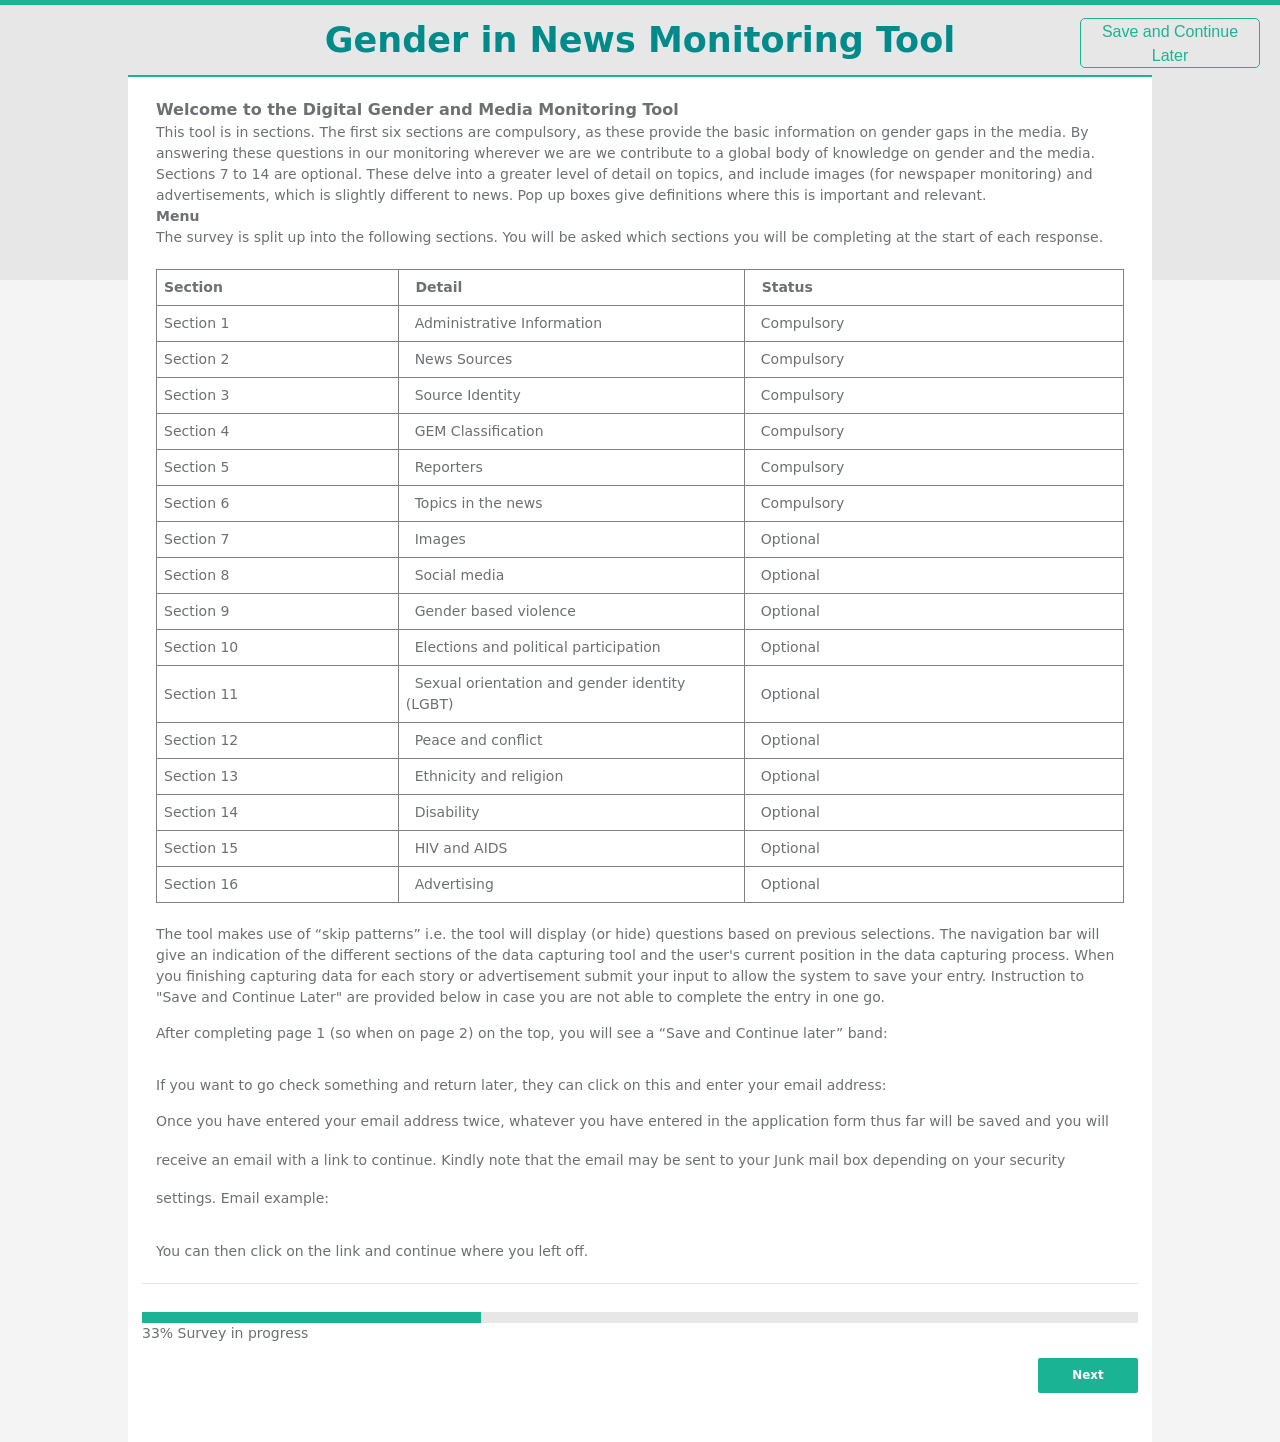
<file: frontend/index.html>
<!DOCTYPE html>
<html>
<head>
    <meta charset="utf-8" />
    <title>Survey - Gender in News Monitoring Tool</title>
    <meta name="viewport" content="width=device-width, initial-scale=1.0">
    <link type="text/css" rel="stylesheet" href="./assets/css/jquery-ui.css" />
    <link type="text/css" rel="stylesheet" href="./assets/css/survey.css" />
    <link type="text/css" rel="stylesheet" href="./assets/css/bootstrap.min.css">
    <link type="text/css" rel="stylesheet" href="./assets/css/custom.css" >
</head>

<body>
    <div class="online_status"></div>
    <div id="surveyElement"></div>
    <button class="save_resume" id="snrBtn">Save and Continue Later</button>

    <!-- Save and Resume Modal -->
    <div id="snrModal" class="modal">
        <!-- Modal content -->
        <div class="modal-content">
            <span class="close">&times;</span>
            <h2 class="modal_title">Save and Continue Later</h2>
            <i>Please supply an email address to save your progress. A unique link will be emailed to you that will allow you to return where you left off.</i>
            <div class="modal_input_group">
               <label class="modal_input_label" for="name">Email</label> 
               <input class="modal_input" type="text" name="" id="">
            </div>
            <div class="modal_input_group">
                <label class="modal_input_label" for="email">Verify Email</label> 
                <input class="modal_input" type="text" name="" id="">
            </div>
            <div class="modal_input_group">
                <button class="modal_btn">Save</button>
            </div>
        </div>
    </div>


    <!-- Survey Completed Modal -->
    <div id="scmModal" class="modal thanks">
        <!-- Modal content -->
        <div class="modal-content">
            <h3 class="modal_title success">Thank you for completing the survey!</h3>
            <div id="scmClose" class="modal_input_group close">
                <button class="close modal_btn">Close</button>
            </div>
        </div>
    </div>


    <!-- Confirm Modal -->
    <div id="cnfModal" class="modal">
            <!-- Modal content -->
            <div class="modal-content">
                <h2 class="modal_title">Are You Sure?</h2>
                <div class="modal_input_group cnf">
                    <button id="modal_btn_confirm" class="modal_btn cnf">Yes</button>
                    <button id="modal_btn_cancel" class="modal_btn cnf">Cancel</button>
                </div>
            </div>
    </div>

    <!-- Online Status  Modal -->
    <div id="onlineStatusModal" class="modal">
            <!-- Modal content -->
            <div class="modal-content">
                <i style="color:red;">You don't have Internet connectivity, Please try after sometimes.</i>
                <div class="modal_input_group">
                    <button id="online_status_btn" class="modal_btn">Close</button>
                </div>
            </div>
    </div>

   
    <script src="./assets/js/jquery.js"></script>
    <script src="./assets/js/jquery-ui.min.js"></script>
    <script src="./assets/js/survey.app.js"></script>
    <script src="./assets/js/surveyjs-widgets.js"></script>
    <script src="./assets/js/homepage.js"></script>
    <script src="./assets/js/questions.js"></script>
    <script src="./assets/js/config.js"></script>
    <script src="./assets/js/survey.js"></script>
    <script src="./assets/js/scripts.js"></script>


</body>
</html>
</file>
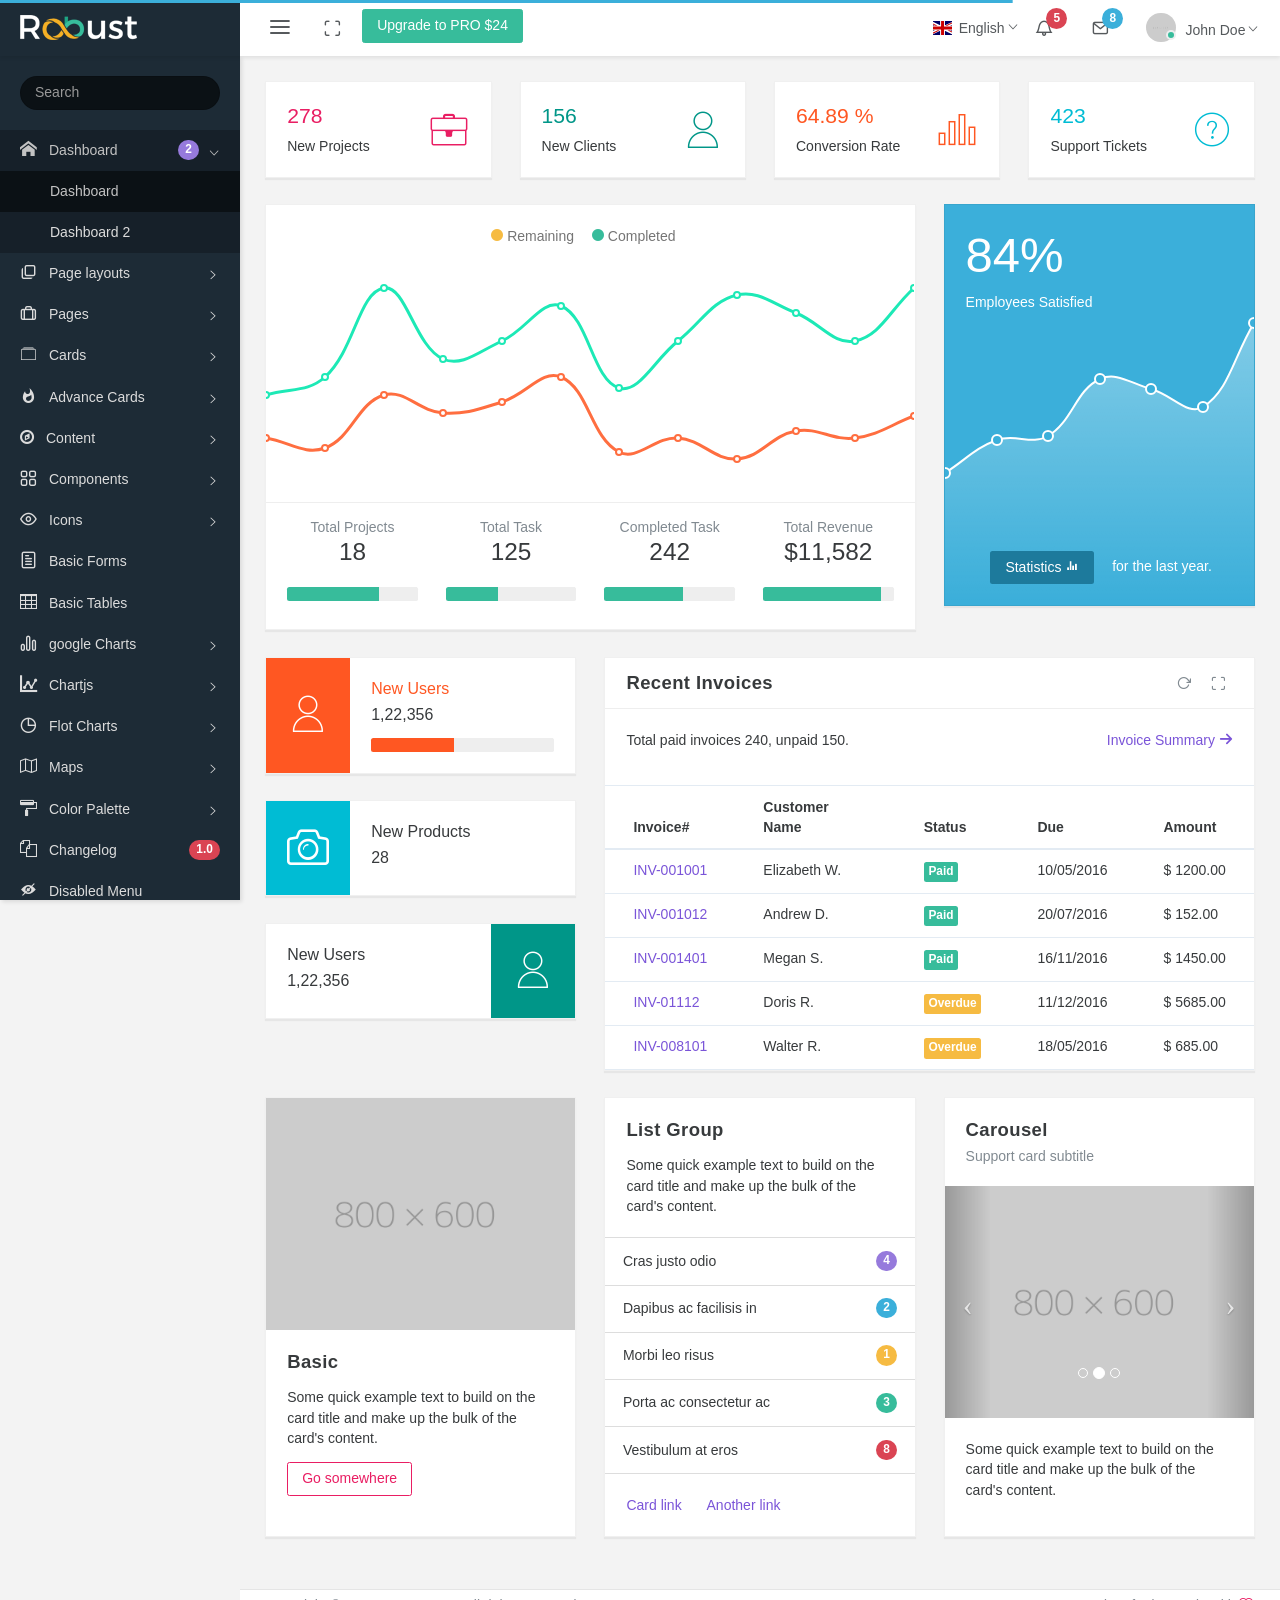
<file: frontend/dashboard/index.html>
<!DOCTYPE html>
<html lang="en" data-textdirection="ltr" class="loading">
  <head>
    <meta http-equiv="Content-Type" content="text/html; charset=UTF-8">
    <meta http-equiv="X-UA-Compatible" content="IE=edge">
    <meta name="viewport" content="width=device-width, initial-scale=1.0, user-scalable=0, minimal-ui">
    <meta name="description" content="Robust admin is super flexible, powerful, clean &amp; modern responsive bootstrap 4 admin template with unlimited possibilities.">
    <meta name="keywords" content="admin template, robust admin template, dashboard template, flat admin template, responsive admin template, web app">
    <meta name="author" content="PIXINVENT">
    <title>Project Dashboard - Robust Free Bootstrap Admin Template</title>
    <link rel="apple-touch-icon" sizes="60x60" href="./app-assets/images/ico/apple-icon-60.png">
    <link rel="apple-touch-icon" sizes="76x76" href="./app-assets/images/ico/apple-icon-76.png">
    <link rel="apple-touch-icon" sizes="120x120" href="./app-assets/images/ico/apple-icon-120.png">
    <link rel="apple-touch-icon" sizes="152x152" href="./app-assets/images/ico/apple-icon-152.png">
    <link rel="shortcut icon" type="image/x-icon" href="./app-assets/images/ico/favicon.ico">
    <link rel="shortcut icon" type="image/png" href="./app-assets/images/ico/favicon-32.png">
    <meta name="apple-mobile-web-app-capable" content="yes">
    <meta name="apple-touch-fullscreen" content="yes">
    <meta name="apple-mobile-web-app-status-bar-style" content="default">
    <!-- BEGIN VENDOR CSS-->
    <link rel="stylesheet" type="text/css" href="./app-assets/css/bootstrap.css">
    <!-- font icons-->
    <link rel="stylesheet" type="text/css" href="./app-assets/fonts/icomoon.css">
    <link rel="stylesheet" type="text/css" href="./app-assets/fonts/flag-icon-css/css/flag-icon.min.css">
    <link rel="stylesheet" type="text/css" href="./app-assets/vendors/css/extensions/pace.css">
    <!-- END VENDOR CSS-->
    <!-- BEGIN ROBUST CSS-->
    <link rel="stylesheet" type="text/css" href="./app-assets/css/bootstrap-extended.css">
    <link rel="stylesheet" type="text/css" href="./app-assets/css/app.css">
    <link rel="stylesheet" type="text/css" href="./app-assets/css/colors.css">
    <!-- END ROBUST CSS-->
    <!-- BEGIN Page Level CSS-->
    <link rel="stylesheet" type="text/css" href="./app-assets/css/core/menu/menu-types/vertical-menu.css">
    <link rel="stylesheet" type="text/css" href="./app-assets/css/core/menu/menu-types/vertical-overlay-menu.css">
    <link rel="stylesheet" type="text/css" href="./app-assets/css/core/colors/palette-gradient.css">
    <!-- END Page Level CSS-->
    <!-- BEGIN Custom CSS-->
    <link rel="stylesheet" type="text/css" href="./assets/css/style.css">
    <!-- END Custom CSS-->
  </head>
  <body data-open="click" data-menu="vertical-menu" data-col="2-columns" class="vertical-layout vertical-menu 2-columns  fixed-navbar">

    <!-- navbar-fixed-top-->
    <nav class="header-navbar navbar navbar-with-menu navbar-fixed-top navbar-semi-dark navbar-shadow">
      <div class="navbar-wrapper">
        <div class="navbar-header">
          <ul class="nav navbar-nav">
            <li class="nav-item mobile-menu hidden-md-up float-xs-left"><a class="nav-link nav-menu-main menu-toggle hidden-xs"><i class="icon-menu5 font-large-1"></i></a></li>
            <li class="nav-item"><a href="index.html" class="navbar-brand nav-link"><img alt="branding logo" src="./app-assets/images/logo/robust-logo-light.png" data-expand="./app-assets/images/logo/robust-logo-light.png" data-collapse="./app-assets/images/logo/robust-logo-small.png" class="brand-logo"></a></li>
            <li class="nav-item hidden-md-up float-xs-right"><a data-toggle="collapse" data-target="#navbar-mobile" class="nav-link open-navbar-container"><i class="icon-ellipsis pe-2x icon-icon-rotate-right-right"></i></a></li>
          </ul>
        </div>
        <div class="navbar-container content container-fluid">
          <div id="navbar-mobile" class="collapse navbar-toggleable-sm">
            <ul class="nav navbar-nav">
              <li class="nav-item hidden-sm-down"><a class="nav-link nav-menu-main menu-toggle hidden-xs"><i class="icon-menu5">         </i></a></li>
              <li class="nav-item hidden-sm-down"><a href="#" class="nav-link nav-link-expand"><i class="ficon icon-expand2"></i></a></li>
              <li class="nav-item hidden-sm-down"><a href="https://pixinvent.com/bootstrap-admin-template/robust/" target="_blank" class="btn btn-success upgrade-to-pro">Upgrade to PRO $24</a></li>
            </ul>
            <ul class="nav navbar-nav float-xs-right">
              <li class="dropdown dropdown-language nav-item"><a id="dropdown-flag" href="#" data-toggle="dropdown" aria-haspopup="true" aria-expanded="false" class="dropdown-toggle nav-link"><i class="flag-icon flag-icon-gb"></i><span class="selected-language">English</span></a>
                <div aria-labelledby="dropdown-flag" class="dropdown-menu"><a href="#" class="dropdown-item"><i class="flag-icon flag-icon-gb"></i> English</a><a href="#" class="dropdown-item"><i class="flag-icon flag-icon-fr"></i> French</a><a href="#" class="dropdown-item"><i class="flag-icon flag-icon-cn"></i> Chinese</a><a href="#" class="dropdown-item"><i class="flag-icon flag-icon-de"></i> German</a></div>
              </li>
              <li class="dropdown dropdown-notification nav-item"><a href="#" data-toggle="dropdown" class="nav-link nav-link-label"><i class="ficon icon-bell4"></i><span class="tag tag-pill tag-default tag-danger tag-default tag-up">5</span></a>
                <ul class="dropdown-menu dropdown-menu-media dropdown-menu-right">
                  <li class="dropdown-menu-header">
                    <h6 class="dropdown-header m-0"><span class="grey darken-2">Notifications</span><span class="notification-tag tag tag-default tag-danger float-xs-right m-0">5 New</span></h6>
                  </li>
                  <li class="list-group scrollable-container"><a href="javascript:void(0)" class="list-group-item">
                      <div class="media">
                        <div class="media-left valign-middle"><i class="icon-cart3 icon-bg-circle bg-cyan"></i></div>
                        <div class="media-body">
                          <h6 class="media-heading">You have new order!</h6>
                          <p class="notification-text font-small-3 text-muted">Lorem ipsum dolor sit amet, consectetuer elit.</p><small>
                            <time datetime="2015-06-11T18:29:20+08:00" class="media-meta text-muted">30 minutes ago</time></small>
                        </div>
                      </div></a><a href="javascript:void(0)" class="list-group-item">
                      <div class="media">
                        <div class="media-left valign-middle"><i class="icon-monitor3 icon-bg-circle bg-red bg-darken-1"></i></div>
                        <div class="media-body">
                          <h6 class="media-heading red darken-1">99% Server load</h6>
                          <p class="notification-text font-small-3 text-muted">Aliquam tincidunt mauris eu risus.</p><small>
                            <time datetime="2015-06-11T18:29:20+08:00" class="media-meta text-muted">Five hour ago</time></small>
                        </div>
                      </div></a><a href="javascript:void(0)" class="list-group-item">
                      <div class="media">
                        <div class="media-left valign-middle"><i class="icon-server2 icon-bg-circle bg-yellow bg-darken-3"></i></div>
                        <div class="media-body">
                          <h6 class="media-heading yellow darken-3">Warning notifixation</h6>
                          <p class="notification-text font-small-3 text-muted">Vestibulum auctor dapibus neque.</p><small>
                            <time datetime="2015-06-11T18:29:20+08:00" class="media-meta text-muted">Today</time></small>
                        </div>
                      </div></a><a href="javascript:void(0)" class="list-group-item">
                      <div class="media">
                        <div class="media-left valign-middle"><i class="icon-check2 icon-bg-circle bg-green bg-accent-3"></i></div>
                        <div class="media-body">
                          <h6 class="media-heading">Complete the task</h6><small>
                            <time datetime="2015-06-11T18:29:20+08:00" class="media-meta text-muted">Last week</time></small>
                        </div>
                      </div></a><a href="javascript:void(0)" class="list-group-item">
                      <div class="media">
                        <div class="media-left valign-middle"><i class="icon-bar-graph-2 icon-bg-circle bg-teal"></i></div>
                        <div class="media-body">
                          <h6 class="media-heading">Generate monthly report</h6><small>
                            <time datetime="2015-06-11T18:29:20+08:00" class="media-meta text-muted">Last month</time></small>
                        </div>
                      </div></a></li>
                  <li class="dropdown-menu-footer"><a href="javascript:void(0)" class="dropdown-item text-muted text-xs-center">Read all notifications</a></li>
                </ul>
              </li>
              <li class="dropdown dropdown-notification nav-item"><a href="#" data-toggle="dropdown" class="nav-link nav-link-label"><i class="ficon icon-mail6"></i><span class="tag tag-pill tag-default tag-info tag-default tag-up">8</span></a>
                <ul class="dropdown-menu dropdown-menu-media dropdown-menu-right">
                  <li class="dropdown-menu-header">
                    <h6 class="dropdown-header m-0"><span class="grey darken-2">Messages</span><span class="notification-tag tag tag-default tag-info float-xs-right m-0">4 New</span></h6>
                  </li>
                  <li class="list-group scrollable-container"><a href="javascript:void(0)" class="list-group-item">
                      <div class="media">
                        <div class="media-left"><span class="avatar avatar-sm avatar-online rounded-circle"><img src="./app-assets/images/portrait/small/avatar-s-1.png" alt="avatar"><i></i></span></div>
                        <div class="media-body">
                          <h6 class="media-heading">Margaret Govan</h6>
                          <p class="notification-text font-small-3 text-muted">I like your portfolio, let's start the project.</p><small>
                            <time datetime="2015-06-11T18:29:20+08:00" class="media-meta text-muted">Today</time></small>
                        </div>
                      </div></a><a href="javascript:void(0)" class="list-group-item">
                      <div class="media">
                        <div class="media-left"><span class="avatar avatar-sm avatar-busy rounded-circle"><img src="./app-assets/images/portrait/small/avatar-s-2.png" alt="avatar"><i></i></span></div>
                        <div class="media-body">
                          <h6 class="media-heading">Bret Lezama</h6>
                          <p class="notification-text font-small-3 text-muted">I have seen your work, there is</p><small>
                            <time datetime="2015-06-11T18:29:20+08:00" class="media-meta text-muted">Tuesday</time></small>
                        </div>
                      </div></a><a href="javascript:void(0)" class="list-group-item">
                      <div class="media">
                        <div class="media-left"><span class="avatar avatar-sm avatar-online rounded-circle"><img src="./app-assets/images/portrait/small/avatar-s-3.png" alt="avatar"><i></i></span></div>
                        <div class="media-body">
                          <h6 class="media-heading">Carie Berra</h6>
                          <p class="notification-text font-small-3 text-muted">Can we have call in this week ?</p><small>
                            <time datetime="2015-06-11T18:29:20+08:00" class="media-meta text-muted">Friday</time></small>
                        </div>
                      </div></a><a href="javascript:void(0)" class="list-group-item">
                      <div class="media">
                        <div class="media-left"><span class="avatar avatar-sm avatar-away rounded-circle"><img src="./app-assets/images/portrait/small/avatar-s-6.png" alt="avatar"><i></i></span></div>
                        <div class="media-body">
                          <h6 class="media-heading">Eric Alsobrook</h6>
                          <p class="notification-text font-small-3 text-muted">We have project party this saturday night.</p><small>
                            <time datetime="2015-06-11T18:29:20+08:00" class="media-meta text-muted">last month</time></small>
                        </div>
                      </div></a></li>
                  <li class="dropdown-menu-footer"><a href="javascript:void(0)" class="dropdown-item text-muted text-xs-center">Read all messages</a></li>
                </ul>
              </li>
              <li class="dropdown dropdown-user nav-item"><a href="#" data-toggle="dropdown" class="dropdown-toggle nav-link dropdown-user-link"><span class="avatar avatar-online"><img src="./app-assets/images/portrait/small/avatar-s-1.png" alt="avatar"><i></i></span><span class="user-name">John Doe</span></a>
                <div class="dropdown-menu dropdown-menu-right"><a href="#" class="dropdown-item"><i class="icon-head"></i> Edit Profile</a><a href="#" class="dropdown-item"><i class="icon-mail6"></i> My Inbox</a><a href="#" class="dropdown-item"><i class="icon-clipboard2"></i> Task</a><a href="#" class="dropdown-item"><i class="icon-calendar5"></i> Calender</a>
                  <div class="dropdown-divider"></div><a href="#" class="dropdown-item"><i class="icon-power3"></i> Logout</a>
                </div>
              </li>
            </ul>
          </div>
        </div>
      </div>
    </nav>

    <!-- ////////////////////////////////////////////////////////////////////////////-->


    <!-- main menu-->
    <div data-scroll-to-active="true" class="main-menu menu-fixed menu-dark menu-accordion menu-shadow">
      <!-- main menu header-->
      <div class="main-menu-header">
        <input type="text" placeholder="Search" class="menu-search form-control round"/>
      </div>
      <!-- / main menu header-->
      <!-- main menu content-->
      <div class="main-menu-content">
        <ul id="main-menu-navigation" data-menu="menu-navigation" class="navigation navigation-main">
          <li class=" nav-item"><a href="index.html"><i class="icon-home3"></i><span data-i18n="nav.dash.main" class="menu-title">Dashboard</span><span class="tag tag tag-primary tag-pill float-xs-right mr-2">2</span></a>
            <ul class="menu-content">
              <li class="active"><a href="index.html" data-i18n="nav.dash.main" class="menu-item">Dashboard</a>
              </li>
              <li><a href="dashboard-2.html" data-i18n="nav.dash.main" class="menu-item">Dashboard 2</a>
              </li>
            </ul>
          </li>
          <li class=" nav-item"><a href="#"><i class="icon-stack-2"></i><span data-i18n="nav.page_layouts.main" class="menu-title">Page layouts</span></a>
            <ul class="menu-content">
              <li><a href="layout-1-column.html" data-i18n="nav.page_layouts.1_column" class="menu-item">1 column</a>
              </li>
              <li><a href="layout-2-columns.html" data-i18n="nav.page_layouts.2_columns" class="menu-item">2 columns</a>
              </li>
              <li><a href="layout-boxed.html" data-i18n="nav.page_layouts.boxed_layout" class="menu-item">Boxed layout</a>
              </li>
              <li><a href="layout-static.html" data-i18n="nav.page_layouts.static_layout" class="menu-item">Static layout</a>
              </li>
              <li class="navigation-divider"></li>
              <li><a href="layout-light.html" data-i18n="nav.page_layouts.light_layout" class="menu-item">Light layout</a>
              </li>
              <li><a href="layout-dark.html" data-i18n="nav.page_layouts.dark_layout" class="menu-item">Dark layout</a>
              </li>
              <li><a href="layout-semi-dark.html" data-i18n="nav.page_layouts.semi_dark_layout" class="menu-item">Semi dark layout</a>
              </li>
            </ul>
          </li>
          <li class=" nav-item"><a href="#"><i class="icon-briefcase4"></i><span data-i18n="nav.project.main" class="menu-title">Pages</span></a>
            <ul class="menu-content">
              <li><a href="invoice-template.html" data-i18n="nav.invoice.invoice_template" class="menu-item">Invoice Template</a>
              </li>
              <li><a href="gallery-grid.html" data-i18n="nav.gallery_pages.gallery_grid" class="menu-item">Gallery Grid</a>
              </li>
              <li><a href="search-page.html" data-i18n="nav.search_pages.search_page" class="menu-item">Search Page</a>
              </li>
              <li><a href="search-website.html" data-i18n="nav.search_pages.search_website" class="menu-item">Search Website</a>
              </li>
              <li><a href="login-simple.html" data-i18n="nav.login_register_pages.login_simple" class="menu-item">Login Simple</a>
              </li>
              <li><a href="register-simple.html" data-i18n="nav.login_register_pages.register_simple" class="menu-item">Register Simple</a>
              </li>
              <li><a href="unlock-user.html" data-i18n="nav.login_register_pages.unlock_user" class="menu-item">Unlock User</a>
              </li>
              <li><a href="recover-password.html" data-i18n="nav.login_register_pages.recover_password" class="menu-item">Recover Password</a>
              </li>
              <li><a href="#" data-i18n="nav.error_pages.main" class="menu-item">Error</a>
                <ul class="menu-content">
                  <li><a href="error-400.html" data-i18n="nav.error_pages.error_400" class="menu-item">Error 400</a>
                  </li>
                  <li><a href="error-401.html" data-i18n="nav.error_pages.error_401" class="menu-item">Error 401</a>
                  </li>
                  <li><a href="error-403.html" data-i18n="nav.error_pages.error_403" class="menu-item">Error 403</a>
                  </li>
                  <li><a href="error-404.html" data-i18n="nav.error_pages.error_404" class="menu-item">Error 404</a>
                  </li>
                  <li><a href="error-500.html" data-i18n="nav.error_pages.error_500" class="menu-item">Error 500</a>
                  </li>
                </ul>
              </li>
              <li><a href="coming-soon-flat.html" data-i18n="nav.other_pages.coming_soon.coming_soon_flat" class="menu-item">Coming Soon</a>
              </li>
              <li><a href="under-maintenance.html" data-i18n="nav.other_pages.under_maintenance" class="menu-item">Maintenance</a>
              </li>
            </ul>
          </li>
          <li class=" nav-item"><a href="#"><i class="icon-ios-albums-outline"></i><span data-i18n="nav.cards.main" class="menu-title">Cards</span></a>
            <ul class="menu-content">
              <li><a href="card-bootstrap.html" data-i18n="nav.cards.card_bootstrap" class="menu-item">Bootstrap Cards</a>
              </li>
              <li><a href="card-actions.html" data-i18n="nav.cards.card_actions" class="menu-item">Card Action</a>
              </li>
            </ul>
          </li>
          <li class=" nav-item"><a href="#"><i class="icon-whatshot"></i><span data-i18n="nav.advance_cards.main" class="menu-title">Advance Cards</span></a>
            <ul class="menu-content">
              <li><a href="card-statistics.html" data-i18n="nav.cards.card_statistics" class="menu-item">Statistics</a>
              </li>
              <li><a href="card-charts.html" data-i18n="nav.cards.card_charts" class="menu-item">Charts</a>
              </li>
            </ul>
          </li>
          <li class=" nav-item"><a href="#"><i class="icon-compass3"></i><span data-i18n="nav.content.main" class="menu-title">Content</span></a>
            <ul class="menu-content">
              <li><a href="content-grid.html" data-i18n="nav.content.content_grid" class="menu-item">Grid</a>
              </li>
              <li><a href="content-typography.html" data-i18n="nav.content.content_typography" class="menu-item">Typography</a>
              </li>
              <li><a href="content-text-utilities.html" data-i18n="nav.content.content_text_utilities" class="menu-item">Text utilities</a>
              </li>
              <li><a href="content-helper-classes.html" data-i18n="nav.content.content_helper_classes" class="menu-item">Helper classes</a>
              </li>
            </ul>
          </li>
          <li class=" nav-item"><a href="#"><i class="icon-grid2"></i><span data-i18n="nav.components.main" class="menu-title">Components</span></a>
            <ul class="menu-content">
              <li><a href="component-alerts.html" data-i18n="nav.components.component_alerts" class="menu-item">Alerts</a>
              </li>
              <li><a href="component-buttons-basic.html" data-i18n="nav.components.components_buttons.component_buttons_basic" class="menu-item">Basic Buttons</a>
              </li>
              <li><a href="component-carousel.html" data-i18n="nav.components.component_carousel" class="menu-item">Carousel</a>
              </li>
              <li><a href="component-collapse.html" data-i18n="nav.components.component_collapse" class="menu-item">Collapse</a>
              </li>
              <li><a href="component-dropdowns.html" data-i18n="nav.components.component_dropdowns" class="menu-item">Dropdowns</a>
              </li>
              <li><a href="component-list-group.html" data-i18n="nav.components.component_list_group" class="menu-item">List Group</a>
              </li>
              <li><a href="component-modals.html" data-i18n="nav.components.component_modals" class="menu-item">Modals</a>
              </li>
              <li><a href="component-pagination.html" data-i18n="nav.components.component_pagination" class="menu-item">Pagination</a>
              </li>
              <li><a href="component-navs-component.html" data-i18n="nav.components.component_navs_component" class="menu-item">Navs Component</a>
              </li>
              <li><a href="component-tabs-component.html" data-i18n="nav.components.component_tabs_component" class="menu-item">Tabs Component</a>
              </li>
              <li><a href="component-pills-component.html" data-i18n="nav.components.component_pills_component" class="menu-item">Pills Component</a>
              </li>
              <li><a href="component-tooltips.html" data-i18n="nav.components.component_tooltips" class="menu-item">Tooltips</a>
              </li>
              <li><a href="component-popovers.html" data-i18n="nav.components.component_popovers" class="menu-item">Popovers</a>
              </li>
              <li><a href="component-tags.html" data-i18n="nav.components.component_tags" class="menu-item">Tags</a>
              </li>
              <li><a href="component-pill-tags.html" class="menu-item">Pill Tags</a>
              </li>
              <li><a href="component-progress.html" data-i18n="nav.components.component_progress" class="menu-item">Progress</a>
              </li>
              <li><a href="component-media-objects.html" data-i18n="nav.components.component_media_objects" class="menu-item">Media Objects</a>
              </li>
            </ul>
          </li>
          <li class=" nav-item"><a href="#"><i class="icon-eye6"></i><span data-i18n="nav.icons.main" class="menu-title">Icons</span></a>
            <ul class="menu-content">
              <li><a href="icons-feather.html" data-i18n="nav.icons.icons_feather" class="menu-item">Feather</a>
              </li>
              <li><a href="icons-ionicons.html" data-i18n="nav.icons.icons_ionicons" class="menu-item">Ionicons</a>
              </li>
              <li><a href="icons-fps-line.html" data-i18n="nav.icons.icons_fps_line" class="menu-item">FPS Line Icons</a>
              </li>
              <li><a href="icons-ico-moon.html" data-i18n="nav.icons.icons_ico_moon" class="menu-item">Ico Moon</a>
              </li>
              <li><a href="icons-font-awesome.html" data-i18n="nav.icons.icons_font_awesome" class="menu-item">Font Awesome</a>
              </li>
              <li><a href="icons-meteocons.html" data-i18n="nav.icons.icons_meteocons" class="menu-item">Meteocons</a>
              </li>
              <li><a href="icons-evil.html" data-i18n="nav.icons.icons_evil" class="menu-item">Evil Icons</a>
              </li>
              <li><a href="icons-linecons.html" data-i18n="nav.icons.icons_linecons" class="menu-item">Linecons</a>
              </li>
            </ul>
          </li>
          <li class=" nav-item"><a href="form-layout-basic.html"><i class="icon-paper"></i><span data-i18n="nav.form_layouts.form_layout_basic" class="menu-title">Basic Forms</span></a>
          </li>
          <li class=" nav-item"><a href="table-basic.html"><i class="icon-table2"></i><span data-i18n="nav.bootstrap_tables.table_basic" class="menu-title">Basic Tables</span></a>
          </li>
          <li class=" nav-item"><a href="#"><i class="icon-bar-graph-2"></i><span data-i18n="nav.google_charts.main" class="menu-title">google Charts</span></a>
            <ul class="menu-content">
              <li><a href="google-bar-charts.html" data-i18n="nav.google_charts.google_bar_charts" class="menu-item">Bar charts</a>
              </li>
              <li><a href="google-line-charts.html" data-i18n="nav.google_charts.google_line_charts" class="menu-item">Line charts</a>
              </li>
              <li><a href="google-pie-charts.html" data-i18n="nav.google_charts.google_pie_charts" class="menu-item">Pie charts</a>
              </li>
            </ul>
          </li>
          <li class=" nav-item"><a href="#"><i class="icon-stats-dots"></i><span data-i18n="nav.chartjs.main" class="menu-title">Chartjs</span></a>
            <ul class="menu-content">
              <li><a href="chartjs-line-charts.html" data-i18n="nav.chartjs.chartjs_line_charts" class="menu-item">Line charts</a>
              </li>
              <li><a href="chartjs-bar-charts.html" data-i18n="nav.chartjs.chartjs_bar_charts" class="menu-item">Bar charts</a>
              </li>
              <li><a href="chartjs-pie-doughnut-charts.html" data-i18n="nav.chartjs.chartjs_pie_doughnut_charts" class="menu-item">Pie &amp; Doughnut charts</a>
              </li>
            </ul>
          </li>
          <li class=" nav-item"><a href="#"><i class="icon-pie-graph2"></i><span data-i18n="nav.flot_charts.main" class="menu-title">Flot Charts</span></a>
            <ul class="menu-content">
              <li><a href="flot-line-charts.html" data-i18n="nav.flot_charts.flot_line_charts" class="menu-item">Line charts</a>
              </li>
              <li><a href="flot-bar-charts.html" data-i18n="nav.flot_charts.flot_bar_charts" class="menu-item">Bar charts</a>
              </li>
              <li><a href="flot-pie-charts.html" data-i18n="nav.flot_charts.flot_pie_charts" class="menu-item">Pie charts</a>
              </li>
            </ul>
          </li>
          <li class=" nav-item"><a href="#"><i class="icon-map22"></i><span data-i18n="nav.maps.main" class="menu-title">Maps</span></a>
            <ul class="menu-content">
              <li><a href="gmaps-basic-maps.html" data-i18n="nav.maps.google_maps.gmaps_basic_maps" class="menu-item">Maps</a>
              </li>
              <li><a href="vector-maps-jvq.html" data-i18n="nav.maps.vector_maps.vector_maps_jvq" class="menu-item">Vector Maps</a>
              </li>
            </ul>
          </li>
          <li class=" nav-item"><a href="#"><i class="icon-paint-format"></i><span data-i18n="nav.color_palette.main" class="menu-title">Color Palette</span></a>
            <ul class="menu-content">
              <li><a href="color-palette-primary.html" data-i18n="nav.color_palette.color_palette_primary" class="menu-item">Primary palette</a>
              </li>
              <li><a href="color-palette-danger.html" data-i18n="nav.color_palette.color_palette_danger" class="menu-item">Danger palette</a>
              </li>
              <li><a href="color-palette-success.html" data-i18n="nav.color_palette.color_palette_success" class="menu-item">Success palette</a>
              </li>
              <li><a href="color-palette-warning.html" data-i18n="nav.color_palette.color_palette_warning" class="menu-item">Warning palette</a>
              </li>
              <li><a href="color-palette-info.html" data-i18n="nav.color_palette.color_palette_info" class="menu-item">Info palette</a>
              </li>
              <li class="navigation-divider"></li>
              <li><a href="color-palette-red.html" data-i18n="nav.color_palette.color_palette_red" class="menu-item">Red palette</a>
              </li>
              <li><a href="color-palette-pink.html" data-i18n="nav.color_palette.color_palette_pink" class="menu-item">Pink palette</a>
              </li>
              <li><a href="color-palette-purple.html" data-i18n="nav.color_palette.color_palette_purple" class="menu-item">Purple palette</a>
              </li>
              <li><a href="color-palette-deep-purple.html" data-i18n="nav.color_palette.color_palette_deep_purple" class="menu-item">Deep Purple palette</a>
              </li>
              <li><a href="color-palette-indigo.html" data-i18n="nav.color_palette.color_palette_indigo" class="menu-item">Indigo palette</a>
              </li>
              <li><a href="color-palette-blue.html" data-i18n="nav.color_palette.color_palette_blue" class="menu-item">Blue palette</a>
              </li>
              <li><a href="color-palette-light-blue.html" data-i18n="nav.color_palette.color_palette_light_blue" class="menu-item">Light Blue palette</a>
              </li>
              <li><a href="color-palette-cyan.html" data-i18n="nav.color_palette.color_palette_cyan" class="menu-item">Cyan palette</a>
              </li>
              <li><a href="color-palette-teal.html" data-i18n="nav.color_palette.color_palette_teal" class="menu-item">Teal palette</a>
              </li>
              <li><a href="color-palette-green.html" data-i18n="nav.color_palette.color_palette_green" class="menu-item">Green palette</a>
              </li>
              <li><a href="color-palette-light-green.html" data-i18n="nav.color_palette.color_palette_light_green" class="menu-item">Light Green palette</a>
              </li>
              <li><a href="color-palette-lime.html" data-i18n="nav.color_palette.color_palette_lime" class="menu-item">Lime palette</a>
              </li>
              <li><a href="color-palette-yellow.html" data-i18n="nav.color_palette.color_palette_yellow" class="menu-item">Yellow palette</a>
              </li>
              <li><a href="color-palette-amber.html" data-i18n="nav.color_palette.color_palette_amber" class="menu-item">Amber palette</a>
              </li>
              <li><a href="color-palette-orange.html" data-i18n="nav.color_palette.color_palette_orange" class="menu-item">Orange palette</a>
              </li>
              <li><a href="color-palette-deep-orange.html" data-i18n="nav.color_palette.color_palette_deep_orange" class="menu-item">Deep Orange palette</a>
              </li>
              <li><a href="color-palette-brown.html" data-i18n="nav.color_palette.color_palette_brown" class="menu-item">Brown palette</a>
              </li>
              <li><a href="color-palette-blue-grey.html" data-i18n="nav.color_palette.color_palette_blue_grey" class="menu-item">Blue Grey palette</a>
              </li>
              <li><a href="color-palette-grey.html" data-i18n="nav.color_palette.color_palette_grey" class="menu-item">Grey palette</a>
              </li>
            </ul>
          </li>
          <li class=" nav-item"><a href="changelog.html"><i class="icon-copy"></i><span data-i18n="nav.changelog.main" class="menu-title">Changelog</span><span class="tag tag tag-pill tag-danger float-xs-right">1.0</span></a>
          </li>
          <li class="disabled nav-item"><a href="#"><i class="icon-eye-disabled"></i><span data-i18n="nav.disabled_menu.main" class="menu-title">Disabled Menu</span></a>
          </li>
          <li class=" nav-item"><a href="#"><i class="icon-android-funnel"></i><span data-i18n="nav.menu_levels.main" class="menu-title">Menu levels</span></a>
            <ul class="menu-content">
              <li><a href="#" data-i18n="nav.menu_levels.second_level" class="menu-item">Second level</a>
              </li>
              <li><a href="#" data-i18n="nav.menu_levels.second_level_child.main" class="menu-item">Second level child</a>
                <ul class="menu-content">
                  <li><a href="#" data-i18n="nav.menu_levels.second_level_child.third_level" class="menu-item">Third level</a>
                  </li>
                  <li><a href="#" data-i18n="nav.menu_levels.second_level_child.third_level_child.main" class="menu-item">Third level child</a>
                    <ul class="menu-content">
                      <li><a href="#" data-i18n="nav.menu_levels.second_level_child.third_level_child.fourth_level1" class="menu-item">Fourth level</a>
                      </li>
                      <li><a href="#" data-i18n="nav.menu_levels.second_level_child.third_level_child.fourth_level2" class="menu-item">Fourth level</a>
                      </li>
                    </ul>
                  </li>
                </ul>
              </li>
            </ul>
          </li>
          <li class=" navigation-header"><span data-i18n="nav.category.support">Support</span><i data-toggle="tooltip" data-placement="right" data-original-title="Support" class="icon-ellipsis icon-ellipsis"></i>
          </li>
          <li class=" nav-item"><a href="https://github.com/pixinvent/robust-free-bootstrap-admin-template/issues"><i class="icon-support"></i><span data-i18n="nav.support_raise_support.main" class="menu-title">Raise Support</span></a>
          </li>
          <li class=" nav-item"><a href="https://pixinvent.com/free-bootstrap-template/robust-lite/documentation"><i class="icon-document-text"></i><span data-i18n="nav.support_documentation.main" class="menu-title">Documentation</span></a>
          </li>
        </ul>
      </div>
      <!-- /main menu content-->
      <!-- main menu footer-->
      <!-- include includes/menu-footer-->
      <!-- main menu footer-->
    </div>
    <!-- / main menu-->

    <div class="app-content content container-fluid">
      <div class="content-wrapper">
        <div class="content-header row">
        </div>
        <div class="content-body"><!-- stats -->
<div class="row">
    <div class="col-xl-3 col-lg-6 col-xs-12">
        <div class="card">
            <div class="card-body">
                <div class="card-block">
                    <div class="media">
                        <div class="media-body text-xs-left">
                            <h3 class="pink">278</h3>
                            <span>New Projects</span>
                        </div>
                        <div class="media-right media-middle">
                            <i class="icon-bag2 pink font-large-2 float-xs-right"></i>
                        </div>
                    </div>
                </div>
            </div>
        </div>
    </div>
    <div class="col-xl-3 col-lg-6 col-xs-12">
        <div class="card">
            <div class="card-body">
                <div class="card-block">
                    <div class="media">
                        <div class="media-body text-xs-left">
                            <h3 class="teal">156</h3>
                            <span>New Clients</span>
                        </div>
                        <div class="media-right media-middle">
                            <i class="icon-user1 teal font-large-2 float-xs-right"></i>
                        </div>
                    </div>
                </div>
            </div>
        </div>
    </div>
    <div class="col-xl-3 col-lg-6 col-xs-12">
        <div class="card">
            <div class="card-body">
                <div class="card-block">
                    <div class="media">
                        <div class="media-body text-xs-left">
                            <h3 class="deep-orange">64.89 %</h3>
                            <span>Conversion Rate</span>
                        </div>
                        <div class="media-right media-middle">
                            <i class="icon-diagram deep-orange font-large-2 float-xs-right"></i>
                        </div>
                    </div>
                </div>
            </div>
        </div>
    </div>
    <div class="col-xl-3 col-lg-6 col-xs-12">
        <div class="card">
            <div class="card-body">
                <div class="card-block">
                    <div class="media">
                        <div class="media-body text-xs-left">
                            <h3 class="cyan">423</h3>
                            <span>Support Tickets</span>
                        </div>
                        <div class="media-right media-middle">
                            <i class="icon-ios-help-outline cyan font-large-2 float-xs-right"></i>
                        </div>
                    </div>
                </div>
            </div>
        </div>
    </div>
</div>
<!--/ stats -->
<!--/ project charts -->
<div class="row">
    <div class="col-xl-8 col-lg-12">
        <div class="card">
            <div class="card-body">
                <ul class="list-inline text-xs-center pt-2 m-0">
                    <li class="mr-1">
                        <h6><i class="icon-circle warning"></i> <span class="grey darken-1">Remaining</span></h6>
                    </li>
                    <li class="mr-1">
                        <h6><i class="icon-circle success"></i> <span class="grey darken-1">Completed</span></h6>
                    </li>
                </ul>
                <div class="chartjs height-250">
                    <canvas id="line-stacked-area" height="250"></canvas>
                </div>
            </div>
            <div class="card-footer">
                <div class="row">
                    <div class="col-xs-3 text-xs-center">
                        <span class="text-muted">Total Projects</span>
                        <h2 class="block font-weight-normal">18</h2>
                        <progress class="progress progress-xs mt-2 progress-success" value="70" max="100"></progress>
                    </div>
                    <div class="col-xs-3 text-xs-center">
                        <span class="text-muted">Total Task</span>
                        <h2 class="block font-weight-normal">125</h2>
                        <progress class="progress progress-xs mt-2 progress-success" value="40" max="100"></progress>
                    </div>
                    <div class="col-xs-3 text-xs-center">
                        <span class="text-muted">Completed Task</span>
                        <h2 class="block font-weight-normal">242</h2>
                        <progress class="progress progress-xs mt-2 progress-success" value="60" max="100"></progress>
                    </div>
                    <div class="col-xs-3 text-xs-center">
                        <span class="text-muted">Total Revenue</span>
                        <h2 class="block font-weight-normal">$11,582</h2>
                        <progress class="progress progress-xs mt-2 progress-success" value="90" max="100"></progress>
                    </div>
                </div>
            </div>
        </div>
    </div>
    <div class="col-xl-4 col-lg-12">
        <div class="card card-inverse bg-info">
            <div class="card-body">
                <div class="position-relative">
                    <div class="chart-title position-absolute mt-2 ml-2 white">
                        <h1 class="display-4">84%</h1>
                        <span>Employees Satisfied</span>
                    </div>
                    <canvas id="emp-satisfaction" class="height-400 block"></canvas>
                    <div class="chart-stats position-absolute position-bottom-0 position-right-0 mb-2 mr-3 white">
                        <a href="#" class="btn bg-info bg-darken-3 mr-1 white">Statistics <i class="icon-stats-bars"></i></a> for the last year.
                    </div>
                </div>
            </div>
        </div>
    </div>
</div>
<!--/ project charts -->
<!-- Recent invoice with Statistics -->
<div class="row match-height">
    <div class="col-xl-4 col-lg-12">
        <div class="card">
            <div class="card-body">
                <div class="media">
                    <div class="p-2 text-xs-center bg-deep-orange media-left media-middle">
                        <i class="icon-user1 font-large-2 white"></i>
                    </div>
                    <div class="p-2 media-body">
                        <h5 class="deep-orange">New Users</h5>
                        <h5 class="text-bold-400">1,22,356</h5>
                        <progress class="progress progress-sm progress-deep-orange mt-1 mb-0" value="45" max="100"></progress>
                    </div>
                </div>
            </div>
        </div>
        <div class="card">
            <div class="card-body">
                <div class="media">
                    <div class="p-2 text-xs-center bg-cyan media-left media-middle">
                        <i class="icon-camera7 font-large-2 white"></i>
                    </div>
                    <div class="p-2 media-body">
                        <h5>New Products</h5>
                        <h5 class="text-bold-400">28</h5>
                    </div>
                </div>
            </div>
        </div>
        <div class="card">
            <div class="card-body">
                <div class="media">
                    <div class="p-2 media-body text-xs-left">
                        <h5>New Users</h5>
                        <h5 class="text-bold-400">1,22,356</h5>
                    </div>
                    <div class="p-2 text-xs-center bg-teal media-right media-middle">
                        <i class="icon-user1 font-large-2 white"></i>
                    </div>
                </div>
            </div>
        </div>
    </div>
    <div class="col-xl-8 col-lg-12">
        <div class="card">
            <div class="card-header">
                <h4 class="card-title">Recent Invoices</h4>
                <a class="heading-elements-toggle"><i class="icon-ellipsis font-medium-3"></i></a>
                <div class="heading-elements">
                    <ul class="list-inline mb-0">
                        <li><a data-action="reload"><i class="icon-reload"></i></a></li>
                        <li><a data-action="expand"><i class="icon-expand2"></i></a></li>
                    </ul>
                </div>
            </div>
            <div class="card-body">
                <div class="card-block">
                    <p>Total paid invoices 240, unpaid 150. <span class="float-xs-right"><a href="#">Invoice Summary <i class="icon-arrow-right2"></i></a></span></p>
                </div>
                <div class="table-responsive">
                    <table class="table table-hover mb-0">
                        <thead>
                            <tr>
                                <th>Invoice#</th>
                                <th>Customer Name</th>
                                <th>Status</th>
                                <th>Due</th>
                                <th>Amount</th>
                            </tr>
                        </thead>
                        <tbody>
                            <tr>
                                <td class="text-truncate"><a href="#">INV-001001</a></td>
                                <td class="text-truncate">Elizabeth W.</td>
                                <td class="text-truncate"><span class="tag tag-default tag-success">Paid</span></td>
                                <td class="text-truncate">10/05/2016</td>
                                <td class="text-truncate">$ 1200.00</td>
                            </tr>
                            <tr>
                                <td class="text-truncate"><a href="#">INV-001012</a></td>
                                <td class="text-truncate">Andrew D.</td>
                                <td class="text-truncate"><span class="tag tag-default tag-success">Paid</span></td>
                                <td class="text-truncate">20/07/2016</td>
                                <td class="text-truncate">$ 152.00</td>
                            </tr>
                            <tr>
                                <td class="text-truncate"><a href="#">INV-001401</a></td>
                                <td class="text-truncate">Megan S.</td>
                                <td class="text-truncate"><span class="tag tag-default tag-success">Paid</span></td>
                                <td class="text-truncate">16/11/2016</td>
                                <td class="text-truncate">$ 1450.00</td>
                            </tr>
                            <tr>
                                <td class="text-truncate"><a href="#">INV-01112</a></td>
                                <td class="text-truncate">Doris R.</td>
                                <td class="text-truncate"><span class="tag tag-default tag-warning">Overdue</span></td>
                                <td class="text-truncate">11/12/2016</td>
                                <td class="text-truncate">$ 5685.00</td>
                            </tr>
                            <tr>
                                <td class="text-truncate"><a href="#">INV-008101</a></td>
                                <td class="text-truncate">Walter R.</td>
                                <td class="text-truncate"><span class="tag tag-default tag-warning">Overdue</span></td>
                                <td class="text-truncate">18/05/2016</td>
                                <td class="text-truncate">$ 685.00</td>
                            </tr>
                        </tbody>
                    </table>
                </div>
            </div>
        </div>
    </div>
</div>
<!-- Recent invoice with Statistics -->
<div class="row match-height">
    <div class="col-xl-4 col-md-6 col-sm-12">
        <div class="card" style="height: 440px;">
            <div class="card-body">
                <img class="card-img-top img-fluid" src="./app-assets/images/carousel/05.jpg" alt="Card image cap">
                <div class="card-block">
                    <h4 class="card-title">Basic</h4>
                    <p class="card-text">Some quick example text to build on the card title and make up the bulk of the card's content.</p>
                    <a href="#" class="btn btn-outline-pink">Go somewhere</a>
                </div>
            </div>
        </div>
    </div>
    <div class="col-xl-4 col-md-6 col-sm-12">
        <div class="card" style="height: 440px;">
            <div class="card-body">
                <div class="card-block">
                    <h4 class="card-title">List Group</h4>
                    <p class="card-text">Some quick example text to build on the card title and make up the bulk of the card's content.</p>
                </div>
                <ul class="list-group list-group-flush">
                    <li class="list-group-item">
                        <span class="tag tag-default tag-pill bg-primary float-xs-right">4</span> Cras justo odio
                    </li>
                    <li class="list-group-item">
                        <span class="tag tag-default tag-pill bg-info float-xs-right">2</span> Dapibus ac facilisis in
                    </li>
                    <li class="list-group-item">
                        <span class="tag tag-default tag-pill bg-warning float-xs-right">1</span> Morbi leo risus
                    </li>
                    <li class="list-group-item">
                        <span class="tag tag-default tag-pill bg-success float-xs-right">3</span> Porta ac consectetur ac
                    </li>
                    <li class="list-group-item">
                        <span class="tag tag-default tag-pill bg-danger float-xs-right">8</span> Vestibulum at eros
                    </li>
                </ul>
                <div class="card-block">
                    <a href="#" class="card-link">Card link</a>
                    <a href="#" class="card-link">Another link</a>
                </div>
            </div>
        </div>
    </div>
    <div class="col-xl-4 col-md-12 col-sm-12">
        <div class="card" style="height: 440px;">
            <div class="card-body">
                <div class="card-block">
                    <h4 class="card-title">Carousel</h4>
                    <h6 class="card-subtitle text-muted">Support card subtitle</h6>
                </div>
                <div id="carousel-example-generic" class="carousel slide" data-ride="carousel">
                    <ol class="carousel-indicators">
                        <li data-target="#carousel-example-generic" data-slide-to="0" class=""></li>
                        <li data-target="#carousel-example-generic" data-slide-to="1" class="active"></li>
                        <li data-target="#carousel-example-generic" data-slide-to="2" class=""></li>
                    </ol>
                    <div class="carousel-inner" role="listbox">
                        <div class="carousel-item">
                            <img src="./app-assets/images/carousel/02.jpg" alt="First slide">
                        </div>
                        <div class="carousel-item active">
                            <img src="./app-assets/images/carousel/03.jpg" alt="Second slide">
                        </div>
                        <div class="carousel-item">
                            <img src="./app-assets/images/carousel/01.jpg" alt="Third slide">
                        </div>
                    </div>
                    <a class="left carousel-control" href="#carousel-example-generic" role="button" data-slide="prev">
                        <span class="icon-prev" aria-hidden="true"></span>
                        <span class="sr-only">Previous</span>
                    </a>
                    <a class="right carousel-control" href="#carousel-example-generic" role="button" data-slide="next">
                        <span class="icon-next" aria-hidden="true"></span>
                        <span class="sr-only">Next</span>
                    </a>
                </div>
                <div class="card-block">
                    <p class="card-text">Some quick example text to build on the card title and make up the bulk of the card's content.</p>
                </div>
            </div>
        </div>
    </div>
</div>

        </div>
      </div>
    </div>
    <!-- ////////////////////////////////////////////////////////////////////////////-->


    <footer class="footer footer-static footer-light navbar-border">
      <p class="clearfix text-muted text-sm-center mb-0 px-2"><span class="float-md-left d-xs-block d-md-inline-block">Copyright  &copy; 2017 <a href="https://themeforest.net/user/pixinvent/portfolio?ref=pixinvent" target="_blank" class="text-bold-800 grey darken-2">PIXINVENT </a>, All rights reserved. </span><span class="float-md-right d-xs-block d-md-inline-block">Hand-crafted & Made with <i class="icon-heart5 pink"></i></span></p>
    </footer>

    <!-- BEGIN VENDOR JS-->
    <script src="./app-assets/js/core/libraries/jquery.min.js" type="text/javascript"></script>
    <script src="./app-assets/vendors/js/ui/tether.min.js" type="text/javascript"></script>
    <script src="./app-assets/js/core/libraries/bootstrap.min.js" type="text/javascript"></script>
    <script src="./app-assets/vendors/js/ui/perfect-scrollbar.jquery.min.js" type="text/javascript"></script>
    <script src="./app-assets/vendors/js/ui/unison.min.js" type="text/javascript"></script>
    <script src="./app-assets/vendors/js/ui/blockUI.min.js" type="text/javascript"></script>
    <script src="./app-assets/vendors/js/ui/jquery.matchHeight-min.js" type="text/javascript"></script>
    <script src="./app-assets/vendors/js/ui/screenfull.min.js" type="text/javascript"></script>
    <script src="./app-assets/vendors/js/extensions/pace.min.js" type="text/javascript"></script>
    <!-- BEGIN VENDOR JS-->
    <!-- BEGIN PAGE VENDOR JS-->
    <script src="./app-assets/vendors/js/charts/chart.min.js" type="text/javascript"></script>
    <!-- END PAGE VENDOR JS-->
    <!-- BEGIN ROBUST JS-->
    <script src="./app-assets/js/core/app-menu.js" type="text/javascript"></script>
    <script src="./app-assets/js/core/app.js" type="text/javascript"></script>
    <!-- END ROBUST JS-->
    <!-- BEGIN PAGE LEVEL JS-->
    <script src="./app-assets/js/scripts/pages/dashboard-lite.js" type="text/javascript"></script>
    <!-- END PAGE LEVEL JS-->
  </body>
</html>
</file>
<file: frontend/assets/css/survey.css>
/*!
 * surveyjs - Survey JavaScript library v1.0.14
 * Copyright (c) 2015-2018 Devsoft Baltic OÜ  - http://surveyjs.io/
 * License: MIT (http://www.opensource.org/licenses/mit-license.php)
 */
.sv_window {
  position: fixed;
  bottom: 3px;
  right: 10px;
  background-color: cadetblue;
  padding: 1px;
  font-family: "Helvetica Neue", Helvetica, Arial, sans-serif;
  font-size: 14px;
  font-style: normal;
  font-weight: 400;
  line-height: 1.42857143;
  text-align: left;
  text-align: start;
  text-decoration: none;
  text-shadow: none;
  text-transform: none;
  letter-spacing: normal;
  word-break: normal;
  word-spacing: normal;
  word-wrap: normal;
  white-space: normal;
  background-color: #fff;
  -webkit-background-clip: padding-box;
  background-clip: padding-box;
  border: 1px solid #ccc;
  border: 1px solid rgba(0, 0, 0, 0.2);
  border-radius: 6px;
  -webkit-box-shadow: 0 5px 10px rgba(0, 0, 0, 0.2);
  box-shadow: 0 5px 10px rgba(0, 0, 0, 0.2);
  line-break: auto; }

.sv_window_title {
  padding: 8px 14px;
  margin: 0;
  font-size: 14px;
  background-color: #f7f7f7;
  border-bottom: 1px solid #ebebeb;
  border-radius: 5px 5px 0 0; }

.sv_window_content {
  padding: 8px;
  margin: 0; }

.sv_window_title a,
.sv_window_title a:link,
.sv_window_title a:visited {
  text-decoration: none;
  font-size: 14px;
  font-style: normal;
  color: black; }

.sv_main.sv_frame .sv_container {
  max-width: 80%;
  margin: auto;
  padding: 0 1em; }
  .sv_main.sv_frame .sv_container .sv_header {
    padding-top: 5em;
    padding-bottom: 1em; }

.sv_main {
  background-color: #f4f4f4; }
  .sv_main hr {
    border-bottom: 1px solid #e7e7e7; }
  .sv_main input[type="button"],
  .sv_main button {
    color: white;
    background-color: #1ab394; }
    .sv_main input[type="button"]:hover,
    .sv_main button:hover {
      background-color: #179d82; }
  .sv_main .sv_q_other input,
  .sv_main .sv_q_text_root,
  .sv_main .sv_q_dropdown_control,
  .sv_main input[type="text"],
  .sv_main select,
  .sv_main textarea {
    border: 1px solid #e7e7e7;
    color: #6d7072;
    background-color: white; }
    .sv_main .sv_q_other input:focus,
    .sv_main .sv_q_text_root:focus,
    .sv_main .sv_q_dropdown_control:focus,
    .sv_main input[type="text"]:focus,
    .sv_main select:focus,
    .sv_main textarea:focus {
      border: 1px solid #1ab394; }
  .sv_main .sv_select_wrapper {
    background-color: white; }
    .sv_main .sv_select_wrapper:before {
      background-color: #1ab394; }
  .sv_main .sv_header {
    color: #6d7072; }
  .sv_main .sv_custom_header {
    background-color: #e7e7e7; }
  .sv_main .sv_container {
    color: #6d7072; }
  .sv_main .sv_body {
    background-color: white;
    border-top: 2px solid #1ab394; }
  .sv_main .sv_progress {
    background-color: #e7e7e7; }
  .sv_main .sv_progress_bar {
    background-color: #1ab394; }
  .sv_main .sv_p_root > .sv_row {
    border-bottom: 1px solid #e7e7e7; }
    .sv_main .sv_p_root > .sv_row:nth-child(odd) {
      background-color: white; }
    .sv_main .sv_p_root > .sv_row:nth-child(even) {
      background-color: #f4f4f4; }
  .sv_main .sv_q_erbox:not([style*="display: none"]):not([style*="display:none"]) {
    border: 1px solid #ed5565;
    background-color: #fcdfe2;
    color: #ed5565; }
    .sv_main .sv_q_erbox:not([style*="display: none"]):not([style*="display:none"]) + input,
    .sv_main .sv_q_erbox:not([style*="display: none"]):not([style*="display:none"]) + textarea,
    .sv_main .sv_q_erbox:not([style*="display: none"]):not([style*="display:none"]) + .sv_select_wrapper select {
      border: 1px solid #ed5565; }
      .sv_main .sv_q_erbox:not([style*="display: none"]):not([style*="display:none"]) + input:focus,
      .sv_main .sv_q_erbox:not([style*="display: none"]):not([style*="display:none"]) + textarea:focus,
      .sv_main .sv_q_erbox:not([style*="display: none"]):not([style*="display:none"]) + .sv_select_wrapper select:focus {
        outline: #ed5565 auto 5px; }
  .sv_main table.sv_q_matrix tr,
  .sv_main table.sv_q_matrix_dropdown tr,
  .sv_main table.sv_q_matrix_dynamic tr {
    border-bottom: 1px solid #e7e7e7; }
  .sv_main .sv_q_m_cell_selected {
    color: white;
    background-color: #179d82; }
  .sv_main .sv_q_rating_item.active .sv_q_rating_item_text {
    background-color: #179d82;
    border-color: #179d82;
    color: white; }
  .sv_main .sv_q_rating_item .sv_q_rating_item_text {
    border: 1px solid #e7e7e7; }
    .sv_main .sv_q_rating_item .sv_q_rating_item_text:hover {
      border: 1px solid #179d82; }

.sv_main {
  position: relative;
  width: 100%;
  font-family: "Segoe UI", Frutiger, "Frutiger Linotype", "Dejavu Sans", "Helvetica Neue", Arial, sans-serif;
  font-size: 14px; }
  .sv_main hr {
    border: none; }
  .sv_main input[type="button"],
  .sv_main button {
    font-size: 0.85em;
    font-weight: bold;
    line-height: 2em;
    border: none;
    min-width: 100px;
    cursor: pointer;
    padding: 0 2em;
    border-radius: 2px; }
  .sv_main .sv_custom_header {
    position: absolute;
    width: 100%;
    height: 74%;
    max-height: 275px; }
  .sv_main .sv_container {
    position: relative; }
    .sv_main .sv_container .sv_header {
      padding: 1em; }
      .sv_main .sv_container .sv_header h3 {
        font-size: 2em;
        font-weight: 300;
        text-align: left;
        margin: 0; }
    .sv_main .sv_container .sv_body {
      padding: 1em 1em 5em 1em; }
      .sv_main .sv_container .sv_body.sv_completed_page {
        text-align: center;
        padding: 5em 1em; }
        .sv_main .sv_container .sv_body.sv_completed_page > h3 {
          margin: 0;
          font-size: 30px;
          font-weight: 300; }
      .sv_main .sv_container .sv_body .sv_progress {
        height: 0.3em; }
        .sv_main .sv_container .sv_body .sv_progress .sv_progress_bar {
          height: 100%;
          position: relative;
          margin-top: 2em; }
          .sv_main .sv_container .sv_body .sv_progress .sv_progress_bar > span {
            position: absolute;
            top: -1.5em;
            display: inline-block; }
      .sv_main .sv_container .sv_body .sv_p_root .sv_page_title {
        font-size: 1em;
        margin-top: 0.1em;
        font-weight: normal; }
      .sv_main .sv_container .sv_body .sv_p_root .sv_p_title {
        font-weight: bold;
        font-size: 1.15em;
        margin: 1.5em 0 0 0; }
      .sv_main .sv_container .sv_body .sv_p_root > .sv_row {
        padding: 0; }
      .sv_main .sv_container .sv_body .sv_p_root .sv_q_title {
        font-weight: bold;
        font-size: 1em;
        margin: 0.5em 0; }
      .sv_main .sv_container .sv_body .sv_p_root .sv_q_description {
        margin-top: -0.6em; }
      .sv_main .sv_container .sv_body .sv_p_root .sv_q {
        padding: 0.5em 1em 1.5em 1em;
        box-sizing: border-box;
        overflow: auto; }
        .sv_main .sv_container .sv_body .sv_p_root .sv_q .sv_panel_dynamic .sv_q_title {
          font-weight: normal; }
        .sv_main .sv_container .sv_body .sv_p_root .sv_q .sv_q_erbox:not([style*="display: none"]):not([style*="display:none"]) {
          margin: 1em 0;
          padding: 1em; }
        .sv_main .sv_container .sv_body .sv_p_root .sv_q .sv_q_other input,
        .sv_main .sv_container .sv_body .sv_p_root .sv_q .sv_q_text_root,
        .sv_main .sv_container .sv_body .sv_p_root .sv_q .sv_q_dropdown_control,
        .sv_main .sv_container .sv_body .sv_p_root .sv_q input[type="text"],
        .sv_main .sv_container .sv_body .sv_p_root .sv_q select,
        .sv_main .sv_container .sv_body .sv_p_root .sv_q textarea {
          position: relative;
          width: 100%;
          box-sizing: border-box;
          font-size: 1em;
          line-height: 2em;
          padding-left: 1em; }
          .sv_main .sv_container .sv_body .sv_p_root .sv_q .sv_q_other input:focus,
          .sv_main .sv_container .sv_body .sv_p_root .sv_q .sv_q_text_root:focus,
          .sv_main .sv_container .sv_body .sv_p_root .sv_q .sv_q_dropdown_control:focus,
          .sv_main .sv_container .sv_body .sv_p_root .sv_q input[type="text"]:focus,
          .sv_main .sv_container .sv_body .sv_p_root .sv_q select:focus,
          .sv_main .sv_container .sv_body .sv_p_root .sv_q textarea:focus {
            outline: none; }
        .sv_main .sv_container .sv_body .sv_p_root .sv_q div.sv_q_text_root,
        .sv_main .sv_container .sv_body .sv_p_root .sv_q div.sv_q_dropdown_control {
          min-height: 2.43em;
          min-width: 7em; }
        .sv_main .sv_container .sv_body .sv_p_root .sv_q .sv_select_wrapper {
          width: 100%;
          position: relative;
          display: inline-block; }
          .sv_main .sv_container .sv_body .sv_p_root .sv_q .sv_select_wrapper select {
            display: block;
            background: transparent;
            appearance: none;
            -webkit-appearance: none;
            -moz-appearance: none;
            padding-right: 2.5em; }
            .sv_main .sv_container .sv_body .sv_p_root .sv_q .sv_select_wrapper select::-ms-expand {
              display: none; }
          .sv_main .sv_container .sv_body .sv_p_root .sv_q .sv_select_wrapper:before {
            padding: 1em;
            position: absolute;
            right: 1px;
            right: 0;
            top: 1px;
            background-image: url([data-uri]);
            content: "";
            background-repeat: no-repeat;
            background-position: center; }
        .sv_main .sv_container .sv_body .sv_p_root .sv_q input[type="color"] {
          min-height: 2em;
          padding: 0; }
        .sv_main .sv_container .sv_body .sv_p_root .sv_q input[type="radio"],
        .sv_main .sv_container .sv_body .sv_p_root .sv_q input[type="checkbox"] {
          margin: 0;
          margin-right: 0.55em;
          width: 1.2em;
          height: 1.2em;
          vertical-align: middle;
          font-size: 1em;
          margin-top: -0.1em; }
          .sv_main .sv_container .sv_body .sv_p_root .sv_q input[type="radio"]:focus,
          .sv_main .sv_container .sv_body .sv_p_root .sv_q input[type="checkbox"]:focus {
            outline: none; }
        .sv_main .sv_container .sv_body .sv_p_root .sv_q .sv_q_radiogroup.sv_q_radiogroup_inline:not(:last-child),
        .sv_main .sv_container .sv_body .sv_p_root .sv_q .sv_q_checkbox.sv_q_checkbox_inline:not(:last-child) {
          margin-right: 1.5em; }
        .sv_main .sv_container .sv_body .sv_p_root .sv_q .sv_q_radiogroup > label,
        .sv_main .sv_container .sv_body .sv_p_root .sv_q .sv_q_checkbox > label {
          white-space: nowrap; }
        .sv_main .sv_container .sv_body .sv_p_root .sv_q .sv_q_checkbox_inline,
        .sv_main .sv_container .sv_body .sv_p_root .sv_q .sv_q_radiogroup_inline {
          line-height: 2em; }
        .sv_main .sv_container .sv_body .sv_p_root .sv_q .sv_q_footer {
          padding: 1em 0; }
      .sv_main .sv_container .sv_body .sv_p_root table {
        width: 100%;
        border-collapse: collapse; }
        .sv_main .sv_container .sv_body .sv_p_root table.sv_q_matrix .sv_matrix_dynamic_button, .sv_main .sv_container .sv_body .sv_p_root table.sv_q_matrix_dropdown .sv_matrix_dynamic_button, .sv_main .sv_container .sv_body .sv_p_root table.sv_q_matrix_dynamic .sv_matrix_dynamic_button {
          padding: 0.3em 2em; }
        .sv_main .sv_container .sv_body .sv_p_root table.sv_q_matrix .sv_q_checkbox_label,
        .sv_main .sv_container .sv_body .sv_p_root table.sv_q_matrix .sv_q_radiogroup_label, .sv_main .sv_container .sv_body .sv_p_root table.sv_q_matrix_dropdown .sv_q_checkbox_label,
        .sv_main .sv_container .sv_body .sv_p_root table.sv_q_matrix_dropdown .sv_q_radiogroup_label, .sv_main .sv_container .sv_body .sv_p_root table.sv_q_matrix_dynamic .sv_q_checkbox_label,
        .sv_main .sv_container .sv_body .sv_p_root table.sv_q_matrix_dynamic .sv_q_radiogroup_label {
          margin-right: 1.5em; }
        .sv_main .sv_container .sv_body .sv_p_root table.sv_q_matrix td {
          min-width: 10em; }
          .sv_main .sv_container .sv_body .sv_p_root table.sv_q_matrix td .sv_q_m_label {
            position: static; }
        .sv_main .sv_container .sv_body .sv_p_root table.sv_q_matrix_dropdown .sv_qcbc .sv_q_checkbox_control_label {
          margin-right: 1.5em; }
        .sv_main .sv_container .sv_body .sv_p_root table td,
        .sv_main .sv_container .sv_body .sv_p_root table th {
          text-align: left;
          padding: 0 1em; }
        .sv_main .sv_container .sv_body .sv_p_root table td {
          padding: 0.5em;
          padding-right: 2em; }
        .sv_main .sv_container .sv_body .sv_p_root table th {
          line-height: 1.3em;
          padding: 0.5em;
          vertical-align: bottom;
          font-weight: normal; }
      .sv_main .sv_container .sv_body .sv_p_root fieldset.sv_qcbc {
        line-height: 2em;
        padding-top: 0.1em; }
      .sv_main .sv_container .sv_body .sv_p_root .sv_q_other {
        margin-left: 1em; }
      .sv_main .sv_container .sv_body .sv_p_root .sv_q_rating {
        line-height: 2em; }
        .sv_main .sv_container .sv_body .sv_p_root .sv_q_rating .sv_q_rating_item {
          cursor: pointer;
          word-spacing: -0.3em;
          font-weight: normal;
          display: inline; }
          .sv_main .sv_container .sv_body .sv_p_root .sv_q_rating .sv_q_rating_item > * {
            word-spacing: initial; }
          .sv_main .sv_container .sv_body .sv_p_root .sv_q_rating .sv_q_rating_item .sv_q_rating_item_text {
            display: inline-block;
            min-width: 2em;
            padding: 0 0.3em;
            margin-left: -1px;
            text-align: center; }
          .sv_main .sv_container .sv_body .sv_p_root .sv_q_rating .sv_q_rating_item:not(:first-child) .sv_q_rating_item_text:not(:hover) {
            border-left-color: transparent; }
        .sv_main .sv_container .sv_body .sv_p_root .sv_q_rating .sv_q_rating_min_text {
          margin-right: 0.5em; }
        .sv_main .sv_container .sv_body .sv_p_root .sv_q_rating .sv_q_rating_max_text {
          margin-left: 0.5em; }
      .sv_main .sv_container .sv_body .sv_nav {
        padding: 1em 0;
        min-height: 2em; }
        .sv_main .sv_container .sv_body .sv_nav .sv_start_btn,
        .sv_main .sv_container .sv_body .sv_nav .sv_next_btn,
        .sv_main .sv_container .sv_body .sv_nav .sv_complete_btn {
          float: right; }
        .sv_main .sv_container .sv_body .sv_nav .sv_prev_btn {
          float: left; }
</file>
<file: frontend/assets/css/custom.css>
/* Body css customized*/
.sv_body{
  width: 80%;
  margin: auto;
}
/* Header Title */
.sv_main .sv_container .sv_header h3 {
  font-size: 2.5em;
  font-weight: bold;
  color: darkcyan;
}
/* 
  Question Set Title 
*/
.sv_main .sv_container .sv_header h3 {
  text-align: center;
}
/* 
  Section Header Title
*/
.sv_main .sv_container .sv_body .sv_p_root .sv_page_title {
  font-size: 1.5em;
}

/* Button Height Customized */
.sv_main input[type="button"], .sv_main button {
  line-height: 3em;
}



/* Prograss Bar css */
.sv_main .sv_container .sv_body .sv_progress {
  height: 0.8em;
}
/*
save and resume letter button 
 */

.save_resume{
  width: 180px;
  height: 50px;
  border-radius: 5px;
  position: absolute;
  right: 20px;
  top: 18px;
  cursor: pointer;
  color: #1ab394;
  background: #e7e7e7;
  border: 1px solid;
  outline: none;
  transition: all 1s;
  
}
.save_resume.offline{
  border: 1px solid rgba(255, 0, 0, 0.555);
  color: rgba(255, 0, 0, 0.555);
}

/* Modal Css */
/* The Modal (background) */
.modal {
  display: none; /* Hidden by default */
  position: fixed; /* Stay in place */
  z-index: 1; /* Sit on top */
  padding-top: 100px; /* Location of the box */
  left: 0;
  top: 0;
  width: 100%; /* Full width */
  height: 100%; /* Full height */
  overflow: auto; /* Enable scroll if needed */
  background-color: rgb(0,0,0); /* Fallback color */
  background-color: rgba(0,0,0,0.4); /* Black w/ opacity */
}
.modal.thanks{
  background-color: rgba(0,0,0,1); /* Black w/ opacity */
}
/* Modal Content */
.modal-content {
  background-color: #fefefe;
  margin: auto;
  padding: 20px;
  border: 1px solid #888;
  width: 40%;
  animation-name: modal_appear;
  animation-duration: 1s;
  box-shadow: 0px 0px 0px rgba(0,0,0,0.4);
}

/* 
  All keyframes
 */
@keyframes modal_appear{
  0% {
    opacity: 0;
  }
  100%{
    opacity: 1;
  }
}
/* The Close Button */
.close {
  color: #aaaaaa;
  float: right;
  font-size: 28px;
  font-weight: bold;
}

.close:hover,
.close:focus {
  color: #000;
  text-decoration: none;
  cursor: pointer;
}

.modal_title{
  margin: auto;
  color: #888;
  margin-bottom: 10px;
}
.modal_title.success{
  color: #1ab394;
}
.modal_input_group{
  padding: 10px;
  margin: 5px;
  display: flex;
  flex-direction: column;
}
.modal_input_label{
  text-align: left;
}
.modal_input{
  outline: none;
  border: none;
  border-bottom: 1px solid rgb(26, 179, 148);
}
.modal_btn{
  background-color: transparent;
  border-radius: 5px;
  margin: auto;
  width: 100%;
  border: 1px solid rgb(26, 179, 148);
  outline: none;
  cursor: pointer;
}
.online_status{
  width:100%;
  height: 5px;
  background-color:#1ab394;
  transition: all 1s;
}
.online_status.offline{
  background-color: rgba(255, 0, 0, 0.555);
}
.sv_main.sv_default_css .sv_progress_bar{
  transition: all 1s;
}
.sv_main.sv_default_css .sv_progress_bar.offline{
  background-color: rgba(255, 0, 0, 0.555);
}
.sv_p_root{
  transition: all 1s;
}
/* 
  Media queries
*/
@media only screen and (max-width: 700px)  {
  .sv_body{
    width: 95%;
    margin: auto;
  }
}

.modal_input_group.cnf{
  flex-direction: row;
}
.modal_btn.cnf{
  margin: 10px;
}
</file>
<file: frontend/dashboard/app-assets/fonts/icomoon.css>
/*
* Used base64 fonts to fix firefox cross-domain issue
*/
@font-face {
    font-family: 'icomoon';
    src:  url('icomoon/icomoon.eot?1ki0q8');
    src:  url('icomoon/icomoon.eot?1ki0q8#iefix') format('embedded-opentype'),
      url('icomoon/icomoon.ttf?1ki0q8') format('truetype'),
      url('icomoon/icomoon.woff?1ki0q8') format('woff'),
      url('icomoon/icomoon.svg?1ki0q8#icomoon') format('svg');
    font-weight: normal;
    font-style: normal;

}

[class^="icon-"], [class*=" icon-"] {
  /* use !important to prevent issues with browser extensions that change fonts */
  font-family: 'icomoon' !important;
  speak: none;
  font-style: normal;
  font-weight: normal;
  font-variant: normal;
  text-transform: none;
  line-height: 1;

  /* Better Font Rendering =========== */
  -webkit-font-smoothing: antialiased;
  -moz-osx-font-smoothing: grayscale;
}

.icon-add_to_queue:before {
  content: "\e05c";
}
.icon-flight:before {
  content: "\e539";
}
.icon-airplanemode_inactive:before {
  content: "\e194";
}
.icon-bubble_chart:before {
  content: "\e6dd";
}
.icon-camera9:before {
  content: "\e3af";
}
.icon-cast:before {
  content: "\e307";
}
.icon-chat_bubble_outline:before {
  content: "\e0cb";
}
.icon-clear_all:before {
  content: "\e0b8";
}
.icon-crop4:before {
  content: "\e3be";
}
.icon-dashboard2:before {
  content: "\e871";
}
.icon-filter_list:before {
  content: "\e152";
}
.icon-fingerprint:before {
  content: "\ef98";
}
.icon-format_paint:before {
  content: "\e243";
}
.icon-grain:before {
  content: "\e3ea";
}
.icon-graphic_eq:before {
  content: "\e1b8";
}
.icon-line_style:before {
  content: "\ef99";
}
.icon-more_horiz:before {
  content: "\e5d3";
}
.icon-more_vert:before {
  content: "\e5d4";
}
.icon-network_cell:before {
  content: "\e1b9";
}
.icon-opacity:before {
  content: "\ef9a";
}
.icon-panorama_horizontal:before {
  content: "\e40d";
}
.icon-panorama_vertical:before {
  content: "\e40e";
}
.icon-panorama_wide_angle:before {
  content: "\e40f";
}
.icon-perm_data_setting:before {
  content: "\e8a4";
}
.icon-pie_chart:before {
  content: "\e6c4";
}
.icon-security:before {
  content: "\e32a";
}
.icon-smoke_free:before {
  content: "\ef9b";
}
.icon-smoking_rooms:before {
  content: "\ef9c";
}
.icon-texture:before {
  content: "\e421";
}
.icon-timeline:before {
  content: "\ef9d";
}
.icon-trending_down:before {
  content: "\e8e3";
}
.icon-trending_up:before {
  content: "\e8e5";
}
.icon-tune:before {
  content: "\e429";
}
.icon-vertical_align_bottom:before {
  content: "\e258";
}
.icon-watch2:before {
  content: "\e334";
}
.icon-weekend:before {
  content: "\e16b";
}
.icon-whatshot:before {
  content: "\e80e";
}
.icon-wifi3:before {
  content: "\e63e";
}
.icon-eye6:before {
  content: "\e000";
}
.icon-paper-clip:before {
  content: "\e001";
}
.icon-mail6:before {
  content: "\e002";
}
.icon-toggle2:before {
  content: "\e003";
}
.icon-layout:before {
  content: "\e004";
}
.icon-link4:before {
  content: "\e005";
}
.icon-bell4:before {
  content: "\e006";
}
.icon-lock4:before {
  content: "\e007";
}
.icon-unlock2:before {
  content: "\e008";
}
.icon-ribbon:before {
  content: "\e009";
}
.icon-image4:before {
  content: "\e010";
}
.icon-signal2:before {
  content: "\e011";
}
.icon-target2:before {
  content: "\e012";
}
.icon-clipboard4:before {
  content: "\e013";
}
.icon-clock5:before {
  content: "\e014";
}
.icon-watch:before {
  content: "\e015";
}
.icon-air-play:before {
  content: "\e016";
}
.icon-camera8:before {
  content: "\e017";
}
.icon-video2:before {
  content: "\e018";
}
.icon-disc2:before {
  content: "\e019";
}
.icon-printer4:before {
  content: "\e020";
}
.icon-monitor3:before {
  content: "\e021";
}
.icon-server2:before {
  content: "\e022";
}
.icon-cog3:before {
  content: "\e023";
}
.icon-heart6:before {
  content: "\e024";
}
.icon-paragraph2:before {
  content: "\e025";
}
.icon-align-justify2:before {
  content: "\e026";
}
.icon-align-left2:before {
  content: "\e027";
}
.icon-align-center2:before {
  content: "\e028";
}
.icon-align-right2:before {
  content: "\e029";
}
.icon-book3:before {
  content: "\e030";
}
.icon-layers:before {
  content: "\e031";
}
.icon-stack3:before {
  content: "\e032";
}
.icon-stack-2:before {
  content: "\e033";
}
.icon-paper:before {
  content: "\e034";
}
.icon-paper-stack:before {
  content: "\e035";
}
.icon-search7:before {
  content: "\e036";
}
.icon-zoom-in2:before {
  content: "\e037";
}
.icon-zoom-out2:before {
  content: "\e038";
}
.icon-reply4:before {
  content: "\e039";
}
.icon-circle-plus:before {
  content: "\e040";
}
.icon-circle-minus:before {
  content: "\e041";
}
.icon-circle-check:before {
  content: "\e042";
}
.icon-circle-cross:before {
  content: "\e043";
}
.icon-square-plus:before {
  content: "\e044";
}
.icon-square-minus:before {
  content: "\e045";
}
.icon-square-check:before {
  content: "\e046";
}
.icon-square-cross:before {
  content: "\e047";
}
.icon-microphone2:before {
  content: "\e048";
}
.icon-record2:before {
  content: "\e049";
}
.icon-skip-back:before {
  content: "\e050";
}
.icon-rewind:before {
  content: "\e051";
}
.icon-play5:before {
  content: "\e052";
}
.icon-pause4:before {
  content: "\e053";
}
.icon-stop4:before {
  content: "\e054";
}
.icon-fast-forward2:before {
  content: "\e055";
}
.icon-skip-forward2:before {
  content: "\e056";
}
.icon-shuffle3:before {
  content: "\e057";
}
.icon-repeat2:before {
  content: "\e058";
}
.icon-folder4:before {
  content: "\e059";
}
.icon-umbrella3:before {
  content: "\e060";
}
.icon-moon3:before {
  content: "\e061";
}
.icon-thermometer3:before {
  content: "\e062";
}
.icon-drop:before {
  content: "\e063";
}
.icon-sun5:before {
  content: "\e064";
}
.icon-cloud10:before {
  content: "\e065";
}
.icon-cloud-upload3:before {
  content: "\e066";
}
.icon-cloud-download3:before {
  content: "\e067";
}
.icon-upload5:before {
  content: "\e068";
}
.icon-download5:before {
  content: "\e069";
}
.icon-location4:before {
  content: "\e070";
}
.icon-location-2:before {
  content: "\e071";
}
.icon-map6:before {
  content: "\e072";
}
.icon-battery:before {
  content: "\e073";
}
.icon-head:before {
  content: "\e074";
}
.icon-briefcase4:before {
  content: "\e075";
}
.icon-speech-bubble:before {
  content: "\e076";
}
.icon-anchor2:before {
  content: "\e077";
}
.icon-globe2:before {
  content: "\e078";
}
.icon-box:before {
  content: "\e079";
}
.icon-reload:before {
  content: "\e080";
}
.icon-share4:before {
  content: "\e081";
}
.icon-marquee:before {
  content: "\e082";
}
.icon-marquee-plus:before {
  content: "\e083";
}
.icon-marquee-minus:before {
  content: "\e084";
}
.icon-tag3:before {
  content: "\e085";
}
.icon-power3:before {
  content: "\e086";
}
.icon-command2:before {
  content: "\e087";
}
.icon-alt:before {
  content: "\e088";
}
.icon-esc:before {
  content: "\e089";
}
.icon-bar-graph:before {
  content: "\e090";
}
.icon-bar-graph-2:before {
  content: "\e091";
}
.icon-pie-graph2:before {
  content: "\e092";
}
.icon-star6:before {
  content: "\e093";
}
.icon-arrow-left4:before {
  content: "\e094";
}
.icon-arrow-right4:before {
  content: "\e095";
}
.icon-arrow-up4:before {
  content: "\e096";
}
.icon-arrow-down4:before {
  content: "\e097";
}
.icon-volume:before {
  content: "\e098";
}
.icon-mute:before {
  content: "\e099";
}
.icon-content-right:before {
  content: "\e100";
}
.icon-content-left:before {
  content: "\e101";
}
.icon-grid2:before {
  content: "\e102";
}
.icon-grid-2:before {
  content: "\e103";
}
.icon-columns2:before {
  content: "\e104";
}
.icon-loader:before {
  content: "\e105";
}
.icon-bag3:before {
  content: "\e106";
}
.icon-ban2:before {
  content: "\e107";
}
.icon-flag4:before {
  content: "\e108";
}
.icon-trash4:before {
  content: "\e109";
}
.icon-expand2:before {
  content: "\e110";
}
.icon-contract:before {
  content: "\e111";
}
.icon-maximize:before {
  content: "\e112";
}
.icon-minimize:before {
  content: "\e113";
}
.icon-plus4:before {
  content: "\e114";
}
.icon-minus4:before {
  content: "\e115";
}
.icon-check2:before {
  content: "\e116";
}
.icon-cross2:before {
  content: "\e117";
}
.icon-move:before {
  content: "\e118";
}
.icon-delete:before {
  content: "\e119";
}
.icon-menu5:before {
  content: "\e120";
}
.icon-archive3:before {
  content: "\e121";
}
.icon-inbox2:before {
  content: "\e122";
}
.icon-outbox:before {
  content: "\e123";
}
.icon-file2:before {
  content: "\e124";
}
.icon-file-add:before {
  content: "\e125";
}
.icon-file-subtract:before {
  content: "\e126";
}
.icon-help2:before {
  content: "\e127";
}
.icon-open:before {
  content: "\e128";
}
.icon-ellipsis:before {
  content: "\e129";
}
.icon-alert:before {
  content: "\e900";
}
.icon-alert-circled:before {
  content: "\e901";
}
.icon-android-add:before {
  content: "\e902";
}
.icon-android-add-circle:before {
  content: "\e903";
}
.icon-android-alarm-clock:before {
  content: "\e904";
}
.icon-android-alert:before {
  content: "\e905";
}
.icon-android-apps:before {
  content: "\e906";
}
.icon-android-archive:before {
  content: "\e907";
}
.icon-android-arrow-back:before {
  content: "\e908";
}
.icon-android-arrow-down:before {
  content: "\e909";
}
.icon-android-arrow-dropdown:before {
  content: "\e90a";
}
.icon-android-arrow-dropdown-circle:before {
  content: "\e90b";
}
.icon-android-arrow-dropleft:before {
  content: "\e90c";
}
.icon-android-arrow-dropleft-circle:before {
  content: "\e90d";
}
.icon-android-arrow-dropright:before {
  content: "\e90e";
}
.icon-android-arrow-dropright-circle:before {
  content: "\e90f";
}
.icon-android-arrow-dropup:before {
  content: "\e910";
}
.icon-android-arrow-dropup-circle:before {
  content: "\e911";
}
.icon-android-arrow-forward:before {
  content: "\e912";
}
.icon-android-arrow-up:before {
  content: "\e913";
}
.icon-android-attach:before {
  content: "\e914";
}
.icon-android-bar:before {
  content: "\e915";
}
.icon-android-bicycle:before {
  content: "\e916";
}
.icon-android-boat:before {
  content: "\e917";
}
.icon-android-bookmark:before {
  content: "\e918";
}
.icon-android-bulb:before {
  content: "\e919";
}
.icon-android-bus:before {
  content: "\e91a";
}
.icon-android-calendar:before {
  content: "\e91b";
}
.icon-android-call:before {
  content: "\e91c";
}
.icon-android-camera:before {
  content: "\e91d";
}
.icon-android-cancel:before {
  content: "\e91e";
}
.icon-android-car:before {
  content: "\e91f";
}
.icon-android-cart:before {
  content: "\e920";
}
.icon-android-chat:before {
  content: "\e921";
}
.icon-android-checkbox:before {
  content: "\e922";
}
.icon-android-checkbox-blank:before {
  content: "\e923";
}
.icon-android-checkbox-outline:before {
  content: "\e924";
}
.icon-android-checkbox-outline-blank:before {
  content: "\e925";
}
.icon-android-checkmark-circle:before {
  content: "\e926";
}
.icon-android-clipboard:before {
  content: "\e927";
}
.icon-android-close:before {
  content: "\e928";
}
.icon-android-cloud:before {
  content: "\e929";
}
.icon-android-cloud-circle:before {
  content: "\e92a";
}
.icon-android-cloud-done:before {
  content: "\e92b";
}
.icon-android-cloud-outline:before {
  content: "\e92c";
}
.icon-android-color-palette:before {
  content: "\e92d";
}
.icon-android-compass:before {
  content: "\e92e";
}
.icon-android-contact:before {
  content: "\e92f";
}
.icon-android-contacts:before {
  content: "\e930";
}
.icon-android-contract:before {
  content: "\e931";
}
.icon-android-create:before {
  content: "\e932";
}
.icon-android-delete:before {
  content: "\e933";
}
.icon-android-desktop:before {
  content: "\e934";
}
.icon-android-document:before {
  content: "\e935";
}
.icon-android-done:before {
  content: "\e936";
}
.icon-android-done-all:before {
  content: "\e937";
}
.icon-android-download:before {
  content: "\e938";
}
.icon-android-drafts:before {
  content: "\e939";
}
.icon-android-exit:before {
  content: "\e93a";
}
.icon-android-expand:before {
  content: "\e93b";
}
.icon-android-favorite:before {
  content: "\e93c";
}
.icon-android-favorite-outline:before {
  content: "\e93d";
}
.icon-android-film:before {
  content: "\e93e";
}
.icon-android-folder:before {
  content: "\e93f";
}
.icon-android-folder-open:before {
  content: "\e940";
}
.icon-android-funnel:before {
  content: "\e941";
}
.icon-android-globe:before {
  content: "\e942";
}
.icon-android-hand:before {
  content: "\e943";
}
.icon-android-hangout:before {
  content: "\e944";
}
.icon-android-happy:before {
  content: "\e945";
}
.icon-android-home:before {
  content: "\e946";
}
.icon-android-image:before {
  content: "\e947";
}
.icon-android-laptop:before {
  content: "\e948";
}
.icon-android-list:before {
  content: "\e949";
}
.icon-android-locate:before {
  content: "\e94a";
}
.icon-android-lock:before {
  content: "\e94b";
}
.icon-android-mail:before {
  content: "\e94c";
}
.icon-android-map:before {
  content: "\e94d";
}
.icon-android-menu:before {
  content: "\e94e";
}
.icon-android-microphone:before {
  content: "\e94f";
}
.icon-android-microphone-off:before {
  content: "\e950";
}
.icon-android-more-horizontal:before {
  content: "\e951";
}
.icon-android-more-vertical:before {
  content: "\e952";
}
.icon-android-navigate:before {
  content: "\e953";
}
.icon-android-notifications:before {
  content: "\e954";
}
.icon-android-notifications-none:before {
  content: "\e955";
}
.icon-android-notifications-off:before {
  content: "\e956";
}
.icon-android-open:before {
  content: "\e957";
}
.icon-android-options:before {
  content: "\e958";
}
.icon-android-people:before {
  content: "\e959";
}
.icon-android-person:before {
  content: "\e95a";
}
.icon-android-person-add:before {
  content: "\e95b";
}
.icon-android-phone-landscape:before {
  content: "\e95c";
}
.icon-android-phone-portrait:before {
  content: "\e95d";
}
.icon-android-pin:before {
  content: "\e95e";
}
.icon-android-plane:before {
  content: "\e95f";
}
.icon-android-playstore:before {
  content: "\e960";
}
.icon-android-print:before {
  content: "\e961";
}
.icon-android-radio-button-off:before {
  content: "\e962";
}
.icon-android-radio-button-on:before {
  content: "\e963";
}
.icon-android-refresh:before {
  content: "\e964";
}
.icon-android-remove:before {
  content: "\e965";
}
.icon-android-remove-circle:before {
  content: "\e966";
}
.icon-android-restaurant:before {
  content: "\e967";
}
.icon-android-sad:before {
  content: "\e968";
}
.icon-android-search:before {
  content: "\e969";
}
.icon-android-send:before {
  content: "\e96a";
}
.icon-android-settings:before {
  content: "\e96b";
}
.icon-android-share:before {
  content: "\e96c";
}
.icon-android-share-alt:before {
  content: "\e96d";
}
.icon-android-star:before {
  content: "\e96e";
}
.icon-android-star-half:before {
  content: "\e96f";
}
.icon-android-star-outline:before {
  content: "\e970";
}
.icon-android-stopwatch:before {
  content: "\e971";
}
.icon-android-subway:before {
  content: "\e972";
}
.icon-android-sunny:before {
  content: "\e973";
}
.icon-android-sync:before {
  content: "\e974";
}
.icon-android-textsms:before {
  content: "\e975";
}
.icon-android-time:before {
  content: "\e976";
}
.icon-android-train:before {
  content: "\e977";
}
.icon-android-unlock:before {
  content: "\e978";
}
.icon-android-upload:before {
  content: "\e979";
}
.icon-android-volume-down:before {
  content: "\e97a";
}
.icon-android-volume-mute:before {
  content: "\e97b";
}
.icon-android-volume-off:before {
  content: "\e97c";
}
.icon-android-volume-up:before {
  content: "\e97d";
}
.icon-android-walk:before {
  content: "\e97e";
}
.icon-android-warning:before {
  content: "\e97f";
}
.icon-android-watch:before {
  content: "\e980";
}
.icon-android-wifi:before {
  content: "\e981";
}
.icon-aperture:before {
  content: "\e982";
}
.icon-archive:before {
  content: "\e983";
}
.icon-arrow-down-a:before {
  content: "\e984";
}
.icon-arrow-down-b:before {
  content: "\e985";
}
.icon-arrow-down-c:before {
  content: "\e986";
}
.icon-arrow-expand:before {
  content: "\e987";
}
.icon-arrow-graph-down-left:before {
  content: "\e988";
}
.icon-arrow-graph-down-right:before {
  content: "\e989";
}
.icon-arrow-graph-up-left:before {
  content: "\e98a";
}
.icon-arrow-graph-up-right:before {
  content: "\e98b";
}
.icon-arrow-left-a:before {
  content: "\e98c";
}
.icon-arrow-left-b:before {
  content: "\e98d";
}
.icon-arrow-left-c:before {
  content: "\e98e";
}
.icon-arrow-move:before {
  content: "\e98f";
}
.icon-arrow-resize:before {
  content: "\e990";
}
.icon-arrow-return-left:before {
  content: "\e991";
}
.icon-arrow-return-right:before {
  content: "\e992";
}
.icon-arrow-right-a:before {
  content: "\e993";
}
.icon-arrow-right-b:before {
  content: "\e994";
}
.icon-arrow-right-c:before {
  content: "\e995";
}
.icon-arrow-shrink:before {
  content: "\e996";
}
.icon-arrow-swap:before {
  content: "\e997";
}
.icon-arrow-up-a:before {
  content: "\e998";
}
.icon-arrow-up-b:before {
  content: "\e999";
}
.icon-arrow-up-c:before {
  content: "\e99a";
}
.icon-asterisk:before {
  content: "\e99b";
}
.icon-at:before {
  content: "\e99c";
}
.icon-backspace:before {
  content: "\e99d";
}
.icon-backspace-outline:before {
  content: "\e99e";
}
.icon-bag:before {
  content: "\e99f";
}
.icon-battery-charging:before {
  content: "\e9a0";
}
.icon-battery-empty:before {
  content: "\e9a1";
}
.icon-battery-full:before {
  content: "\e9a2";
}
.icon-battery-half:before {
  content: "\e9a3";
}
.icon-battery-low:before {
  content: "\e9a4";
}
.icon-beaker:before {
  content: "\e9a5";
}
.icon-beer:before {
  content: "\e9a6";
}
.icon-bluetooth:before {
  content: "\e9a7";
}
.icon-bonfire:before {
  content: "\e9a8";
}
.icon-bookmark:before {
  content: "\e9a9";
}
.icon-bowtie:before {
  content: "\e9aa";
}
.icon-briefcase:before {
  content: "\e9ab";
}
.icon-bug:before {
  content: "\e9ac";
}
.icon-calculator:before {
  content: "\e9ad";
}
.icon-calendar:before {
  content: "\e9ae";
}
.icon-camera:before {
  content: "\e9af";
}
.icon-card:before {
  content: "\e9b0";
}
.icon-cash:before {
  content: "\e9b1";
}
.icon-chatbox:before {
  content: "\e9b2";
}
.icon-chatboxes:before {
  content: "\e9b3";
}
.icon-chatbox-working:before {
  content: "\e9b4";
}
.icon-chatbubble:before {
  content: "\e9b5";
}
.icon-chatbubbles:before {
  content: "\e9b6";
}
.icon-chatbubble-working:before {
  content: "\e9b7";
}
.icon-checkmark:before {
  content: "\e9b8";
}
.icon-checkmark-circled:before {
  content: "\e9b9";
}
.icon-checkmark-round:before {
  content: "\e9ba";
}
.icon-chevron-down:before {
  content: "\e9bb";
}
.icon-chevron-left:before {
  content: "\e9bc";
}
.icon-chevron-right:before {
  content: "\e9bd";
}
.icon-chevron-up:before {
  content: "\e9be";
}
.icon-clipboard:before {
  content: "\e9bf";
}
.icon-clock:before {
  content: "\e9c0";
}
.icon-close:before {
  content: "\e9c1";
}
.icon-close-circled:before {
  content: "\e9c2";
}
.icon-closed-captioning:before {
  content: "\e9c3";
}
.icon-close-round:before {
  content: "\e9c4";
}
.icon-cloud:before {
  content: "\e9c5";
}
.icon-code:before {
  content: "\e9c6";
}
.icon-code-download:before {
  content: "\e9c7";
}
.icon-code-working:before {
  content: "\e9c8";
}
.icon-coffee:before {
  content: "\e9c9";
}
.icon-compass:before {
  content: "\e9ca";
}
.icon-compose:before {
  content: "\e9cb";
}
.icon-connection-bars:before {
  content: "\e9cc";
}
.icon-contrast:before {
  content: "\e9cd";
}
.icon-crop:before {
  content: "\e9ce";
}
.icon-cube:before {
  content: "\e9cf";
}
.icon-disc:before {
  content: "\e9d0";
}
.icon-document:before {
  content: "\e9d1";
}
.icon-document-text:before {
  content: "\e9d2";
}
.icon-drag:before {
  content: "\e9d3";
}
.icon-earth:before {
  content: "\e9d4";
}
.icon-easel:before {
  content: "\e9d5";
}
.icon-edit:before {
  content: "\e9d6";
}
.icon-egg:before {
  content: "\e9d7";
}
.icon-eject:before {
  content: "\e9d8";
}
.icon-email:before {
  content: "\e9d9";
}
.icon-email-unread:before {
  content: "\e9da";
}
.icon-erlenmeyer-flask:before {
  content: "\e9db";
}
.icon-erlenmeyer-flask-bubbles:before {
  content: "\e9dc";
}
.icon-eye:before {
  content: "\e9dd";
}
.icon-eye-disabled:before {
  content: "\e9de";
}
.icon-female:before {
  content: "\e9df";
}
.icon-filing:before {
  content: "\e9e0";
}
.icon-film-marker:before {
  content: "\e9e1";
}
.icon-fireball:before {
  content: "\e9e2";
}
.icon-flag:before {
  content: "\e9e3";
}
.icon-flame:before {
  content: "\e9e4";
}
.icon-flash:before {
  content: "\e9e5";
}
.icon-flash-off:before {
  content: "\e9e6";
}
.icon-folder:before {
  content: "\e9e7";
}
.icon-fork:before {
  content: "\e9e8";
}
.icon-fork-repo:before {
  content: "\e9e9";
}
.icon-forward:before {
  content: "\e9ea";
}
.icon-funnel:before {
  content: "\e9eb";
}
.icon-gear-a:before {
  content: "\e9ec";
}
.icon-gear-b:before {
  content: "\e9ed";
}
.icon-grid:before {
  content: "\e9ee";
}
.icon-hammer:before {
  content: "\e9ef";
}
.icon-happy:before {
  content: "\e9f0";
}
.icon-happy-outline:before {
  content: "\e9f1";
}
.icon-headphone:before {
  content: "\e9f2";
}
.icon-heart:before {
  content: "\e9f3";
}
.icon-heart-broken:before {
  content: "\e9f4";
}
.icon-help:before {
  content: "\e9f5";
}
.icon-help-buoy:before {
  content: "\e9f6";
}
.icon-help-circled:before {
  content: "\e9f7";
}
.icon-home:before {
  content: "\e9f8";
}
.icon-icecream:before {
  content: "\e9f9";
}
.icon-image:before {
  content: "\e9fa";
}
.icon-images:before {
  content: "\e9fb";
}
.icon-information:before {
  content: "\e9fc";
}
.icon-information-circled:before {
  content: "\e9fd";
}
.icon-ionic:before {
  content: "\e9fe";
}
.icon-ios-alarm:before {
  content: "\e9ff";
}
.icon-ios-alarm-outline:before {
  content: "\ea00";
}
.icon-ios-albums:before {
  content: "\ea01";
}
.icon-ios-albums-outline:before {
  content: "\ea02";
}
.icon-ios-americanfootball:before {
  content: "\ea03";
}
.icon-ios-americanfootball-outline:before {
  content: "\ea04";
}
.icon-ios-analytics:before {
  content: "\ea05";
}
.icon-ios-analytics-outline:before {
  content: "\ea06";
}
.icon-ios-arrow-back:before {
  content: "\ea07";
}
.icon-ios-arrow-down:before {
  content: "\ea08";
}
.icon-ios-arrow-forward:before {
  content: "\ea09";
}
.icon-ios-arrow-left:before {
  content: "\ea0a";
}
.icon-ios-arrow-right:before {
  content: "\ea0b";
}
.icon-ios-arrow-thin-down:before {
  content: "\ea0c";
}
.icon-ios-arrow-thin-left:before {
  content: "\ea0d";
}
.icon-ios-arrow-thin-right:before {
  content: "\ea0e";
}
.icon-ios-arrow-thin-up:before {
  content: "\ea0f";
}
.icon-ios-arrow-up:before {
  content: "\ea10";
}
.icon-ios-at:before {
  content: "\ea11";
}
.icon-ios-at-outline:before {
  content: "\ea12";
}
.icon-ios-barcode:before {
  content: "\ea13";
}
.icon-ios-barcode-outline:before {
  content: "\ea14";
}
.icon-ios-baseball:before {
  content: "\ea15";
}
.icon-ios-baseball-outline:before {
  content: "\ea16";
}
.icon-ios-basketball:before {
  content: "\ea17";
}
.icon-ios-basketball-outline:before {
  content: "\ea18";
}
.icon-ios-bell:before {
  content: "\ea19";
}
.icon-ios-bell-outline:before {
  content: "\ea1a";
}
.icon-ios-body:before {
  content: "\ea1b";
}
.icon-ios-body-outline:before {
  content: "\ea1c";
}
.icon-ios-bolt:before {
  content: "\ea1d";
}
.icon-ios-bolt-outline:before {
  content: "\ea1e";
}
.icon-ios-book:before {
  content: "\ea1f";
}
.icon-ios-bookmarks:before {
  content: "\ea20";
}
.icon-ios-bookmarks-outline:before {
  content: "\ea21";
}
.icon-ios-book-outline:before {
  content: "\ea22";
}
.icon-ios-box:before {
  content: "\ea23";
}
.icon-ios-box-outline:before {
  content: "\ea24";
}
.icon-ios-briefcase:before {
  content: "\ea25";
}
.icon-ios-briefcase-outline:before {
  content: "\ea26";
}
.icon-ios-browsers:before {
  content: "\ea27";
}
.icon-ios-browsers-outline:before {
  content: "\ea28";
}
.icon-ios-calculator:before {
  content: "\ea29";
}
.icon-ios-calculator-outline:before {
  content: "\ea2a";
}
.icon-ios-calendar:before {
  content: "\ea2b";
}
.icon-ios-calendar-outline:before {
  content: "\ea2c";
}
.icon-ios-camera:before {
  content: "\ea2d";
}
.icon-ios-camera-outline:before {
  content: "\ea2e";
}
.icon-ios-cart:before {
  content: "\ea2f";
}
.icon-ios-cart-outline:before {
  content: "\ea30";
}
.icon-ios-chatboxes:before {
  content: "\ea31";
}
.icon-ios-chatboxes-outline:before {
  content: "\ea32";
}
.icon-ios-chatbubble:before {
  content: "\ea33";
}
.icon-ios-chatbubble-outline:before {
  content: "\ea34";
}
.icon-ios-checkmark:before {
  content: "\ea35";
}
.icon-ios-checkmark-empty:before {
  content: "\ea36";
}
.icon-ios-checkmark-outline:before {
  content: "\ea37";
}
.icon-ios-circle-filled:before {
  content: "\ea38";
}
.icon-ios-circle-outline:before {
  content: "\ea39";
}
.icon-ios-clock:before {
  content: "\ea3a";
}
.icon-ios-clock-outline:before {
  content: "\ea3b";
}
.icon-ios-close:before {
  content: "\ea3c";
}
.icon-ios-close-empty:before {
  content: "\ea3d";
}
.icon-ios-close-outline:before {
  content: "\ea3e";
}
.icon-ios-cloud:before {
  content: "\ea3f";
}
.icon-ios-cloud-download:before {
  content: "\ea40";
}
.icon-ios-cloud-download-outline:before {
  content: "\ea41";
}
.icon-ios-cloud-outline:before {
  content: "\ea42";
}
.icon-ios-cloud-upload:before {
  content: "\ea43";
}
.icon-ios-cloud-upload-outline:before {
  content: "\ea44";
}
.icon-ios-cloudy:before {
  content: "\ea45";
}
.icon-ios-cloudy-night:before {
  content: "\ea46";
}
.icon-ios-cloudy-night-outline:before {
  content: "\ea47";
}
.icon-ios-cloudy-outline:before {
  content: "\ea48";
}
.icon-ios-cog:before {
  content: "\ea49";
}
.icon-ios-cog-outline:before {
  content: "\ea4a";
}
.icon-ios-color-filter:before {
  content: "\ea4b";
}
.icon-ios-color-filter-outline:before {
  content: "\ea4c";
}
.icon-ios-color-wand:before {
  content: "\ea4d";
}
.icon-ios-color-wand-outline:before {
  content: "\ea4e";
}
.icon-ios-compose:before {
  content: "\ea4f";
}
.icon-ios-compose-outline:before {
  content: "\ea50";
}
.icon-ios-contact:before {
  content: "\ea51";
}
.icon-ios-contact-outline:before {
  content: "\ea52";
}
.icon-ios-copy:before {
  content: "\ea53";
}
.icon-ios-copy-outline:before {
  content: "\ea54";
}
.icon-ios-crop:before {
  content: "\ea55";
}
.icon-ios-crop-strong:before {
  content: "\ea56";
}
.icon-ios-download:before {
  content: "\ea57";
}
.icon-ios-download-outline:before {
  content: "\ea58";
}
.icon-ios-drag:before {
  content: "\ea59";
}
.icon-ios-email:before {
  content: "\ea5a";
}
.icon-ios-email-outline:before {
  content: "\ea5b";
}
.icon-ios-eye:before {
  content: "\ea5c";
}
.icon-ios-eye-outline:before {
  content: "\ea5d";
}
.icon-ios-fastforward:before {
  content: "\ea5e";
}
.icon-ios-fastforward-outline:before {
  content: "\ea5f";
}
.icon-ios-filing:before {
  content: "\ea60";
}
.icon-ios-filing-outline:before {
  content: "\ea61";
}
.icon-ios-film:before {
  content: "\ea62";
}
.icon-ios-film-outline:before {
  content: "\ea63";
}
.icon-ios-flag:before {
  content: "\ea64";
}
.icon-ios-flag-outline:before {
  content: "\ea65";
}
.icon-ios-flame:before {
  content: "\ea66";
}
.icon-ios-flame-outline:before {
  content: "\ea67";
}
.icon-ios-flask:before {
  content: "\ea68";
}
.icon-ios-flask-outline:before {
  content: "\ea69";
}
.icon-ios-flower:before {
  content: "\ea6a";
}
.icon-ios-flower-outline:before {
  content: "\ea6b";
}
.icon-ios-folder:before {
  content: "\ea6c";
}
.icon-ios-folder-outline:before {
  content: "\ea6d";
}
.icon-ios-football:before {
  content: "\ea6e";
}
.icon-ios-football-outline:before {
  content: "\ea6f";
}
.icon-ios-game-controller-a:before {
  content: "\ea70";
}
.icon-ios-game-controller-a-outline:before {
  content: "\ea71";
}
.icon-ios-game-controller-b:before {
  content: "\ea72";
}
.icon-ios-game-controller-b-outline:before {
  content: "\ea73";
}
.icon-ios-gear:before {
  content: "\ea74";
}
.icon-ios-gear-outline:before {
  content: "\ea75";
}
.icon-ios-glasses:before {
  content: "\ea76";
}
.icon-ios-glasses-outline:before {
  content: "\ea77";
}
.icon-ios-grid-view:before {
  content: "\ea78";
}
.icon-ios-grid-view-outline:before {
  content: "\ea79";
}
.icon-ios-heart:before {
  content: "\ea7a";
}
.icon-ios-heart-outline:before {
  content: "\ea7b";
}
.icon-ios-help:before {
  content: "\ea7c";
}
.icon-ios-help-empty:before {
  content: "\ea7d";
}
.icon-ios-help-outline:before {
  content: "\ea7e";
}
.icon-ios-home:before {
  content: "\ea7f";
}
.icon-ios-home-outline:before {
  content: "\ea80";
}
.icon-ios-infinite:before {
  content: "\ea81";
}
.icon-ios-infinite-outline:before {
  content: "\ea82";
}
.icon-ios-information:before {
  content: "\ea83";
}
.icon-ios-information-empty:before {
  content: "\ea84";
}
.icon-ios-information-outline:before {
  content: "\ea85";
}
.icon-ios-ionic-outline:before {
  content: "\ea86";
}
.icon-ios-keypad:before {
  content: "\ea87";
}
.icon-ios-keypad-outline:before {
  content: "\ea88";
}
.icon-ios-lightbulb:before {
  content: "\ea89";
}
.icon-ios-lightbulb-outline:before {
  content: "\ea8a";
}
.icon-ios-list:before {
  content: "\ea8b";
}
.icon-ios-list-outline:before {
  content: "\ea8c";
}
.icon-ios-location:before {
  content: "\ea8d";
}
.icon-ios-location-outline:before {
  content: "\ea8e";
}
.icon-ios-locked:before {
  content: "\ea8f";
}
.icon-ios-locked-outline:before {
  content: "\ea90";
}
.icon-ios-loop:before {
  content: "\ea91";
}
.icon-ios-loop-strong:before {
  content: "\ea92";
}
.icon-ios-medical:before {
  content: "\ea93";
}
.icon-ios-medical-outline:before {
  content: "\ea94";
}
.icon-ios-medkit:before {
  content: "\ea95";
}
.icon-ios-medkit-outline:before {
  content: "\ea96";
}
.icon-ios-mic:before {
  content: "\ea97";
}
.icon-ios-mic-off:before {
  content: "\ea98";
}
.icon-ios-mic-outline:before {
  content: "\ea99";
}
.icon-ios-minus:before {
  content: "\ea9a";
}
.icon-ios-minus-empty:before {
  content: "\ea9b";
}
.icon-ios-minus-outline:before {
  content: "\ea9c";
}
.icon-ios-monitor:before {
  content: "\ea9d";
}
.icon-ios-monitor-outline:before {
  content: "\ea9e";
}
.icon-ios-moon:before {
  content: "\ea9f";
}
.icon-ios-moon-outline:before {
  content: "\eaa0";
}
.icon-ios-more:before {
  content: "\eaa1";
}
.icon-ios-more-outline:before {
  content: "\eaa2";
}
.icon-ios-musical-note:before {
  content: "\eaa3";
}
.icon-ios-musical-notes:before {
  content: "\eaa4";
}
.icon-ios-navigate:before {
  content: "\eaa5";
}
.icon-ios-navigate-outline:before {
  content: "\eaa6";
}
.icon-ios-nutrition:before {
  content: "\eaa7";
}
.icon-ios-nutrition-outline:before {
  content: "\eaa8";
}
.icon-ios-paper:before {
  content: "\eaa9";
}
.icon-ios-paper-outline:before {
  content: "\eaaa";
}
.icon-ios-paperplane:before {
  content: "\eaab";
}
.icon-ios-paperplane-outline:before {
  content: "\eaac";
}
.icon-ios-partlysunny:before {
  content: "\eaad";
}
.icon-ios-partlysunny-outline:before {
  content: "\eaae";
}
.icon-ios-pause:before {
  content: "\eaaf";
}
.icon-ios-pause-outline:before {
  content: "\eab0";
}
.icon-ios-paw:before {
  content: "\eab1";
}
.icon-ios-paw-outline:before {
  content: "\eab2";
}
.icon-ios-people:before {
  content: "\eab3";
}
.icon-ios-people-outline:before {
  content: "\eab4";
}
.icon-ios-person:before {
  content: "\eab5";
}
.icon-ios-personadd:before {
  content: "\eab6";
}
.icon-ios-personadd-outline:before {
  content: "\eab7";
}
.icon-ios-person-outline:before {
  content: "\eab8";
}
.icon-ios-photos:before {
  content: "\eab9";
}
.icon-ios-photos-outline:before {
  content: "\eaba";
}
.icon-ios-pie:before {
  content: "\eabb";
}
.icon-ios-pie-outline:before {
  content: "\eabc";
}
.icon-ios-pint:before {
  content: "\eabd";
}
.icon-ios-pint-outline:before {
  content: "\eabe";
}
.icon-ios-play:before {
  content: "\eabf";
}
.icon-ios-play-outline:before {
  content: "\eac0";
}
.icon-ios-plus:before {
  content: "\eac1";
}
.icon-ios-plus-empty:before {
  content: "\eac2";
}
.icon-ios-plus-outline:before {
  content: "\eac3";
}
.icon-ios-pricetag:before {
  content: "\eac4";
}
.icon-ios-pricetag-outline:before {
  content: "\eac5";
}
.icon-ios-pricetags:before {
  content: "\eac6";
}
.icon-ios-pricetags-outline:before {
  content: "\eac7";
}
.icon-ios-printer:before {
  content: "\eac8";
}
.icon-ios-printer-outline:before {
  content: "\eac9";
}
.icon-ios-pulse:before {
  content: "\eaca";
}
.icon-ios-pulse-strong:before {
  content: "\eacb";
}
.icon-ios-rainy:before {
  content: "\eacc";
}
.icon-ios-rainy-outline:before {
  content: "\eacd";
}
.icon-ios-recording:before {
  content: "\eace";
}
.icon-ios-recording-outline:before {
  content: "\eacf";
}
.icon-ios-redo:before {
  content: "\ead0";
}
.icon-ios-redo-outline:before {
  content: "\ead1";
}
.icon-ios-refresh:before {
  content: "\ead2";
}
.icon-ios-refresh-empty:before {
  content: "\ead3";
}
.icon-ios-refresh-outline:before {
  content: "\ead4";
}
.icon-ios-reload:before {
  content: "\ead5";
}
.icon-ios-reverse-camera:before {
  content: "\ead6";
}
.icon-ios-reverse-camera-outline:before {
  content: "\ead7";
}
.icon-ios-rewind:before {
  content: "\ead8";
}
.icon-ios-rewind-outline:before {
  content: "\ead9";
}
.icon-ios-rose:before {
  content: "\eada";
}
.icon-ios-rose-outline:before {
  content: "\eadb";
}
.icon-ios-search:before {
  content: "\eadc";
}
.icon-ios-search-strong:before {
  content: "\eadd";
}
.icon-ios-settings:before {
  content: "\eade";
}
.icon-ios-settings-strong:before {
  content: "\eadf";
}
.icon-ios-shuffle:before {
  content: "\eae0";
}
.icon-ios-shuffle-strong:before {
  content: "\eae1";
}
.icon-ios-skipbackward:before {
  content: "\eae2";
}
.icon-ios-skipbackward-outline:before {
  content: "\eae3";
}
.icon-ios-skipforward:before {
  content: "\eae4";
}
.icon-ios-skipforward-outline:before {
  content: "\eae5";
}
.icon-ios-snowy:before {
  content: "\eae6";
}
.icon-ios-speedometer:before {
  content: "\eae7";
}
.icon-ios-speedometer-outline:before {
  content: "\eae8";
}
.icon-ios-star:before {
  content: "\eae9";
}
.icon-ios-star-half:before {
  content: "\eaea";
}
.icon-ios-star-outline:before {
  content: "\eaeb";
}
.icon-ios-stopwatch:before {
  content: "\eaec";
}
.icon-ios-stopwatch-outline:before {
  content: "\eaed";
}
.icon-ios-sunny:before {
  content: "\eaee";
}
.icon-ios-sunny-outline:before {
  content: "\eaef";
}
.icon-ios-telephone:before {
  content: "\eaf0";
}
.icon-ios-telephone-outline:before {
  content: "\eaf1";
}
.icon-ios-tennisball:before {
  content: "\eaf2";
}
.icon-ios-tennisball-outline:before {
  content: "\eaf3";
}
.icon-ios-thunderstorm:before {
  content: "\eaf4";
}
.icon-ios-thunderstorm-outline:before {
  content: "\eaf5";
}
.icon-ios-time:before {
  content: "\eaf6";
}
.icon-ios-time-outline:before {
  content: "\eaf7";
}
.icon-ios-timer:before {
  content: "\eaf8";
}
.icon-ios-timer-outline:before {
  content: "\eaf9";
}
.icon-ios-toggle:before {
  content: "\eafa";
}
.icon-ios-toggle-outline:before {
  content: "\eafb";
}
.icon-ios-trash:before {
  content: "\eafc";
}
.icon-ios-trash-outline:before {
  content: "\eafd";
}
.icon-ios-undo:before {
  content: "\eafe";
}
.icon-ios-undo-outline:before {
  content: "\eaff";
}
.icon-ios-unlocked:before {
  content: "\eb00";
}
.icon-ios-unlocked-outline:before {
  content: "\eb01";
}
.icon-ios-upload:before {
  content: "\eb02";
}
.icon-ios-upload-outline:before {
  content: "\eb03";
}
.icon-ios-videocam:before {
  content: "\eb04";
}
.icon-ios-videocam-outline:before {
  content: "\eb05";
}
.icon-ios-volume-high:before {
  content: "\eb06";
}
.icon-ios-volume-low:before {
  content: "\eb07";
}
.icon-ios-wineglass:before {
  content: "\eb08";
}
.icon-ios-wineglass-outline:before {
  content: "\eb09";
}
.icon-ios-world:before {
  content: "\eb0a";
}
.icon-ios-world-outline:before {
  content: "\eb0b";
}
.icon-ipad:before {
  content: "\eb0c";
}
.icon-iphone:before {
  content: "\eb0d";
}
.icon-ipod:before {
  content: "\eb0e";
}
.icon-jet:before {
  content: "\eb0f";
}
.icon-key:before {
  content: "\eb10";
}
.icon-knife:before {
  content: "\eb11";
}
.icon-laptop:before {
  content: "\eb12";
}
.icon-leaf:before {
  content: "\eb13";
}
.icon-levels:before {
  content: "\eb14";
}
.icon-lightbulb:before {
  content: "\eb15";
}
.icon-link:before {
  content: "\eb16";
}
.icon-load-a:before {
  content: "\eb17";
}
.icon-load-b:before {
  content: "\eb18";
}
.icon-load-c:before {
  content: "\eb19";
}
.icon-load-d:before {
  content: "\eb1a";
}
.icon-location:before {
  content: "\eb1b";
}
.icon-lock-combination:before {
  content: "\eb1c";
}
.icon-locked:before {
  content: "\eb1d";
}
.icon-log-in:before {
  content: "\eb1e";
}
.icon-log-out:before {
  content: "\eb1f";
}
.icon-loop:before {
  content: "\eb20";
}
.icon-magnet:before {
  content: "\eb21";
}
.icon-male:before {
  content: "\eb22";
}
.icon-man:before {
  content: "\eb23";
}
.icon-map:before {
  content: "\eb24";
}
.icon-medkit:before {
  content: "\eb25";
}
.icon-merge:before {
  content: "\eb26";
}
.icon-mic-a:before {
  content: "\eb27";
}
.icon-mic-b:before {
  content: "\eb28";
}
.icon-mic-c:before {
  content: "\eb29";
}
.icon-minus:before {
  content: "\eb2a";
}
.icon-minus-circled:before {
  content: "\eb2b";
}
.icon-minus-round:before {
  content: "\eb2c";
}
.icon-model-s:before {
  content: "\eb2d";
}
.icon-monitor:before {
  content: "\eb2e";
}
.icon-more:before {
  content: "\eb2f";
}
.icon-mouse:before {
  content: "\eb30";
}
.icon-music-note:before {
  content: "\eb31";
}
.icon-navicon:before {
  content: "\eb32";
}
.icon-navicon-round:before {
  content: "\eb33";
}
.icon-navigate:before {
  content: "\eb34";
}
.icon-network:before {
  content: "\eb35";
}
.icon-no-smoking:before {
  content: "\eb36";
}
.icon-nuclear:before {
  content: "\eb37";
}
.icon-outlet:before {
  content: "\eb38";
}
.icon-paintbrush:before {
  content: "\eb39";
}
.icon-paintbucket:before {
  content: "\eb3a";
}
.icon-paper-airplane:before {
  content: "\eb3b";
}
.icon-paperclip:before {
  content: "\eb3c";
}
.icon-pause:before {
  content: "\eb3d";
}
.icon-person:before {
  content: "\eb3e";
}
.icon-person-add:before {
  content: "\eb3f";
}
.icon-person-stalker:before {
  content: "\eb40";
}
.icon-pie-graph:before {
  content: "\eb41";
}
.icon-pin:before {
  content: "\eb42";
}
.icon-pinpoint:before {
  content: "\eb43";
}
.icon-pizza:before {
  content: "\eb44";
}
.icon-plane:before {
  content: "\eb45";
}
.icon-planet:before {
  content: "\eb46";
}
.icon-play:before {
  content: "\eb47";
}
.icon-playstation:before {
  content: "\eb48";
}
.icon-plus:before {
  content: "\eb49";
}
.icon-plus-circled:before {
  content: "\eb4a";
}
.icon-plus-round:before {
  content: "\eb4b";
}
.icon-podium:before {
  content: "\eb4c";
}
.icon-pound:before {
  content: "\eb4d";
}
.icon-power:before {
  content: "\eb4e";
}
.icon-pricetag:before {
  content: "\eb4f";
}
.icon-pricetags:before {
  content: "\eb50";
}
.icon-printer:before {
  content: "\eb51";
}
.icon-pull-request:before {
  content: "\eb52";
}
.icon-qr-scanner:before {
  content: "\eb53";
}
.icon-quote:before {
  content: "\eb54";
}
.icon-radio-waves:before {
  content: "\eb55";
}
.icon-record:before {
  content: "\eb56";
}
.icon-refresh:before {
  content: "\eb57";
}
.icon-reply:before {
  content: "\eb58";
}
.icon-reply-all:before {
  content: "\eb59";
}
.icon-ribbon-a:before {
  content: "\eb5a";
}
.icon-ribbon-b:before {
  content: "\eb5b";
}
.icon-sad:before {
  content: "\eb5c";
}
.icon-sad-outline:before {
  content: "\eb5d";
}
.icon-scissors:before {
  content: "\eb5e";
}
.icon-search:before {
  content: "\eb5f";
}
.icon-settings:before {
  content: "\eb60";
}
.icon-share:before {
  content: "\eb61";
}
.icon-shuffle:before {
  content: "\eb62";
}
.icon-skip-backward:before {
  content: "\eb63";
}
.icon-skip-forward:before {
  content: "\eb64";
}
.icon-social-android:before {
  content: "\eb65";
}
.icon-social-android-outline:before {
  content: "\eb66";
}
.icon-social-angular:before {
  content: "\eb67";
}
.icon-social-angular-outline:before {
  content: "\eb68";
}
.icon-social-apple:before {
  content: "\eb69";
}
.icon-social-apple-outline:before {
  content: "\eb6a";
}
.icon-social-bitcoin:before {
  content: "\eb6b";
}
.icon-social-bitcoin-outline:before {
  content: "\eb6c";
}
.icon-social-buffer:before {
  content: "\eb6d";
}
.icon-social-buffer-outline:before {
  content: "\eb6e";
}
.icon-social-chrome:before {
  content: "\eb6f";
}
.icon-social-chrome-outline:before {
  content: "\eb70";
}
.icon-social-codepen:before {
  content: "\eb71";
}
.icon-social-codepen-outline:before {
  content: "\eb72";
}
.icon-social-css3:before {
  content: "\eb73";
}
.icon-social-css3-outline:before {
  content: "\eb74";
}
.icon-social-designernews:before {
  content: "\eb75";
}
.icon-social-designernews-outline:before {
  content: "\eb76";
}
.icon-social-dribbble:before {
  content: "\eb77";
}
.icon-social-dribbble-outline:before {
  content: "\eb78";
}
.icon-social-dropbox:before {
  content: "\eb79";
}
.icon-social-dropbox-outline:before {
  content: "\eb7a";
}
.icon-social-euro:before {
  content: "\eb7b";
}
.icon-social-euro-outline:before {
  content: "\eb7c";
}
.icon-social-facebook:before {
  content: "\eb7d";
}
.icon-social-facebook-outline:before {
  content: "\eb7e";
}
.icon-social-foursquare:before {
  content: "\eb7f";
}
.icon-social-foursquare-outline:before {
  content: "\eb80";
}
.icon-social-freebsd-devil:before {
  content: "\eb81";
}
.icon-social-github:before {
  content: "\eb82";
}
.icon-social-github-outline:before {
  content: "\eb83";
}
.icon-social-google:before {
  content: "\eb84";
}
.icon-social-google-outline:before {
  content: "\eb85";
}
.icon-social-googleplus:before {
  content: "\eb86";
}
.icon-social-googleplus-outline:before {
  content: "\eb87";
}
.icon-social-hackernews:before {
  content: "\eb88";
}
.icon-social-hackernews-outline:before {
  content: "\eb89";
}
.icon-social-html5:before {
  content: "\eb8a";
}
.icon-social-html5-outline:before {
  content: "\eb8b";
}
.icon-social-instagram:before {
  content: "\eb8c";
}
.icon-social-instagram-outline:before {
  content: "\eb8d";
}
.icon-social-javascript:before {
  content: "\eb8e";
}
.icon-social-javascript-outline:before {
  content: "\eb8f";
}
.icon-social-linkedin:before {
  content: "\eb90";
}
.icon-social-linkedin-outline:before {
  content: "\eb91";
}
.icon-social-markdown:before {
  content: "\eb92";
}
.icon-social-nodejs:before {
  content: "\eb93";
}
.icon-social-octocat:before {
  content: "\eb94";
}
.icon-social-pinterest:before {
  content: "\eb95";
}
.icon-social-pinterest-outline:before {
  content: "\eb96";
}
.icon-social-python:before {
  content: "\eb97";
}
.icon-social-reddit:before {
  content: "\eb98";
}
.icon-social-reddit-outline:before {
  content: "\eb99";
}
.icon-social-rss:before {
  content: "\eb9a";
}
.icon-social-rss-outline:before {
  content: "\eb9b";
}
.icon-social-sass:before {
  content: "\eb9c";
}
.icon-social-skype:before {
  content: "\eb9d";
}
.icon-social-skype-outline:before {
  content: "\eb9e";
}
.icon-social-snapchat:before {
  content: "\eb9f";
}
.icon-social-snapchat-outline:before {
  content: "\eba0";
}
.icon-social-tumblr:before {
  content: "\eba1";
}
.icon-social-tumblr-outline:before {
  content: "\eba2";
}
.icon-social-tux:before {
  content: "\eba3";
}
.icon-social-twitch:before {
  content: "\eba4";
}
.icon-social-twitch-outline:before {
  content: "\eba5";
}
.icon-social-twitter:before {
  content: "\eba6";
}
.icon-social-twitter-outline:before {
  content: "\eba7";
}
.icon-social-usd:before {
  content: "\eba8";
}
.icon-social-usd-outline:before {
  content: "\eba9";
}
.icon-social-vimeo:before {
  content: "\ebaa";
}
.icon-social-vimeo-outline:before {
  content: "\ebab";
}
.icon-social-whatsapp:before {
  content: "\ebac";
}
.icon-social-whatsapp-outline:before {
  content: "\ebad";
}
.icon-social-windows:before {
  content: "\ebae";
}
.icon-social-windows-outline:before {
  content: "\ebaf";
}
.icon-social-wordpress:before {
  content: "\ebb0";
}
.icon-social-wordpress-outline:before {
  content: "\ebb1";
}
.icon-social-yahoo:before {
  content: "\ebb2";
}
.icon-social-yahoo-outline:before {
  content: "\ebb3";
}
.icon-social-yen:before {
  content: "\ebb4";
}
.icon-social-yen-outline:before {
  content: "\ebb5";
}
.icon-social-youtube:before {
  content: "\ebb6";
}
.icon-social-youtube-outline:before {
  content: "\ebb7";
}
.icon-soup-can:before {
  content: "\ebb8";
}
.icon-soup-can-outline:before {
  content: "\ebb9";
}
.icon-speakerphone:before {
  content: "\ebba";
}
.icon-speedometer:before {
  content: "\ebbb";
}
.icon-spoon:before {
  content: "\ebbc";
}
.icon-star:before {
  content: "\ebbd";
}
.icon-stats-bars:before {
  content: "\ebbe";
}
.icon-steam:before {
  content: "\ebbf";
}
.icon-stop:before {
  content: "\ebc0";
}
.icon-thermometer:before {
  content: "\ebc1";
}
.icon-thumbsdown:before {
  content: "\ebc2";
}
.icon-thumbsup:before {
  content: "\ebc3";
}
.icon-toggle:before {
  content: "\ebc4";
}
.icon-toggle-filled:before {
  content: "\ebc5";
}
.icon-transgender:before {
  content: "\ebc6";
}
.icon-trash-a:before {
  content: "\ebc7";
}
.icon-trash-b:before {
  content: "\ebc8";
}
.icon-trophy:before {
  content: "\ebc9";
}
.icon-tshirt:before {
  content: "\ebca";
}
.icon-tshirt-outline:before {
  content: "\ebcb";
}
.icon-umbrella:before {
  content: "\ebcc";
}
.icon-university:before {
  content: "\ebcd";
}
.icon-unlocked:before {
  content: "\ebce";
}
.icon-upload:before {
  content: "\ebcf";
}
.icon-usb:before {
  content: "\ebd0";
}
.icon-videocamera:before {
  content: "\ebd1";
}
.icon-volume-high:before {
  content: "\ebd2";
}
.icon-volume-low:before {
  content: "\ebd3";
}
.icon-volume-medium:before {
  content: "\ebd4";
}
.icon-volume-mute:before {
  content: "\ebd5";
}
.icon-wand:before {
  content: "\ebd6";
}
.icon-waterdrop:before {
  content: "\ebd7";
}
.icon-wifi:before {
  content: "\ebd8";
}
.icon-wineglass:before {
  content: "\ebd9";
}
.icon-woman:before {
  content: "\ebda";
}
.icon-wrench:before {
  content: "\ebdb";
}
.icon-xbox:before {
  content: "\ebdc";
}
.icon-antenna:before {
  content: "\ebdd";
}
.icon-arrow1:before {
  content: "\ebde";
}
.icon-arrow2:before {
  content: "\ebdf";
}
.icon-arrow3:before {
  content: "\ebe0";
}
.icon-arrow4:before {
  content: "\ebe1";
}
.icon-arrow5:before {
  content: "\ebe2";
}
.icon-arrow6:before {
  content: "\ebe3";
}
.icon-arrow7:before {
  content: "\ebe4";
}
.icon-arrow8:before {
  content: "\ebe5";
}
.icon-arrow9:before {
  content: "\ebe6";
}
.icon-arrow10:before {
  content: "\ebe7";
}
.icon-arrow11:before {
  content: "\ebe8";
}
.icon-arrow12:before {
  content: "\ebe9";
}
.icon-arrow13:before {
  content: "\ebea";
}
.icon-arrow14:before {
  content: "\ebeb";
}
.icon-arrow15:before {
  content: "\ebec";
}
.icon-arrow16:before {
  content: "\ebed";
}
.icon-arrow17:before {
  content: "\ebee";
}
.icon-arrow18:before {
  content: "\ebef";
}
.icon-arrow19:before {
  content: "\ebf0";
}
.icon-arrow20:before {
  content: "\ebf1";
}
.icon-arrow21:before {
  content: "\ebf2";
}
.icon-arrow22:before {
  content: "\ebf3";
}
.icon-arrow23:before {
  content: "\ebf4";
}
.icon-arrow24:before {
  content: "\ebf5";
}
.icon-arrow25:before {
  content: "\ebf6";
}
.icon-arrow26:before {
  content: "\ebf7";
}
.icon-arrow27:before {
  content: "\ebf8";
}
.icon-arrow28:before {
  content: "\ebf9";
}
.icon-arrow29:before {
  content: "\ebfa";
}
.icon-arrow30:before {
  content: "\ebfb";
}
.icon-arrow31:before {
  content: "\ebfc";
}
.icon-arrow32:before {
  content: "\ebfd";
}
.icon-arrow33:before {
  content: "\ebfe";
}
.icon-arrow34:before {
  content: "\ebff";
}
.icon-arrow35:before {
  content: "\ec00";
}
.icon-arrow36:before {
  content: "\ec01";
}
.icon-arrow37:before {
  content: "\ec02";
}
.icon-arrow38:before {
  content: "\ec03";
}
.icon-arrow39:before {
  content: "\ec04";
}
.icon-arrow40:before {
  content: "\ec05";
}
.icon-arrow41:before {
  content: "\ec06";
}
.icon-arrow42:before {
  content: "\ec07";
}
.icon-arrow43:before {
  content: "\ec08";
}
.icon-arrow44:before {
  content: "\ec09";
}
.icon-arrow45:before {
  content: "\ec0a";
}
.icon-arrow46:before {
  content: "\ec0b";
}
.icon-arrow47:before {
  content: "\ec0c";
}
.icon-arrow48:before {
  content: "\ec0d";
}
.icon-arrow49:before {
  content: "\ec0e";
}
.icon-arrow50:before {
  content: "\ec0f";
}
.icon-arrow51:before {
  content: "\ec10";
}
.icon-arrow52:before {
  content: "\ec11";
}
.icon-arrow53:before {
  content: "\ec12";
}
.icon-arrow54:before {
  content: "\ec13";
}
.icon-arrow55:before {
  content: "\ec14";
}
.icon-arrow56:before {
  content: "\ec15";
}
.icon-arrow57:before {
  content: "\ec16";
}
.icon-arrow58:before {
  content: "\ec17";
}
.icon-arrow59:before {
  content: "\ec18";
}
.icon-arrow60:before {
  content: "\ec19";
}
.icon-arrow61:before {
  content: "\ec1a";
}
.icon-arrow62:before {
  content: "\ec1b";
}
.icon-arrow63:before {
  content: "\ec1c";
}
.icon-arrow64:before {
  content: "\ec1d";
}
.icon-arrow65:before {
  content: "\ec1e";
}
.icon-arrow66:before {
  content: "\ec1f";
}
.icon-arrow67:before {
  content: "\ec20";
}
.icon-arrow68:before {
  content: "\ec21";
}
.icon-arrow69:before {
  content: "\ec22";
}
.icon-arrow70:before {
  content: "\ec23";
}
.icon-arrow71:before {
  content: "\ec24";
}
.icon-arrow72:before {
  content: "\ec25";
}
.icon-arrow73:before {
  content: "\ec26";
}
.icon-arrow74:before {
  content: "\ec27";
}
.icon-arrow75:before {
  content: "\ec28";
}
.icon-arrow76:before {
  content: "\ec29";
}
.icon-arrow77:before {
  content: "\ec2a";
}
.icon-arrow78:before {
  content: "\ec2b";
}
.icon-arrow79:before {
  content: "\ec2c";
}
.icon-badge:before {
  content: "\ec2d";
}
.icon-bag2:before {
  content: "\ec2e";
}
.icon-bag22:before {
  content: "\ec2f";
}
.icon-bakelitedisk:before {
  content: "\ec30";
}
.icon-bankcard:before {
  content: "\ec31";
}
.icon-battery1:before {
  content: "\ec32";
}
.icon-battery2:before {
  content: "\ec33";
}
.icon-battery3:before {
  content: "\ec34";
}
.icon-battery4:before {
  content: "\ec35";
}
.icon-battery5:before {
  content: "\ec36";
}
.icon-battery6:before {
  content: "\ec37";
}
.icon-battery7:before {
  content: "\ec38";
}
.icon-behance:before {
  content: "\ec39";
}
.icon-bell:before {
  content: "\ec3a";
}
.icon-birdpen:before {
  content: "\ec3b";
}
.icon-blogger:before {
  content: "\ec3c";
}
.icon-brush:before {
  content: "\ec3d";
}
.icon-calculator2:before {
  content: "\ec3e";
}
.icon-calendar2:before {
  content: "\ec3f";
}
.icon-camera2:before {
  content: "\ec40";
}
.icon-camera22:before {
  content: "\ec41";
}
.icon-camera3:before {
  content: "\ec42";
}
.icon-camera4:before {
  content: "\ec43";
}
.icon-cart:before {
  content: "\ec44";
}
.icon-cart2:before {
  content: "\ec45";
}
.icon-cart3:before {
  content: "\ec46";
}
.icon-cart31:before {
  content: "\ec47";
}
.icon-cart32:before {
  content: "\ec48";
}
.icon-chat1:before {
  content: "\ec49";
}
.icon-chat2:before {
  content: "\ec4a";
}
.icon-classictelephone:before {
  content: "\ec4b";
}
.icon-clock2:before {
  content: "\ec4c";
}
.icon-cordlessscrewdriver:before {
  content: "\ec4d";
}
.icon-cpu:before {
  content: "\ec4e";
}
.icon-deviantart:before {
  content: "\ec4f";
}
.icon-diagram:before {
  content: "\ec50";
}
.icon-diagram2:before {
  content: "\ec51";
}
.icon-digg:before {
  content: "\ec52";
}
.icon-download1:before {
  content: "\ec53";
}
.icon-download2:before {
  content: "\ec54";
}
.icon-drbag:before {
  content: "\ec55";
}
.icon-dribbble:before {
  content: "\ec56";
}
.icon-email2:before {
  content: "\ec57";
}
.icon-email22:before {
  content: "\ec58";
}
.icon-emoticon1:before {
  content: "\ec59";
}
.icon-emoticon2:before {
  content: "\ec5a";
}
.icon-emoticon3:before {
  content: "\ec5b";
}
.icon-emoticon4:before {
  content: "\ec5c";
}
.icon-emoticon5:before {
  content: "\ec5d";
}
.icon-emoticon6:before {
  content: "\ec5e";
}
.icon-emoticon7:before {
  content: "\ec5f";
}
.icon-emoticon8:before {
  content: "\ec60";
}
.icon-emoticon9:before {
  content: "\ec61";
}
.icon-emoticon10:before {
  content: "\ec62";
}
.icon-emoticon11:before {
  content: "\ec63";
}
.icon-emoticon12:before {
  content: "\ec64";
}
.icon-emoticon13:before {
  content: "\ec65";
}
.icon-emoticon14:before {
  content: "\ec66";
}
.icon-emoticon15:before {
  content: "\ec67";
}
.icon-emoticon16:before {
  content: "\ec68";
}
.icon-emoticon17:before {
  content: "\ec69";
}
.icon-emoticon18:before {
  content: "\ec6a";
}
.icon-emoticon19:before {
  content: "\ec6b";
}
.icon-emoticon20:before {
  content: "\ec6c";
}
.icon-emoticon21:before {
  content: "\ec6d";
}
.icon-emoticon22:before {
  content: "\ec6e";
}
.icon-emoticon23:before {
  content: "\ec6f";
}
.icon-emoticon24:before {
  content: "\ec70";
}
.icon-emoticon25:before {
  content: "\ec71";
}
.icon-emoticon26:before {
  content: "\ec72";
}
.icon-evernote:before {
  content: "\ec73";
}
.icon-eye2:before {
  content: "\ec74";
}
.icon-facebook:before {
  content: "\ec75";
}
.icon-feedback:before {
  content: "\ec76";
}
.icon-feedback2:before {
  content: "\ec77";
}
.icon-feedback3:before {
  content: "\ec78";
}
.icon-flickr:before {
  content: "\ec79";
}
.icon-floppydisk:before {
  content: "\ec7a";
}
.icon-gamepad:before {
  content: "\ec7b";
}
.icon-gift:before {
  content: "\ec7c";
}
.icon-gold1:before {
  content: "\ec7d";
}
.icon-gold2:before {
  content: "\ec7e";
}
.icon-gold3:before {
  content: "\ec7f";
}
.icon-gold4:before {
  content: "\ec80";
}
.icon-gold5:before {
  content: "\ec81";
}
.icon-gplus:before {
  content: "\ec82";
}
.icon-hammer2:before {
  content: "\ec83";
}
.icon-headphone2:before {
  content: "\ec84";
}
.icon-heart2:before {
  content: "\ec85";
}
.icon-home2:before {
  content: "\ec86";
}
.icon-house:before {
  content: "\ec87";
}
.icon-imac:before {
  content: "\ec88";
}
.icon-ipod2:before {
  content: "\ec89";
}
.icon-judicialgavel:before {
  content: "\ec8a";
}
.icon-keyboard:before {
  content: "\ec8b";
}
.icon-lamp:before {
  content: "\ec8c";
}
.icon-laptop2:before {
  content: "\ec8d";
}
.icon-lecturer:before {
  content: "\ec8e";
}
.icon-linkedin:before {
  content: "\ec8f";
}
.icon-map1:before {
  content: "\ec90";
}
.icon-map2:before {
  content: "\ec91";
}
.icon-map3:before {
  content: "\ec92";
}
.icon-mic1:before {
  content: "\ec93";
}
.icon-mic2:before {
  content: "\ec94";
}
.icon-money1:before {
  content: "\ec95";
}
.icon-money2:before {
  content: "\ec96";
}
.icon-money3:before {
  content: "\ec97";
}
.icon-money4:before {
  content: "\ec98";
}
.icon-moneybag:before {
  content: "\ec99";
}
.icon-moneypig:before {
  content: "\ec9a";
}
.icon-monitor2:before {
  content: "\ec9b";
}
.icon-mouse2:before {
  content: "\ec9c";
}
.icon-nocloud:before {
  content: "\ec9d";
}
.icon-padlock1:before {
  content: "\ec9e";
}
.icon-padlock2:before {
  content: "\ec9f";
}
.icon-paintcylinder:before {
  content: "\eca0";
}
.icon-pen:before {
  content: "\eca1";
}
.icon-pencil:before {
  content: "\eca2";
}
.icon-pinterest:before {
  content: "\eca3";
}
.icon-pipette:before {
  content: "\eca4";
}
.icon-polaroid:before {
  content: "\eca5";
}
.icon-presentation:before {
  content: "\eca6";
}
.icon-printer2:before {
  content: "\eca7";
}
.icon-projector:before {
  content: "\eca8";
}
.icon-push:before {
  content: "\eca9";
}
.icon-radio:before {
  content: "\ecaa";
}
.icon-register:before {
  content: "\ecab";
}
.icon-registration:before {
  content: "\ecac";
}
.icon-safe:before {
  content: "\ecad";
}
.icon-scissors2:before {
  content: "\ecae";
}
.icon-screwdriver:before {
  content: "\ecaf";
}
.icon-search1:before {
  content: "\ecb0";
}
.icon-search2:before {
  content: "\ecb1";
}
.icon-search3:before {
  content: "\ecb2";
}
.icon-setting1:before {
  content: "\ecb3";
}
.icon-setting2:before {
  content: "\ecb4";
}
.icon-setting3:before {
  content: "\ecb5";
}
.icon-shop:before {
  content: "\ecb6";
}
.icon-skype:before {
  content: "\ecb7";
}
.icon-soundcloud:before {
  content: "\ecb8";
}
.icon-speaker1:before {
  content: "\ecb9";
}
.icon-speaker2:before {
  content: "\ecba";
}
.icon-speaker3:before {
  content: "\ecbb";
}
.icon-speaker4:before {
  content: "\ecbc";
}
.icon-star1:before {
  content: "\ecbd";
}
.icon-star2:before {
  content: "\ecbe";
}
.icon-star3:before {
  content: "\ecbf";
}
.icon-telephone:before {
  content: "\ecc0";
}
.icon-theme:before {
  content: "\ecc1";
}
.icon-trash:before {
  content: "\ecc2";
}
.icon-tv:before {
  content: "\ecc3";
}
.icon-twitter1:before {
  content: "\ecc4";
}
.icon-twitter2:before {
  content: "\ecc5";
}
.icon-upload1:before {
  content: "\ecc6";
}
.icon-upload2:before {
  content: "\ecc7";
}
.icon-usb1:before {
  content: "\ecc8";
}
.icon-usb2:before {
  content: "\ecc9";
}
.icon-user1:before {
  content: "\ecca";
}
.icon-user2:before {
  content: "\eccb";
}
.icon-user3:before {
  content: "\eccc";
}
.icon-users:before {
  content: "\eccd";
}
.icon-vimeo:before {
  content: "\ecce";
}
.icon-vlc:before {
  content: "\eccf";
}
.icon-vote:before {
  content: "\ecd0";
}
.icon-weather1:before {
  content: "\ecd1";
}
.icon-weather2:before {
  content: "\ecd2";
}
.icon-weather3:before {
  content: "\ecd3";
}
.icon-weather4:before {
  content: "\ecd4";
}
.icon-weather5:before {
  content: "\ecd5";
}
.icon-weather6:before {
  content: "\ecd6";
}
.icon-weather7:before {
  content: "\ecd7";
}
.icon-weather8:before {
  content: "\ecd8";
}
.icon-weather9:before {
  content: "\ecd9";
}
.icon-weather10:before {
  content: "\ecda";
}
.icon-weather11:before {
  content: "\ecdb";
}
.icon-weather12:before {
  content: "\ecdc";
}
.icon-weather13:before {
  content: "\ecdd";
}
.icon-weather14:before {
  content: "\ecde";
}
.icon-weather15:before {
  content: "\ecdf";
}
.icon-weather16:before {
  content: "\ece0";
}
.icon-weather17:before {
  content: "\ece1";
}
.icon-weather18:before {
  content: "\ece2";
}
.icon-weather19:before {
  content: "\ece3";
}
.icon-weather20:before {
  content: "\ece4";
}
.icon-weather21:before {
  content: "\ece5";
}
.icon-weather22:before {
  content: "\ece6";
}
.icon-weather23:before {
  content: "\ece7";
}
.icon-weather24:before {
  content: "\ece8";
}
.icon-weather25:before {
  content: "\ece9";
}
.icon-weather26:before {
  content: "\ecea";
}
.icon-webcam:before {
  content: "\eceb";
}
.icon-wrench1:before {
  content: "\ecec";
}
.icon-wrench2:before {
  content: "\eced";
}
.icon-youtube:before {
  content: "\ecee";
}
.icon-ei-archive:before {
  content: "\ecef";
}
.icon-ei-arrow-down:before {
  content: "\ecf0";
}
.icon-ei-arrow-left:before {
  content: "\ecf1";
}
.icon-ei-arrow-right:before {
  content: "\ecf2";
}
.icon-ei-arrow-up:before {
  content: "\ecf3";
}
.icon-ei-bell:before {
  content: "\ecf4";
}
.icon-ei-calendar:before {
  content: "\ecf5";
}
.icon-ei-camera:before {
  content: "\ecf6";
}
.icon-ei-cart:before {
  content: "\ecf7";
}
.icon-ei-chart:before {
  content: "\ecf8";
}
.icon-ei-check:before {
  content: "\ecf9";
}
.icon-ei-chevron-down:before {
  content: "\ecfa";
}
.icon-ei-chevron-left:before {
  content: "\ecfb";
}
.icon-ei-chevron-right:before {
  content: "\ecfc";
}
.icon-ei-chevron-up:before {
  content: "\ecfd";
}
.icon-ei-clock:before {
  content: "\ecfe";
}
.icon-ei-close:before {
  content: "\ecff";
}
.icon-ei-close-o:before {
  content: "\ed00";
}
.icon-ei-comment:before {
  content: "\ed01";
}
.icon-ei-credit-card:before {
  content: "\ed02";
}
.icon-ei-envelope .path1:before {
  content: "\ed03";
  color: rgb(0, 0, 0);
  opacity: 0.9;
}
.icon-ei-envelope .path2:before {
  content: "\ed04";
  margin-left: -1em;
  color: rgb(0, 0, 0);
  opacity: 0.9;
}
.icon-ei-envelope .path3:before {
  content: "\ed05";
  margin-left: -1em;
  color: rgb(0, 0, 0);
}
.icon-ei-envelope .path4:before {
  content: "\ed06";
  margin-left: -1em;
  color: rgb(0, 0, 0);
}
.icon-ei-exclamation:before {
  content: "\ed07";
}
.icon-ei-external-link:before {
  content: "\ed08";
}
.icon-ei-eye:before {
  content: "\ed09";
}
.icon-ei-gear:before {
  content: "\ed0a";
}
.icon-ei-heart:before {
  content: "\ed0b";
}
.icon-ei-image:before {
  content: "\ed0c";
}
.icon-ei-like:before {
  content: "\ed0d";
}
.icon-ei-link:before {
  content: "\ed0e";
}
.icon-ei-location:before {
  content: "\ed0f";
}
.icon-ei-lock:before {
  content: "\ed10";
}
.icon-ei-minus:before {
  content: "\ed11";
}
.icon-ei-navicon:before {
  content: "\ed12";
}
.icon-ei-paperclip:before {
  content: "\ed13";
}
.icon-ei-pencil:before {
  content: "\ed14";
}
.icon-ei-play:before {
  content: "\ed15";
}
.icon-ei-plus:before {
  content: "\ed16";
}
.icon-ei-pointer:before {
  content: "\ed17";
}
.icon-ei-question:before {
  content: "\ed18";
}
.icon-ei-redo:before {
  content: "\ed19";
}
.icon-ei-refresh:before {
  content: "\ed1a";
}
.icon-ei-retweet:before {
  content: "\ed1b";
}
.icon-ei-sc-facebook:before {
  content: "\ed1c";
}
.icon-ei-sc-github:before {
  content: "\ed1d";
}
.icon-ei-sc-google-plus:before {
  content: "\ed1e";
}
.icon-ei-sc-instagram:before {
  content: "\ed1f";
}
.icon-ei-sc-linkedin:before {
  content: "\ed20";
}
.icon-ei-sc-odnoklassniki:before {
  content: "\ed21";
}
.icon-ei-sc-pinterest:before {
  content: "\ed22";
}
.icon-ei-sc-skype:before {
  content: "\ed23";
}
.icon-ei-sc-soundcloud:before {
  content: "\ed24";
}
.icon-ei-sc-telegram:before {
  content: "\ed25";
}
.icon-ei-sc-tumblr:before {
  content: "\ed26";
}
.icon-ei-sc-twitter:before {
  content: "\ed27";
}
.icon-ei-sc-vimeo:before {
  content: "\ed28";
}
.icon-ei-sc-vk:before {
  content: "\ed29";
}
.icon-ei-sc-youtube:before {
  content: "\ed2a";
}
.icon-ei-search:before {
  content: "\ed2b";
}
.icon-ei-share-apple:before {
  content: "\ed2c";
}
.icon-ei-share-google:before {
  content: "\ed2d";
}
.icon-ei-spinner .path1:before {
  content: "\ed2e";
  color: rgb(0, 0, 0);
}
.icon-ei-spinner .path2:before {
  content: "\ed2f";
  margin-left: -1em;
  color: rgb(0, 0, 0);
  opacity: 0.3;
}
.icon-ei-spinner .path3:before {
  content: "\ed30";
  margin-left: -1em;
  color: rgb(0, 0, 0);
  opacity: 0.3;
}
.icon-ei-spinner .path4:before {
  content: "\ed31";
  margin-left: -1em;
  color: rgb(0, 0, 0);
  opacity: 0.3;
}
.icon-ei-spinner .path5:before {
  content: "\ed32";
  margin-left: -1em;
  color: rgb(0, 0, 0);
  opacity: 0.93;
}
.icon-ei-spinner .path6:before {
  content: "\ed33";
  margin-left: -1em;
  color: rgb(0, 0, 0);
  opacity: 0.3;
}
.icon-ei-spinner .path7:before {
  content: "\ed34";
  margin-left: -1em;
  color: rgb(0, 0, 0);
  opacity: 0.65;
}
.icon-ei-spinner .path8:before {
  content: "\ed35";
  margin-left: -1em;
  color: rgb(0, 0, 0);
  opacity: 0.3;
}
.icon-ei-spinner .path9:before {
  content: "\ed36";
  margin-left: -1em;
  color: rgb(0, 0, 0);
  opacity: 0.86;
}
.icon-ei-spinner .path10:before {
  content: "\ed37";
  margin-left: -1em;
  color: rgb(0, 0, 0);
  opacity: 0.3;
}
.icon-ei-spinner .path11:before {
  content: "\ed38";
  margin-left: -1em;
  color: rgb(0, 0, 0);
  opacity: 0.44;
}
.icon-ei-spinner .path12:before {
  content: "\ed39";
  margin-left: -1em;
  color: rgb(0, 0, 0);
  opacity: 0.3;
}
.icon-ei-spinner-2 .path1:before {
  content: "\ed3a";
  color: rgb(0, 0, 0);
}
.icon-ei-spinner-2 .path2:before {
  content: "\ed3b";
  margin-left: -1em;
  color: rgb(0, 0, 0);
  opacity: 0.3;
}
.icon-ei-spinner-2 .path3:before {
  content: "\ed3c";
  margin-left: -1em;
  color: rgb(0, 0, 0);
  opacity: 0.3;
}
.icon-ei-spinner-2 .path4:before {
  content: "\ed3d";
  margin-left: -1em;
  color: rgb(0, 0, 0);
  opacity: 0.3;
}
.icon-ei-spinner-2 .path5:before {
  content: "\ed3e";
  margin-left: -1em;
  color: rgb(0, 0, 0);
  opacity: 0.93;
}
.icon-ei-spinner-2 .path6:before {
  content: "\ed3f";
  margin-left: -1em;
  color: rgb(0, 0, 0);
  opacity: 0.3;
}
.icon-ei-spinner-2 .path7:before {
  content: "\ed40";
  margin-left: -1em;
  color: rgb(0, 0, 0);
  opacity: 0.65;
}
.icon-ei-spinner-2 .path8:before {
  content: "\ed41";
  margin-left: -1em;
  color: rgb(0, 0, 0);
  opacity: 0.3;
}
.icon-ei-spinner-2 .path9:before {
  content: "\ed42";
  margin-left: -1em;
  color: rgb(0, 0, 0);
  opacity: 0.86;
}
.icon-ei-spinner-2 .path10:before {
  content: "\ed43";
  margin-left: -1em;
  color: rgb(0, 0, 0);
  opacity: 0.3;
}
.icon-ei-spinner-2 .path11:before {
  content: "\ed44";
  margin-left: -1em;
  color: rgb(0, 0, 0);
  opacity: 0.44;
}
.icon-ei-spinner-2 .path12:before {
  content: "\ed45";
  margin-left: -1em;
  color: rgb(0, 0, 0);
  opacity: 0.3;
}
.icon-ei-spinner-3:before {
  content: "\ed46";
}
.icon-ei-star:before {
  content: "\ed47";
}
.icon-ei-tag:before {
  content: "\ed48";
}
.icon-ei-trash:before {
  content: "\ed49";
}
.icon-ei-trophy:before {
  content: "\ed4a";
}
.icon-ei-undo:before {
  content: "\ed4b";
}
.icon-ei-unlock:before {
  content: "\ed4c";
}
.icon-ei-user:before {
  content: "\ed4d";
}
.icon-home3:before {
  content: "\ed4e";
}
.icon-home22:before {
  content: "\ed4f";
}
.icon-home32:before {
  content: "\ed50";
}
.icon-office:before {
  content: "\ed51";
}
.icon-newspaper:before {
  content: "\ed52";
}
.icon-pencil2:before {
  content: "\ed53";
}
.icon-pencil22:before {
  content: "\ed54";
}
.icon-quill:before {
  content: "\ed55";
}
.icon-pen2:before {
  content: "\ed56";
}
.icon-blog:before {
  content: "\ed57";
}
.icon-eyedropper:before {
  content: "\ed58";
}
.icon-droplet:before {
  content: "\ed59";
}
.icon-paint-format:before {
  content: "\ed5a";
}
.icon-image2:before {
  content: "\ed5b";
}
.icon-images2:before {
  content: "\ed5c";
}
.icon-camera5:before {
  content: "\ed5d";
}
.icon-headphones:before {
  content: "\ed5e";
}
.icon-music:before {
  content: "\ed5f";
}
.icon-play2:before {
  content: "\ed60";
}
.icon-film:before {
  content: "\ed61";
}
.icon-video-camera:before {
  content: "\ed62";
}
.icon-dice:before {
  content: "\ed63";
}
.icon-pacman:before {
  content: "\ed64";
}
.icon-spades:before {
  content: "\ed65";
}
.icon-clubs:before {
  content: "\ed66";
}
.icon-diamonds:before {
  content: "\ed67";
}
.icon-bullhorn:before {
  content: "\ed68";
}
.icon-connection:before {
  content: "\ed69";
}
.icon-podcast:before {
  content: "\ed6a";
}
.icon-feed:before {
  content: "\ed6b";
}
.icon-mic:before {
  content: "\ed6c";
}
.icon-book:before {
  content: "\ed6d";
}
.icon-books:before {
  content: "\ed6e";
}
.icon-library:before {
  content: "\ed6f";
}
.icon-file-text:before {
  content: "\ed70";
}
.icon-profile:before {
  content: "\ed71";
}
.icon-file-empty:before {
  content: "\ed72";
}
.icon-files-empty:before {
  content: "\ed73";
}
.icon-file-text2:before {
  content: "\ed74";
}
.icon-file-picture:before {
  content: "\ed75";
}
.icon-file-music:before {
  content: "\ed76";
}
.icon-file-play:before {
  content: "\ed77";
}
.icon-file-video:before {
  content: "\ed78";
}
.icon-file-zip:before {
  content: "\ed79";
}
.icon-copy:before {
  content: "\ed7a";
}
.icon-paste:before {
  content: "\ed7b";
}
.icon-stack:before {
  content: "\ed7c";
}
.icon-folder2:before {
  content: "\ed7d";
}
.icon-folder-open:before {
  content: "\ed7e";
}
.icon-folder-plus:before {
  content: "\ed7f";
}
.icon-folder-minus:before {
  content: "\ed80";
}
.icon-folder-download:before {
  content: "\ed81";
}
.icon-folder-upload:before {
  content: "\ed82";
}
.icon-price-tag:before {
  content: "\ed83";
}
.icon-price-tags:before {
  content: "\ed84";
}
.icon-barcode:before {
  content: "\ed85";
}
.icon-qrcode:before {
  content: "\ed86";
}
.icon-ticket:before {
  content: "\ed87";
}
.icon-cart4:before {
  content: "\ed88";
}
.icon-coin-dollar:before {
  content: "\ed89";
}
.icon-coin-euro:before {
  content: "\ed8a";
}
.icon-coin-pound:before {
  content: "\ed8b";
}
.icon-coin-yen:before {
  content: "\ed8c";
}
.icon-credit-card:before {
  content: "\ed8d";
}
.icon-calculator3:before {
  content: "\ed8e";
}
.icon-lifebuoy:before {
  content: "\ed8f";
}
.icon-phone:before {
  content: "\ed90";
}
.icon-phone-hang-up:before {
  content: "\ed91";
}
.icon-address-book:before {
  content: "\ed92";
}
.icon-envelop:before {
  content: "\ed93";
}
.icon-pushpin:before {
  content: "\ed94";
}
.icon-location2:before {
  content: "\ed95";
}
.icon-location22:before {
  content: "\ed96";
}
.icon-compass2:before {
  content: "\ed97";
}
.icon-compass22:before {
  content: "\ed98";
}
.icon-map4:before {
  content: "\ed99";
}
.icon-map22:before {
  content: "\ed9a";
}
.icon-history:before {
  content: "\ed9b";
}
.icon-clock3:before {
  content: "\ed9c";
}
.icon-clock22:before {
  content: "\ed9d";
}
.icon-alarm:before {
  content: "\ed9e";
}
.icon-bell2:before {
  content: "\ed9f";
}
.icon-stopwatch:before {
  content: "\eda0";
}
.icon-calendar3:before {
  content: "\eda1";
}
.icon-printer3:before {
  content: "\eda2";
}
.icon-keyboard2:before {
  content: "\eda3";
}
.icon-display:before {
  content: "\eda4";
}
.icon-laptop3:before {
  content: "\eda5";
}
.icon-mobile:before {
  content: "\eda6";
}
.icon-mobile2:before {
  content: "\eda7";
}
.icon-tablet:before {
  content: "\eda8";
}
.icon-tv2:before {
  content: "\eda9";
}
.icon-drawer:before {
  content: "\edaa";
}
.icon-drawer2:before {
  content: "\edab";
}
.icon-box-add:before {
  content: "\edac";
}
.icon-box-remove:before {
  content: "\edad";
}
.icon-download:before {
  content: "\edae";
}
.icon-upload3:before {
  content: "\edaf";
}
.icon-floppy-disk:before {
  content: "\edb0";
}
.icon-drive:before {
  content: "\edb1";
}
.icon-database:before {
  content: "\edb2";
}
.icon-undo:before {
  content: "\edb3";
}
.icon-redo:before {
  content: "\edb4";
}
.icon-undo2:before {
  content: "\edb5";
}
.icon-redo2:before {
  content: "\edb6";
}
.icon-forward2:before {
  content: "\edb7";
}
.icon-reply2:before {
  content: "\edb8";
}
.icon-bubble:before {
  content: "\edb9";
}
.icon-bubbles:before {
  content: "\edba";
}
.icon-bubbles2:before {
  content: "\edbb";
}
.icon-bubble2:before {
  content: "\edbc";
}
.icon-bubbles3:before {
  content: "\edbd";
}
.icon-bubbles4:before {
  content: "\edbe";
}
.icon-user:before {
  content: "\edbf";
}
.icon-users2:before {
  content: "\edc0";
}
.icon-user-plus:before {
  content: "\edc1";
}
.icon-user-minus:before {
  content: "\edc2";
}
.icon-user-check:before {
  content: "\edc3";
}
.icon-user-tie:before {
  content: "\edc4";
}
.icon-quotes-left:before {
  content: "\edc5";
}
.icon-quotes-right:before {
  content: "\edc6";
}
.icon-hour-glass:before {
  content: "\edc7";
}
.icon-spinner:before {
  content: "\edc8";
}
.icon-spinner2:before {
  content: "\edc9";
}
.icon-spinner3:before {
  content: "\edca";
}
.icon-spinner4:before {
  content: "\edcb";
}
.icon-spinner5:before {
  content: "\edcc";
}
.icon-spinner6:before {
  content: "\edcd";
}
.icon-spinner7:before {
  content: "\edce";
}
.icon-spinner8:before {
  content: "\edcf";
}
.icon-spinner9:before {
  content: "\edd0";
}
.icon-spinner10:before {
  content: "\edd1";
}
.icon-spinner11:before {
  content: "\edd2";
}
.icon-binoculars:before {
  content: "\edd3";
}
.icon-search4:before {
  content: "\edd4";
}
.icon-zoom-in:before {
  content: "\edd5";
}
.icon-zoom-out:before {
  content: "\edd6";
}
.icon-enlarge:before {
  content: "\edd7";
}
.icon-shrink:before {
  content: "\edd8";
}
.icon-enlarge2:before {
  content: "\edd9";
}
.icon-shrink2:before {
  content: "\edda";
}
.icon-key2:before {
  content: "\eddb";
}
.icon-key22:before {
  content: "\eddc";
}
.icon-lock:before {
  content: "\eddd";
}
.icon-unlocked2:before {
  content: "\edde";
}
.icon-wrench3:before {
  content: "\eddf";
}
.icon-equalizer:before {
  content: "\ede0";
}
.icon-equalizer2:before {
  content: "\ede1";
}
.icon-cog:before {
  content: "\ede2";
}
.icon-cogs:before {
  content: "\ede3";
}
.icon-hammer3:before {
  content: "\ede4";
}
.icon-magic-wand:before {
  content: "\ede5";
}
.icon-aid-kit:before {
  content: "\ede6";
}
.icon-bug2:before {
  content: "\ede7";
}
.icon-pie-chart:before {
  content: "\ede8";
}
.icon-stats-dots:before {
  content: "\ede9";
}
.icon-stats-bars2:before {
  content: "\edea";
}
.icon-stats-bars22:before {
  content: "\edeb";
}
.icon-trophy2:before {
  content: "\edec";
}
.icon-gift2:before {
  content: "\eded";
}
.icon-glass:before {
  content: "\edee";
}
.icon-glass2:before {
  content: "\edef";
}
.icon-mug:before {
  content: "\edf0";
}
.icon-spoon-knife:before {
  content: "\edf1";
}
.icon-leaf2:before {
  content: "\edf2";
}
.icon-rocket:before {
  content: "\edf3";
}
.icon-meter:before {
  content: "\edf4";
}
.icon-meter2:before {
  content: "\edf5";
}
.icon-hammer22:before {
  content: "\edf6";
}
.icon-fire:before {
  content: "\edf7";
}
.icon-lab:before {
  content: "\edf8";
}
.icon-magnet2:before {
  content: "\edf9";
}
.icon-bin:before {
  content: "\edfa";
}
.icon-bin2:before {
  content: "\edfb";
}
.icon-briefcase2:before {
  content: "\edfc";
}
.icon-airplane:before {
  content: "\edfd";
}
.icon-truck:before {
  content: "\edfe";
}
.icon-road:before {
  content: "\edff";
}
.icon-accessibility:before {
  content: "\ee00";
}
.icon-target:before {
  content: "\ee01";
}
.icon-shield:before {
  content: "\ee02";
}
.icon-power2:before {
  content: "\ee03";
}
.icon-switch:before {
  content: "\ee04";
}
.icon-power-cord:before {
  content: "\ee05";
}
.icon-clipboard2:before {
  content: "\ee06";
}
.icon-list-numbered:before {
  content: "\ee07";
}
.icon-list:before {
  content: "\ee08";
}
.icon-list2:before {
  content: "\ee09";
}
.icon-tree:before {
  content: "\ee0a";
}
.icon-menu:before {
  content: "\ee0b";
}
.icon-menu2:before {
  content: "\ee0c";
}
.icon-menu3:before {
  content: "\ee0d";
}
.icon-menu4:before {
  content: "\ee0e";
}
.icon-cloud2:before {
  content: "\ee0f";
}
.icon-cloud-download:before {
  content: "\ee10";
}
.icon-cloud-upload:before {
  content: "\ee11";
}
.icon-cloud-check:before {
  content: "\ee12";
}
.icon-download22:before {
  content: "\ee13";
}
.icon-upload22:before {
  content: "\ee14";
}
.icon-download3:before {
  content: "\ee15";
}
.icon-upload32:before {
  content: "\ee16";
}
.icon-sphere:before {
  content: "\ee17";
}
.icon-earth2:before {
  content: "\ee18";
}
.icon-link2:before {
  content: "\ee19";
}
.icon-flag2:before {
  content: "\ee1a";
}
.icon-attachment:before {
  content: "\ee1b";
}
.icon-eye3:before {
  content: "\ee1c";
}
.icon-eye-plus:before {
  content: "\ee1d";
}
.icon-eye-minus:before {
  content: "\ee1e";
}
.icon-eye-blocked:before {
  content: "\ee1f";
}
.icon-bookmark2:before {
  content: "\ee20";
}
.icon-bookmarks:before {
  content: "\ee21";
}
.icon-sun:before {
  content: "\ee22";
}
.icon-contrast2:before {
  content: "\ee23";
}
.icon-brightness-contrast:before {
  content: "\ee24";
}
.icon-star-empty:before {
  content: "\ee25";
}
.icon-star-half:before {
  content: "\ee26";
}
.icon-star-full:before {
  content: "\ee27";
}
.icon-heart3:before {
  content: "\ee28";
}
.icon-heart-broken2:before {
  content: "\ee29";
}
.icon-man2:before {
  content: "\ee2a";
}
.icon-woman2:before {
  content: "\ee2b";
}
.icon-man-woman:before {
  content: "\ee2c";
}
.icon-happy2:before {
  content: "\ee2d";
}
.icon-happy22:before {
  content: "\ee2e";
}
.icon-smile:before {
  content: "\ee2f";
}
.icon-smile2:before {
  content: "\ee30";
}
.icon-tongue:before {
  content: "\ee31";
}
.icon-tongue2:before {
  content: "\ee32";
}
.icon-sad2:before {
  content: "\ee33";
}
.icon-sad22:before {
  content: "\ee34";
}
.icon-wink:before {
  content: "\ee35";
}
.icon-wink2:before {
  content: "\ee36";
}
.icon-grin:before {
  content: "\ee37";
}
.icon-grin2:before {
  content: "\ee38";
}
.icon-cool:before {
  content: "\ee39";
}
.icon-cool2:before {
  content: "\ee3a";
}
.icon-angry:before {
  content: "\ee3b";
}
.icon-angry2:before {
  content: "\ee3c";
}
.icon-evil:before {
  content: "\ee3d";
}
.icon-evil2:before {
  content: "\ee3e";
}
.icon-shocked:before {
  content: "\ee3f";
}
.icon-shocked2:before {
  content: "\ee40";
}
.icon-baffled:before {
  content: "\ee41";
}
.icon-baffled2:before {
  content: "\ee42";
}
.icon-confused:before {
  content: "\ee43";
}
.icon-confused2:before {
  content: "\ee44";
}
.icon-neutral:before {
  content: "\ee45";
}
.icon-neutral2:before {
  content: "\ee46";
}
.icon-hipster:before {
  content: "\ee47";
}
.icon-hipster2:before {
  content: "\ee48";
}
.icon-wondering:before {
  content: "\ee49";
}
.icon-wondering2:before {
  content: "\ee4a";
}
.icon-sleepy:before {
  content: "\ee4b";
}
.icon-sleepy2:before {
  content: "\ee4c";
}
.icon-frustrated:before {
  content: "\ee4d";
}
.icon-frustrated2:before {
  content: "\ee4e";
}
.icon-crying:before {
  content: "\ee4f";
}
.icon-crying2:before {
  content: "\ee50";
}
.icon-point-up:before {
  content: "\ee51";
}
.icon-point-right:before {
  content: "\ee52";
}
.icon-point-down:before {
  content: "\ee53";
}
.icon-point-left:before {
  content: "\ee54";
}
.icon-warning:before {
  content: "\ee55";
}
.icon-notification:before {
  content: "\ee56";
}
.icon-question:before {
  content: "\ee57";
}
.icon-plus2:before {
  content: "\ee58";
}
.icon-minus2:before {
  content: "\ee59";
}
.icon-info:before {
  content: "\ee5a";
}
.icon-cancel-circle:before {
  content: "\ee5b";
}
.icon-blocked:before {
  content: "\ee5c";
}
.icon-cross:before {
  content: "\ee5d";
}
.icon-checkmark2:before {
  content: "\ee5e";
}
.icon-checkmark22:before {
  content: "\ee5f";
}
.icon-spell-check:before {
  content: "\ee60";
}
.icon-enter:before {
  content: "\ee61";
}
.icon-exit:before {
  content: "\ee62";
}
.icon-play22:before {
  content: "\ee63";
}
.icon-pause2:before {
  content: "\ee64";
}
.icon-stop2:before {
  content: "\ee65";
}
.icon-previous:before {
  content: "\ee66";
}
.icon-next:before {
  content: "\ee67";
}
.icon-backward:before {
  content: "\ee68";
}
.icon-forward22:before {
  content: "\ee69";
}
.icon-play3:before {
  content: "\ee6a";
}
.icon-pause22:before {
  content: "\ee6b";
}
.icon-stop22:before {
  content: "\ee6c";
}
.icon-backward2:before {
  content: "\ee6d";
}
.icon-forward3:before {
  content: "\ee6e";
}
.icon-first:before {
  content: "\ee6f";
}
.icon-last:before {
  content: "\ee70";
}
.icon-previous2:before {
  content: "\ee71";
}
.icon-next2:before {
  content: "\ee72";
}
.icon-eject2:before {
  content: "\ee73";
}
.icon-volume-high2:before {
  content: "\ee74";
}
.icon-volume-medium2:before {
  content: "\ee75";
}
.icon-volume-low2:before {
  content: "\ee76";
}
.icon-volume-mute2:before {
  content: "\ee77";
}
.icon-volume-mute22:before {
  content: "\ee78";
}
.icon-volume-increase:before {
  content: "\ee79";
}
.icon-volume-decrease:before {
  content: "\ee7a";
}
.icon-loop2:before {
  content: "\ee7b";
}
.icon-loop22:before {
  content: "\ee7c";
}
.icon-infinite:before {
  content: "\ee7d";
}
.icon-shuffle2:before {
  content: "\ee7e";
}
.icon-arrow-up-left:before {
  content: "\ee7f";
}
.icon-arrow-up:before {
  content: "\ee80";
}
.icon-arrow-up-right:before {
  content: "\ee81";
}
.icon-arrow-right:before {
  content: "\ee82";
}
.icon-arrow-down-right:before {
  content: "\ee83";
}
.icon-arrow-down:before {
  content: "\ee84";
}
.icon-arrow-down-left:before {
  content: "\ee85";
}
.icon-arrow-left:before {
  content: "\ee86";
}
.icon-arrow-up-left2:before {
  content: "\ee87";
}
.icon-arrow-up2:before {
  content: "\ee88";
}
.icon-arrow-up-right2:before {
  content: "\ee89";
}
.icon-arrow-right2:before {
  content: "\ee8a";
}
.icon-arrow-down-right2:before {
  content: "\ee8b";
}
.icon-arrow-down2:before {
  content: "\ee8c";
}
.icon-arrow-down-left2:before {
  content: "\ee8d";
}
.icon-arrow-left2:before {
  content: "\ee8e";
}
.icon-circle-up:before {
  content: "\ee8f";
}
.icon-circle-right:before {
  content: "\ee90";
}
.icon-circle-down:before {
  content: "\ee91";
}
.icon-circle-left:before {
  content: "\ee92";
}
.icon-tab:before {
  content: "\ee93";
}
.icon-move-up:before {
  content: "\ee94";
}
.icon-move-down:before {
  content: "\ee95";
}
.icon-sort-alpha-asc:before {
  content: "\ee96";
}
.icon-sort-alpha-desc:before {
  content: "\ee97";
}
.icon-sort-numeric-asc:before {
  content: "\ee98";
}
.icon-sort-numberic-desc:before {
  content: "\ee99";
}
.icon-sort-amount-asc:before {
  content: "\ee9a";
}
.icon-sort-amount-desc:before {
  content: "\ee9b";
}
.icon-command:before {
  content: "\ee9c";
}
.icon-shift:before {
  content: "\ee9d";
}
.icon-ctrl:before {
  content: "\ee9e";
}
.icon-opt:before {
  content: "\ee9f";
}
.icon-checkbox-checked:before {
  content: "\eea0";
}
.icon-checkbox-unchecked:before {
  content: "\eea1";
}
.icon-radio-checked:before {
  content: "\eea2";
}
.icon-radio-checked2:before {
  content: "\eea3";
}
.icon-radio-unchecked:before {
  content: "\eea4";
}
.icon-crop2:before {
  content: "\eea5";
}
.icon-make-group:before {
  content: "\eea6";
}
.icon-ungroup:before {
  content: "\eea7";
}
.icon-scissors3:before {
  content: "\eea8";
}
.icon-filter:before {
  content: "\eea9";
}
.icon-font:before {
  content: "\eeaa";
}
.icon-ligature:before {
  content: "\eeab";
}
.icon-ligature2:before {
  content: "\eeac";
}
.icon-text-height:before {
  content: "\eead";
}
.icon-text-width:before {
  content: "\eeae";
}
.icon-font-size:before {
  content: "\eeaf";
}
.icon-bold:before {
  content: "\eeb0";
}
.icon-underline:before {
  content: "\eeb1";
}
.icon-italic:before {
  content: "\eeb2";
}
.icon-strikethrough:before {
  content: "\eeb3";
}
.icon-omega:before {
  content: "\eeb4";
}
.icon-sigma:before {
  content: "\eeb5";
}
.icon-page-break:before {
  content: "\eeb6";
}
.icon-superscript:before {
  content: "\eeb7";
}
.icon-subscript:before {
  content: "\eeb8";
}
.icon-superscript2:before {
  content: "\eeb9";
}
.icon-subscript2:before {
  content: "\eeba";
}
.icon-text-color:before {
  content: "\eebb";
}
.icon-pagebreak:before {
  content: "\eebc";
}
.icon-clear-formatting:before {
  content: "\eebd";
}
.icon-table:before {
  content: "\eebe";
}
.icon-table2:before {
  content: "\eebf";
}
.icon-insert-template:before {
  content: "\eec0";
}
.icon-pilcrow:before {
  content: "\eec1";
}
.icon-ltr:before {
  content: "\eec2";
}
.icon-rtl:before {
  content: "\eec3";
}
.icon-section:before {
  content: "\eec4";
}
.icon-paragraph-left:before {
  content: "\eec5";
}
.icon-paragraph-center:before {
  content: "\eec6";
}
.icon-paragraph-right:before {
  content: "\eec7";
}
.icon-paragraph-justify:before {
  content: "\eec8";
}
.icon-indent-increase:before {
  content: "\eec9";
}
.icon-indent-decrease:before {
  content: "\eeca";
}
.icon-share2:before {
  content: "\eecb";
}
.icon-new-tab:before {
  content: "\eecc";
}
.icon-embed:before {
  content: "\eecd";
}
.icon-embed2:before {
  content: "\eece";
}
.icon-terminal:before {
  content: "\eecf";
}
.icon-share22:before {
  content: "\eed0";
}
.icon-mail:before {
  content: "\eed1";
}
.icon-mail2:before {
  content: "\eed2";
}
.icon-mail3:before {
  content: "\eed3";
}
.icon-mail4:before {
  content: "\eed4";
}
.icon-amazon:before {
  content: "\eed5";
}
.icon-google:before {
  content: "\eed6";
}
.icon-google2:before {
  content: "\eed7";
}
.icon-google3:before {
  content: "\eed8";
}
.icon-google-plus:before {
  content: "\eed9";
}
.icon-google-plus2:before {
  content: "\eeda";
}
.icon-google-plus3:before {
  content: "\eedb";
}
.icon-hangouts:before {
  content: "\eedc";
}
.icon-google-drive:before {
  content: "\eedd";
}
.icon-facebook2:before {
  content: "\eede";
}
.icon-facebook22:before {
  content: "\eedf";
}
.icon-instagram:before {
  content: "\eee0";
}
.icon-whatsapp:before {
  content: "\eee1";
}
.icon-spotify:before {
  content: "\eee2";
}
.icon-telegram:before {
  content: "\eee3";
}
.icon-twitter:before {
  content: "\eee4";
}
.icon-vine:before {
  content: "\eee5";
}
.icon-vk:before {
  content: "\eee6";
}
.icon-renren:before {
  content: "\eee7";
}
.icon-sina-weibo:before {
  content: "\eee8";
}
.icon-rss:before {
  content: "\eee9";
}
.icon-rss2:before {
  content: "\eeea";
}
.icon-youtube2:before {
  content: "\eeeb";
}
.icon-youtube22:before {
  content: "\eeec";
}
.icon-twitch:before {
  content: "\eeed";
}
.icon-vimeo2:before {
  content: "\eeee";
}
.icon-vimeo22:before {
  content: "\eeef";
}
.icon-lanyrd:before {
  content: "\eef0";
}
.icon-flickr2:before {
  content: "\eef1";
}
.icon-flickr22:before {
  content: "\eef2";
}
.icon-flickr3:before {
  content: "\eef3";
}
.icon-flickr4:before {
  content: "\eef4";
}
.icon-dribbble2:before {
  content: "\eef5";
}
.icon-behance2:before {
  content: "\eef6";
}
.icon-behance22:before {
  content: "\eef7";
}
.icon-deviantart2:before {
  content: "\eef8";
}
.icon-500px:before {
  content: "\eef9";
}
.icon-steam2:before {
  content: "\eefa";
}
.icon-steam22:before {
  content: "\eefb";
}
.icon-dropbox:before {
  content: "\eefc";
}
.icon-onedrive:before {
  content: "\eefd";
}
.icon-github:before {
  content: "\eefe";
}
.icon-npm:before {
  content: "\eeff";
}
.icon-basecamp:before {
  content: "\ef00";
}
.icon-trello:before {
  content: "\ef01";
}
.icon-wordpress:before {
  content: "\ef02";
}
.icon-joomla:before {
  content: "\ef03";
}
.icon-ello:before {
  content: "\ef04";
}
.icon-blogger2:before {
  content: "\ef05";
}
.icon-blogger22:before {
  content: "\ef06";
}
.icon-tumblr:before {
  content: "\ef07";
}
.icon-tumblr2:before {
  content: "\ef08";
}
.icon-yahoo:before {
  content: "\ef09";
}
.icon-yahoo2:before {
  content: "\ef0a";
}
.icon-tux:before {
  content: "\ef0b";
}
.icon-appleinc:before {
  content: "\ef0c";
}
.icon-finder:before {
  content: "\ef0d";
}
.icon-android:before {
  content: "\ef0e";
}
.icon-windows:before {
  content: "\ef0f";
}
.icon-windows8:before {
  content: "\ef10";
}
.icon-soundcloud2:before {
  content: "\ef11";
}
.icon-soundcloud22:before {
  content: "\ef12";
}
.icon-skype2:before {
  content: "\ef13";
}
.icon-reddit:before {
  content: "\ef14";
}
.icon-hackernews:before {
  content: "\ef15";
}
.icon-wikipedia:before {
  content: "\ef16";
}
.icon-linkedin2:before {
  content: "\ef17";
}
.icon-linkedin22:before {
  content: "\ef18";
}
.icon-lastfm:before {
  content: "\ef19";
}
.icon-lastfm2:before {
  content: "\ef1a";
}
.icon-delicious:before {
  content: "\ef1b";
}
.icon-stumbleupon:before {
  content: "\ef1c";
}
.icon-stumbleupon2:before {
  content: "\ef1d";
}
.icon-stackoverflow:before {
  content: "\ef1e";
}
.icon-pinterest2:before {
  content: "\ef1f";
}
.icon-pinterest22:before {
  content: "\ef20";
}
.icon-xing:before {
  content: "\ef21";
}
.icon-xing2:before {
  content: "\ef22";
}
.icon-flattr:before {
  content: "\ef23";
}
.icon-foursquare:before {
  content: "\ef24";
}
.icon-yelp:before {
  content: "\ef25";
}
.icon-paypal:before {
  content: "\ef26";
}
.icon-chrome:before {
  content: "\ef27";
}
.icon-firefox:before {
  content: "\ef28";
}
.icon-IE:before {
  content: "\ef29";
}
.icon-edge:before {
  content: "\ef2a";
}
.icon-safari:before {
  content: "\ef2b";
}
.icon-opera:before {
  content: "\ef2c";
}
.icon-file-pdf:before {
  content: "\ef2d";
}
.icon-file-openoffice:before {
  content: "\ef2e";
}
.icon-file-word:before {
  content: "\ef2f";
}
.icon-file-excel:before {
  content: "\ef30";
}
.icon-libreoffice:before {
  content: "\ef31";
}
.icon-html-five:before {
  content: "\ef32";
}
.icon-html-five2:before {
  content: "\ef33";
}
.icon-css3:before {
  content: "\ef34";
}
.icon-git:before {
  content: "\ef35";
}
.icon-codepen:before {
  content: "\ef36";
}
.icon-svg:before {
  content: "\ef37";
}
.icon-IcoMoon:before {
  content: "\ef38";
}
.icon-sunrise:before {
  content: "\ef39";
}
.icon-sun2:before {
  content: "\ef3a";
}
.icon-moon:before {
  content: "\ef3b";
}
.icon-sun3:before {
  content: "\ef3c";
}
.icon-windy:before {
  content: "\ef3d";
}
.icon-wind:before {
  content: "\ef3e";
}
.icon-snowflake:before {
  content: "\ef3f";
}
.icon-cloudy:before {
  content: "\ef40";
}
.icon-cloud4:before {
  content: "\ef41";
}
.icon-weather:before {
  content: "\ef42";
}
.icon-weather27:before {
  content: "\ef43";
}
.icon-weather28:before {
  content: "\ef44";
}
.icon-lines:before {
  content: "\ef45";
}
.icon-cloud5:before {
  content: "\ef46";
}
.icon-lightning:before {
  content: "\ef47";
}
.icon-lightning2:before {
  content: "\ef48";
}
.icon-rainy:before {
  content: "\ef49";
}
.icon-rainy2:before {
  content: "\ef4a";
}
.icon-windy2:before {
  content: "\ef4b";
}
.icon-windy3:before {
  content: "\ef4c";
}
.icon-snowy:before {
  content: "\ef4d";
}
.icon-snowy2:before {
  content: "\ef4e";
}
.icon-snowy3:before {
  content: "\ef4f";
}
.icon-weather29:before {
  content: "\ef50";
}
.icon-cloudy2:before {
  content: "\ef51";
}
.icon-cloud6:before {
  content: "\ef52";
}
.icon-lightning3:before {
  content: "\ef53";
}
.icon-sun4:before {
  content: "\ef54";
}
.icon-moon2:before {
  content: "\ef55";
}
.icon-cloudy3:before {
  content: "\ef56";
}
.icon-cloud7:before {
  content: "\ef57";
}
.icon-cloud8:before {
  content: "\ef58";
}
.icon-lightning4:before {
  content: "\ef59";
}
.icon-rainy3:before {
  content: "\ef5a";
}
.icon-rainy4:before {
  content: "\ef5b";
}
.icon-windy4:before {
  content: "\ef5c";
}
.icon-windy5:before {
  content: "\ef5d";
}
.icon-snowy4:before {
  content: "\ef5e";
}
.icon-snowy5:before {
  content: "\ef5f";
}
.icon-weather30:before {
  content: "\ef60";
}
.icon-cloudy4:before {
  content: "\ef61";
}
.icon-lightning5:before {
  content: "\ef62";
}
.icon-thermometer2:before {
  content: "\ef63";
}
.icon-compass4:before {
  content: "\ef64";
}
.icon-none:before {
  content: "\ef65";
}
.icon-Celsius:before {
  content: "\ef66";
}
.icon-Fahrenheit:before {
  content: "\ef67";
}
.icon-glass3:before {
  content: "\f000";
}
.icon-music2:before {
  content: "\f001";
}
.icon-search5:before {
  content: "\f002";
}
.icon-envelope-o:before {
  content: "\f003";
}
.icon-heart4:before {
  content: "\f004";
}
.icon-star4:before {
  content: "\f005";
}
.icon-star-o:before {
  content: "\f006";
}
.icon-user4:before {
  content: "\f007";
}
.icon-film2:before {
  content: "\f008";
}
.icon-th-large:before {
  content: "\f009";
}
.icon-th:before {
  content: "\f00a";
}
.icon-th-list:before {
  content: "\f00b";
}
.icon-check:before {
  content: "\f00c";
}
.icon-close2:before {
  content: "\f00d";
}
.icon-remove:before {
  content: "\f00d";
}
.icon-times:before {
  content: "\f00d";
}
.icon-search-plus:before {
  content: "\f00e";
}
.icon-search-minus:before {
  content: "\f010";
}
.icon-power-off:before {
  content: "\f011";
}
.icon-signal:before {
  content: "\f012";
}
.icon-cog2:before {
  content: "\f013";
}
.icon-gear:before {
  content: "\f013";
}
.icon-trash-o:before {
  content: "\f014";
}
.icon-home4:before {
  content: "\f015";
}
.icon-file-o:before {
  content: "\f016";
}
.icon-clock-o:before {
  content: "\f017";
}
.icon-road2:before {
  content: "\f018";
}
.icon-download4:before {
  content: "\f019";
}
.icon-arrow-circle-o-down:before {
  content: "\f01a";
}
.icon-arrow-circle-o-up:before {
  content: "\f01b";
}
.icon-inbox:before {
  content: "\f01c";
}
.icon-play-circle-o:before {
  content: "\f01d";
}
.icon-repeat:before {
  content: "\f01e";
}
.icon-rotate-right:before {
  content: "\f01e";
}
.icon-refresh2:before {
  content: "\f021";
}
.icon-list-alt:before {
  content: "\f022";
}
.icon-lock2:before {
  content: "\f023";
}
.icon-flag3:before {
  content: "\f024";
}
.icon-headphones2:before {
  content: "\f025";
}
.icon-volume-off:before {
  content: "\f026";
}
.icon-volume-down:before {
  content: "\f027";
}
.icon-volume-up:before {
  content: "\f028";
}
.icon-qrcode2:before {
  content: "\f029";
}
.icon-barcode2:before {
  content: "\f02a";
}
.icon-tag:before {
  content: "\f02b";
}
.icon-tags:before {
  content: "\f02c";
}
.icon-book2:before {
  content: "\f02d";
}
.icon-bookmark3:before {
  content: "\f02e";
}
.icon-print:before {
  content: "\f02f";
}
.icon-camera6:before {
  content: "\f030";
}
.icon-font2:before {
  content: "\f031";
}
.icon-bold2:before {
  content: "\f032";
}
.icon-italic2:before {
  content: "\f033";
}
.icon-text-height2:before {
  content: "\f034";
}
.icon-text-width2:before {
  content: "\f035";
}
.icon-align-left:before {
  content: "\f036";
}
.icon-align-center:before {
  content: "\f037";
}
.icon-align-right:before {
  content: "\f038";
}
.icon-align-justify:before {
  content: "\f039";
}
.icon-list3:before {
  content: "\f03a";
}
.icon-dedent:before {
  content: "\f03b";
}
.icon-outdent:before {
  content: "\f03b";
}
.icon-indent:before {
  content: "\f03c";
}
.icon-video-camera2:before {
  content: "\f03d";
}
.icon-image3:before {
  content: "\f03e";
}
.icon-photo:before {
  content: "\f03e";
}
.icon-picture-o:before {
  content: "\f03e";
}
.icon-pencil3:before {
  content: "\f040";
}
.icon-map-marker:before {
  content: "\f041";
}
.icon-adjust:before {
  content: "\f042";
}
.icon-tint:before {
  content: "\f043";
}
.icon-edit2:before {
  content: "\f044";
}
.icon-pencil-square-o:before {
  content: "\f044";
}
.icon-share-square-o:before {
  content: "\f045";
}
.icon-check-square-o:before {
  content: "\f046";
}
.icon-arrows:before {
  content: "\f047";
}
.icon-step-backward:before {
  content: "\f048";
}
.icon-fast-backward:before {
  content: "\f049";
}
.icon-backward3:before {
  content: "\f04a";
}
.icon-play4:before {
  content: "\f04b";
}
.icon-pause3:before {
  content: "\f04c";
}
.icon-stop3:before {
  content: "\f04d";
}
.icon-forward4:before {
  content: "\f04e";
}
.icon-fast-forward:before {
  content: "\f050";
}
.icon-step-forward:before {
  content: "\f051";
}
.icon-eject3:before {
  content: "\f052";
}
.icon-chevron-left2:before {
  content: "\f053";
}
.icon-chevron-right2:before {
  content: "\f054";
}
.icon-plus-circle:before {
  content: "\f055";
}
.icon-minus-circle:before {
  content: "\f056";
}
.icon-times-circle:before {
  content: "\f057";
}
.icon-check-circle:before {
  content: "\f058";
}
.icon-question-circle:before {
  content: "\f059";
}
.icon-info-circle:before {
  content: "\f05a";
}
.icon-crosshairs:before {
  content: "\f05b";
}
.icon-times-circle-o:before {
  content: "\f05c";
}
.icon-check-circle-o:before {
  content: "\f05d";
}
.icon-ban:before {
  content: "\f05e";
}
.icon-arrow-left3:before {
  content: "\f060";
}
.icon-arrow-right3:before {
  content: "\f061";
}
.icon-arrow-up3:before {
  content: "\f062";
}
.icon-arrow-down3:before {
  content: "\f063";
}
.icon-mail-forward:before {
  content: "\f064";
}
.icon-share3:before {
  content: "\f064";
}
.icon-expand:before {
  content: "\f065";
}
.icon-compress:before {
  content: "\f066";
}
.icon-plus3:before {
  content: "\f067";
}
.icon-minus3:before {
  content: "\f068";
}
.icon-asterisk2:before {
  content: "\f069";
}
.icon-exclamation-circle:before {
  content: "\f06a";
}
.icon-gift3:before {
  content: "\f06b";
}
.icon-leaf3:before {
  content: "\f06c";
}
.icon-fire2:before {
  content: "\f06d";
}
.icon-eye4:before {
  content: "\f06e";
}
.icon-eye-slash:before {
  content: "\f070";
}
.icon-exclamation-triangle:before {
  content: "\f071";
}
.icon-warning2:before {
  content: "\f071";
}
.icon-plane2:before {
  content: "\f072";
}
.icon-calendar4:before {
  content: "\f073";
}
.icon-random:before {
  content: "\f074";
}
.icon-comment:before {
  content: "\f075";
}
.icon-magnet3:before {
  content: "\f076";
}
.icon-chevron-up2:before {
  content: "\f077";
}
.icon-chevron-down2:before {
  content: "\f078";
}
.icon-retweet:before {
  content: "\f079";
}
.icon-shopping-cart:before {
  content: "\f07a";
}
.icon-folder3:before {
  content: "\f07b";
}
.icon-folder-open2:before {
  content: "\f07c";
}
.icon-arrows-v:before {
  content: "\f07d";
}
.icon-arrows-h:before {
  content: "\f07e";
}
.icon-bar-chart:before {
  content: "\f080";
}
.icon-bar-chart-o:before {
  content: "\f080";
}
.icon-twitter-square:before {
  content: "\f081";
}
.icon-facebook-square:before {
  content: "\f082";
}
.icon-camera-retro:before {
  content: "\f083";
}
.icon-key3:before {
  content: "\f084";
}
.icon-cogs2:before {
  content: "\f085";
}
.icon-gears:before {
  content: "\f085";
}
.icon-comments:before {
  content: "\f086";
}
.icon-thumbs-o-up:before {
  content: "\f087";
}
.icon-thumbs-o-down:before {
  content: "\f088";
}
.icon-star-half2:before {
  content: "\f089";
}
.icon-heart-o:before {
  content: "\f08a";
}
.icon-sign-out:before {
  content: "\f08b";
}
.icon-linkedin-square:before {
  content: "\f08c";
}
.icon-thumb-tack:before {
  content: "\f08d";
}
.icon-external-link:before {
  content: "\f08e";
}
.icon-sign-in:before {
  content: "\f090";
}
.icon-trophy3:before {
  content: "\f091";
}
.icon-github-square:before {
  content: "\f092";
}
.icon-upload4:before {
  content: "\f093";
}
.icon-lemon-o:before {
  content: "\f094";
}
.icon-phone2:before {
  content: "\f095";
}
.icon-square-o:before {
  content: "\f096";
}
.icon-bookmark-o:before {
  content: "\f097";
}
.icon-phone-square:before {
  content: "\f098";
}
.icon-twitter3:before {
  content: "\f099";
}
.icon-facebook3:before {
  content: "\f09a";
}
.icon-facebook-f:before {
  content: "\f09a";
}
.icon-github2:before {
  content: "\f09b";
}
.icon-unlock:before {
  content: "\f09c";
}
.icon-credit-card2:before {
  content: "\f09d";
}
.icon-feed2:before {
  content: "\f09e";
}
.icon-rss3:before {
  content: "\f09e";
}
.icon-hdd-o:before {
  content: "\f0a0";
}
.icon-bullhorn2:before {
  content: "\f0a1";
}
.icon-bell-o:before {
  content: "\f0a2";
}
.icon-certificate:before {
  content: "\f0a3";
}
.icon-hand-o-right:before {
  content: "\f0a4";
}
.icon-hand-o-left:before {
  content: "\f0a5";
}
.icon-hand-o-up:before {
  content: "\f0a6";
}
.icon-hand-o-down:before {
  content: "\f0a7";
}
.icon-arrow-circle-left:before {
  content: "\f0a8";
}
.icon-arrow-circle-right:before {
  content: "\f0a9";
}
.icon-arrow-circle-up:before {
  content: "\f0aa";
}
.icon-arrow-circle-down:before {
  content: "\f0ab";
}
.icon-globe:before {
  content: "\f0ac";
}
.icon-wrench4:before {
  content: "\f0ad";
}
.icon-tasks:before {
  content: "\f0ae";
}
.icon-filter2:before {
  content: "\f0b0";
}
.icon-briefcase3:before {
  content: "\f0b1";
}
.icon-arrows-alt:before {
  content: "\f0b2";
}
.icon-group:before {
  content: "\f0c0";
}
.icon-users3:before {
  content: "\f0c0";
}
.icon-chain:before {
  content: "\f0c1";
}
.icon-link3:before {
  content: "\f0c1";
}
.icon-cloud3:before {
  content: "\f0c2";
}
.icon-flask:before {
  content: "\f0c3";
}
.icon-cut:before {
  content: "\f0c4";
}
.icon-scissors4:before {
  content: "\f0c4";
}
.icon-copy2:before {
  content: "\f0c5";
}
.icon-files-o:before {
  content: "\f0c5";
}
.icon-paperclip2:before {
  content: "\f0c6";
}
.icon-floppy-o:before {
  content: "\f0c7";
}
.icon-save:before {
  content: "\f0c7";
}
.icon-square:before {
  content: "\f0c8";
}
.icon-bars:before {
  content: "\f0c9";
}
.icon-navicon2:before {
  content: "\f0c9";
}
.icon-reorder:before {
  content: "\f0c9";
}
.icon-list-ul:before {
  content: "\f0ca";
}
.icon-list-ol:before {
  content: "\f0cb";
}
.icon-strikethrough2:before {
  content: "\f0cc";
}
.icon-underline2:before {
  content: "\f0cd";
}
.icon-table3:before {
  content: "\f0ce";
}
.icon-magic:before {
  content: "\f0d0";
}
.icon-truck2:before {
  content: "\f0d1";
}
.icon-pinterest3:before {
  content: "\f0d2";
}
.icon-pinterest-square:before {
  content: "\f0d3";
}
.icon-google-plus-square:before {
  content: "\f0d4";
}
.icon-google-plus4:before {
  content: "\f0d5";
}
.icon-money:before {
  content: "\f0d6";
}
.icon-caret-down:before {
  content: "\f0d7";
}
.icon-caret-up:before {
  content: "\f0d8";
}
.icon-caret-left:before {
  content: "\f0d9";
}
.icon-caret-right:before {
  content: "\f0da";
}
.icon-columns:before {
  content: "\f0db";
}
.icon-sort:before {
  content: "\f0dc";
}
.icon-unsorted:before {
  content: "\f0dc";
}
.icon-sort-desc:before {
  content: "\f0dd";
}
.icon-sort-down:before {
  content: "\f0dd";
}
.icon-sort-asc:before {
  content: "\f0de";
}
.icon-sort-up:before {
  content: "\f0de";
}
.icon-envelope:before {
  content: "\f0e0";
}
.icon-linkedin3:before {
  content: "\f0e1";
}
.icon-rotate-left:before {
  content: "\f0e2";
}
.icon-undo3:before {
  content: "\f0e2";
}
.icon-gavel:before {
  content: "\f0e3";
}
.icon-legal:before {
  content: "\f0e3";
}
.icon-dashboard:before {
  content: "\f0e4";
}
.icon-tachometer:before {
  content: "\f0e4";
}
.icon-comment-o:before {
  content: "\f0e5";
}
.icon-comments-o:before {
  content: "\f0e6";
}
.icon-bolt:before {
  content: "\f0e7";
}
.icon-flash2:before {
  content: "\f0e7";
}
.icon-sitemap:before {
  content: "\f0e8";
}
.icon-umbrella2:before {
  content: "\f0e9";
}
.icon-clipboard3:before {
  content: "\f0ea";
}
.icon-paste2:before {
  content: "\f0ea";
}
.icon-lightbulb-o:before {
  content: "\f0eb";
}
.icon-exchange:before {
  content: "\f0ec";
}
.icon-cloud-download2:before {
  content: "\f0ed";
}
.icon-cloud-upload2:before {
  content: "\f0ee";
}
.icon-user-md:before {
  content: "\f0f0";
}
.icon-stethoscope:before {
  content: "\f0f1";
}
.icon-suitcase:before {
  content: "\f0f2";
}
.icon-bell3:before {
  content: "\f0f3";
}
.icon-coffee2:before {
  content: "\f0f4";
}
.icon-cutlery:before {
  content: "\f0f5";
}
.icon-file-text-o:before {
  content: "\f0f6";
}
.icon-building-o:before {
  content: "\f0f7";
}
.icon-hospital-o:before {
  content: "\f0f8";
}
.icon-ambulance:before {
  content: "\f0f9";
}
.icon-medkit2:before {
  content: "\f0fa";
}
.icon-fighter-jet:before {
  content: "\f0fb";
}
.icon-beer2:before {
  content: "\f0fc";
}
.icon-h-square:before {
  content: "\f0fd";
}
.icon-plus-square:before {
  content: "\f0fe";
}
.icon-angle-double-left:before {
  content: "\f100";
}
.icon-angle-double-right:before {
  content: "\f101";
}
.icon-angle-double-up:before {
  content: "\f102";
}
.icon-angle-double-down:before {
  content: "\f103";
}
.icon-angle-left:before {
  content: "\f104";
}
.icon-angle-right:before {
  content: "\f105";
}
.icon-angle-up:before {
  content: "\f106";
}
.icon-angle-down:before {
  content: "\f107";
}
.icon-desktop:before {
  content: "\f108";
}
.icon-laptop4:before {
  content: "\f109";
}
.icon-tablet2:before {
  content: "\f10a";
}
.icon-mobile3:before {
  content: "\f10b";
}
.icon-mobile-phone:before {
  content: "\f10b";
}
.icon-circle-o:before {
  content: "\f10c";
}
.icon-quote-left:before {
  content: "\f10d";
}
.icon-quote-right:before {
  content: "\f10e";
}
.icon-spinner12:before {
  content: "\f110";
}
.icon-circle:before {
  content: "\f111";
}
.icon-mail-reply:before {
  content: "\f112";
}
.icon-reply3:before {
  content: "\f112";
}
.icon-github-alt:before {
  content: "\f113";
}
.icon-folder-o:before {
  content: "\f114";
}
.icon-folder-open-o:before {
  content: "\f115";
}
.icon-smile-o:before {
  content: "\f118";
}
.icon-frown-o:before {
  content: "\f119";
}
.icon-meh-o:before {
  content: "\f11a";
}
.icon-gamepad2:before {
  content: "\f11b";
}
.icon-keyboard-o:before {
  content: "\f11c";
}
.icon-flag-o:before {
  content: "\f11d";
}
.icon-flag-checkered:before {
  content: "\f11e";
}
.icon-terminal2:before {
  content: "\f120";
}
.icon-code2:before {
  content: "\f121";
}
.icon-mail-reply-all:before {
  content: "\f122";
}
.icon-reply-all2:before {
  content: "\f122";
}
.icon-star-half-empty:before {
  content: "\f123";
}
.icon-star-half-full:before {
  content: "\f123";
}
.icon-star-half-o:before {
  content: "\f123";
}
.icon-location-arrow:before {
  content: "\f124";
}
.icon-crop3:before {
  content: "\f125";
}
.icon-code-fork:before {
  content: "\f126";
}
.icon-chain-broken:before {
  content: "\f127";
}
.icon-unlink:before {
  content: "\f127";
}
.icon-question2:before {
  content: "\f128";
}
.icon-info2:before {
  content: "\f129";
}
.icon-exclamation:before {
  content: "\f12a";
}
.icon-superscript3:before {
  content: "\f12b";
}
.icon-subscript3:before {
  content: "\f12c";
}
.icon-eraser:before {
  content: "\f12d";
}
.icon-puzzle-piece:before {
  content: "\f12e";
}
.icon-microphone:before {
  content: "\f130";
}
.icon-microphone-slash:before {
  content: "\f131";
}
.icon-shield2:before {
  content: "\f132";
}
.icon-calendar-o:before {
  content: "\f133";
}
.icon-fire-extinguisher:before {
  content: "\f134";
}
.icon-rocket2:before {
  content: "\f135";
}
.icon-maxcdn:before {
  content: "\f136";
}
.icon-chevron-circle-left:before {
  content: "\f137";
}
.icon-chevron-circle-right:before {
  content: "\f138";
}
.icon-chevron-circle-up:before {
  content: "\f139";
}
.icon-chevron-circle-down:before {
  content: "\f13a";
}
.icon-html5:before {
  content: "\f13b";
}
.icon-css32:before {
  content: "\f13c";
}
.icon-anchor:before {
  content: "\f13d";
}
.icon-unlock-alt:before {
  content: "\f13e";
}
.icon-bullseye:before {
  content: "\f140";
}
.icon-ellipsis-h:before {
  content: "\f141";
}
.icon-ellipsis-v:before {
  content: "\f142";
}
.icon-rss-square:before {
  content: "\f143";
}
.icon-play-circle:before {
  content: "\f144";
}
.icon-ticket2:before {
  content: "\f145";
}
.icon-minus-square:before {
  content: "\f146";
}
.icon-minus-square-o:before {
  content: "\f147";
}
.icon-level-up:before {
  content: "\f148";
}
.icon-level-down:before {
  content: "\f149";
}
.icon-check-square:before {
  content: "\f14a";
}
.icon-pencil-square:before {
  content: "\f14b";
}
.icon-external-link-square:before {
  content: "\f14c";
}
.icon-share-square:before {
  content: "\f14d";
}
.icon-compass3:before {
  content: "\f14e";
}
.icon-caret-square-o-down:before {
  content: "\f150";
}
.icon-toggle-down:before {
  content: "\f150";
}
.icon-caret-square-o-up:before {
  content: "\f151";
}
.icon-toggle-up:before {
  content: "\f151";
}
.icon-caret-square-o-right:before {
  content: "\f152";
}
.icon-toggle-right:before {
  content: "\f152";
}
.icon-eur:before {
  content: "\f153";
}
.icon-euro:before {
  content: "\f153";
}
.icon-gbp:before {
  content: "\f154";
}
.icon-dollar:before {
  content: "\f155";
}
.icon-usd:before {
  content: "\f155";
}
.icon-inr:before {
  content: "\f156";
}
.icon-rupee:before {
  content: "\f156";
}
.icon-cny:before {
  content: "\f157";
}
.icon-jpy:before {
  content: "\f157";
}
.icon-rmb:before {
  content: "\f157";
}
.icon-yen:before {
  content: "\f157";
}
.icon-rouble:before {
  content: "\f158";
}
.icon-rub:before {
  content: "\f158";
}
.icon-ruble:before {
  content: "\f158";
}
.icon-krw:before {
  content: "\f159";
}
.icon-won:before {
  content: "\f159";
}
.icon-bitcoin:before {
  content: "\f15a";
}
.icon-btc:before {
  content: "\f15a";
}
.icon-file:before {
  content: "\f15b";
}
.icon-file-text3:before {
  content: "\f15c";
}
.icon-sort-alpha-asc2:before {
  content: "\f15d";
}
.icon-sort-alpha-desc2:before {
  content: "\f15e";
}
.icon-sort-amount-asc2:before {
  content: "\f160";
}
.icon-sort-amount-desc2:before {
  content: "\f161";
}
.icon-sort-numeric-asc2:before {
  content: "\f162";
}
.icon-sort-numeric-desc:before {
  content: "\f163";
}
.icon-thumbs-up:before {
  content: "\f164";
}
.icon-thumbs-down:before {
  content: "\f165";
}
.icon-youtube-square:before {
  content: "\f166";
}
.icon-youtube3:before {
  content: "\f167";
}
.icon-xing3:before {
  content: "\f168";
}
.icon-xing-square:before {
  content: "\f169";
}
.icon-youtube-play:before {
  content: "\f16a";
}
.icon-dropbox2:before {
  content: "\f16b";
}
.icon-stack-overflow:before {
  content: "\f16c";
}
.icon-instagram2:before {
  content: "\f16d";
}
.icon-flickr5:before {
  content: "\f16e";
}
.icon-adn:before {
  content: "\f170";
}
.icon-bitbucket:before {
  content: "\f171";
}
.icon-bitbucket-square:before {
  content: "\f172";
}
.icon-tumblr3:before {
  content: "\f173";
}
.icon-tumblr-square:before {
  content: "\f174";
}
.icon-long-arrow-down:before {
  content: "\f175";
}
.icon-long-arrow-up:before {
  content: "\f176";
}
.icon-long-arrow-left:before {
  content: "\f177";
}
.icon-long-arrow-right:before {
  content: "\f178";
}
.icon-apple:before {
  content: "\f179";
}
.icon-windows2:before {
  content: "\f17a";
}
.icon-android2:before {
  content: "\f17b";
}
.icon-linux:before {
  content: "\f17c";
}
.icon-dribbble3:before {
  content: "\f17d";
}
.icon-skype3:before {
  content: "\f17e";
}
.icon-foursquare2:before {
  content: "\f180";
}
.icon-trello2:before {
  content: "\f181";
}
.icon-female2:before {
  content: "\f182";
}
.icon-male2:before {
  content: "\f183";
}
.icon-gittip:before {
  content: "\f184";
}
.icon-gratipay:before {
  content: "\f184";
}
.icon-sun-o:before {
  content: "\f185";
}
.icon-moon-o:before {
  content: "\f186";
}
.icon-archive2:before {
  content: "\f187";
}
.icon-bug3:before {
  content: "\f188";
}
.icon-vk2:before {
  content: "\f189";
}
.icon-weibo:before {
  content: "\f18a";
}
.icon-renren2:before {
  content: "\f18b";
}
.icon-pagelines:before {
  content: "\f18c";
}
.icon-stack-exchange:before {
  content: "\f18d";
}
.icon-arrow-circle-o-right:before {
  content: "\f18e";
}
.icon-arrow-circle-o-left:before {
  content: "\f190";
}
.icon-caret-square-o-left:before {
  content: "\f191";
}
.icon-toggle-left:before {
  content: "\f191";
}
.icon-dot-circle-o:before {
  content: "\f192";
}
.icon-wheelchair:before {
  content: "\f193";
}
.icon-vimeo-square:before {
  content: "\f194";
}
.icon-try:before {
  content: "\f195";
}
.icon-turkish-lira:before {
  content: "\f195";
}
.icon-plus-square-o:before {
  content: "\f196";
}
.icon-space-shuttle:before {
  content: "\f197";
}
.icon-slack:before {
  content: "\f198";
}
.icon-envelope-square:before {
  content: "\f199";
}
.icon-wordpress2:before {
  content: "\f19a";
}
.icon-openid:before {
  content: "\f19b";
}
.icon-bank:before {
  content: "\f19c";
}
.icon-institution:before {
  content: "\f19c";
}
.icon-university2:before {
  content: "\f19c";
}
.icon-graduation-cap:before {
  content: "\f19d";
}
.icon-mortar-board:before {
  content: "\f19d";
}
.icon-yahoo3:before {
  content: "\f19e";
}
.icon-google4:before {
  content: "\f1a0";
}
.icon-reddit2:before {
  content: "\f1a1";
}
.icon-reddit-square:before {
  content: "\f1a2";
}
.icon-stumbleupon-circle:before {
  content: "\f1a3";
}
.icon-stumbleupon3:before {
  content: "\f1a4";
}
.icon-delicious2:before {
  content: "\f1a5";
}
.icon-digg2:before {
  content: "\f1a6";
}
.icon-pied-piper-pp:before {
  content: "\f1a7";
}
.icon-pied-piper-alt:before {
  content: "\f1a8";
}
.icon-drupal:before {
  content: "\f1a9";
}
.icon-joomla2:before {
  content: "\f1aa";
}
.icon-language:before {
  content: "\f1ab";
}
.icon-fax:before {
  content: "\f1ac";
}
.icon-building:before {
  content: "\f1ad";
}
.icon-child:before {
  content: "\f1ae";
}
.icon-paw:before {
  content: "\f1b0";
}
.icon-spoon2:before {
  content: "\f1b1";
}
.icon-cube2:before {
  content: "\f1b2";
}
.icon-cubes:before {
  content: "\f1b3";
}
.icon-behance3:before {
  content: "\f1b4";
}
.icon-behance-square:before {
  content: "\f1b5";
}
.icon-steam3:before {
  content: "\f1b6";
}
.icon-steam-square:before {
  content: "\f1b7";
}
.icon-recycle:before {
  content: "\f1b8";
}
.icon-automobile:before {
  content: "\f1b9";
}
.icon-car:before {
  content: "\f1b9";
}
.icon-cab:before {
  content: "\f1ba";
}
.icon-taxi:before {
  content: "\f1ba";
}
.icon-tree2:before {
  content: "\f1bb";
}
.icon-spotify2:before {
  content: "\f1bc";
}
.icon-deviantart3:before {
  content: "\f1bd";
}
.icon-soundcloud3:before {
  content: "\f1be";
}
.icon-database2:before {
  content: "\f1c0";
}
.icon-file-pdf-o:before {
  content: "\f1c1";
}
.icon-file-word-o:before {
  content: "\f1c2";
}
.icon-file-excel-o:before {
  content: "\f1c3";
}
.icon-file-powerpoint-o:before {
  content: "\f1c4";
}
.icon-file-image-o:before {
  content: "\f1c5";
}
.icon-file-photo-o:before {
  content: "\f1c5";
}
.icon-file-picture-o:before {
  content: "\f1c5";
}
.icon-file-archive-o:before {
  content: "\f1c6";
}
.icon-file-zip-o:before {
  content: "\f1c6";
}
.icon-file-audio-o:before {
  content: "\f1c7";
}
.icon-file-sound-o:before {
  content: "\f1c7";
}
.icon-file-movie-o:before {
  content: "\f1c8";
}
.icon-file-video-o:before {
  content: "\f1c8";
}
.icon-file-code-o:before {
  content: "\f1c9";
}
.icon-vine2:before {
  content: "\f1ca";
}
.icon-codepen2:before {
  content: "\f1cb";
}
.icon-jsfiddle:before {
  content: "\f1cc";
}
.icon-life-bouy:before {
  content: "\f1cd";
}
.icon-life-buoy:before {
  content: "\f1cd";
}
.icon-life-ring:before {
  content: "\f1cd";
}
.icon-life-saver:before {
  content: "\f1cd";
}
.icon-support:before {
  content: "\f1cd";
}
.icon-circle-o-notch:before {
  content: "\f1ce";
}
.icon-ra:before {
  content: "\f1d0";
}
.icon-rebel:before {
  content: "\f1d0";
}
.icon-resistance:before {
  content: "\f1d0";
}
.icon-empire:before {
  content: "\f1d1";
}
.icon-ge:before {
  content: "\f1d1";
}
.icon-git-square:before {
  content: "\f1d2";
}
.icon-git2:before {
  content: "\f1d3";
}
.icon-hacker-news:before {
  content: "\f1d4";
}
.icon-y-combinator-square:before {
  content: "\f1d4";
}
.icon-yc-square:before {
  content: "\f1d4";
}
.icon-tencent-weibo:before {
  content: "\f1d5";
}
.icon-qq:before {
  content: "\f1d6";
}
.icon-wechat:before {
  content: "\f1d7";
}
.icon-weixin:before {
  content: "\f1d7";
}
.icon-paper-plane:before {
  content: "\f1d8";
}
.icon-send:before {
  content: "\f1d8";
}
.icon-paper-plane-o:before {
  content: "\f1d9";
}
.icon-send-o:before {
  content: "\f1d9";
}
.icon-history2:before {
  content: "\f1da";
}
.icon-circle-thin:before {
  content: "\f1db";
}
.icon-header:before {
  content: "\f1dc";
}
.icon-paragraph:before {
  content: "\f1dd";
}
.icon-sliders:before {
  content: "\f1de";
}
.icon-share-alt:before {
  content: "\f1e0";
}
.icon-share-alt-square:before {
  content: "\f1e1";
}
.icon-bomb:before {
  content: "\f1e2";
}
.icon-futbol-o:before {
  content: "\f1e3";
}
.icon-soccer-ball-o:before {
  content: "\f1e3";
}
.icon-tty:before {
  content: "\f1e4";
}
.icon-binoculars2:before {
  content: "\f1e5";
}
.icon-plug:before {
  content: "\f1e6";
}
.icon-slideshare:before {
  content: "\f1e7";
}
.icon-twitch2:before {
  content: "\f1e8";
}
.icon-yelp2:before {
  content: "\f1e9";
}
.icon-newspaper-o:before {
  content: "\f1ea";
}
.icon-wifi2:before {
  content: "\f1eb";
}
.icon-calculator4:before {
  content: "\f1ec";
}
.icon-paypal2:before {
  content: "\f1ed";
}
.icon-google-wallet:before {
  content: "\f1ee";
}
.icon-cc-visa:before {
  content: "\f1f0";
}
.icon-cc-mastercard:before {
  content: "\f1f1";
}
.icon-cc-discover:before {
  content: "\f1f2";
}
.icon-cc-amex:before {
  content: "\f1f3";
}
.icon-cc-paypal:before {
  content: "\f1f4";
}
.icon-cc-stripe:before {
  content: "\f1f5";
}
.icon-bell-slash:before {
  content: "\f1f6";
}
.icon-bell-slash-o:before {
  content: "\f1f7";
}
.icon-trash2:before {
  content: "\f1f8";
}
.icon-copyright:before {
  content: "\f1f9";
}
.icon-at2:before {
  content: "\f1fa";
}
.icon-eyedropper2:before {
  content: "\f1fb";
}
.icon-paint-brush:before {
  content: "\f1fc";
}
.icon-birthday-cake:before {
  content: "\f1fd";
}
.icon-area-chart:before {
  content: "\f1fe";
}
.icon-pie-chart2:before {
  content: "\f200";
}
.icon-line-chart:before {
  content: "\f201";
}
.icon-lastfm3:before {
  content: "\f202";
}
.icon-lastfm-square:before {
  content: "\f203";
}
.icon-toggle-off:before {
  content: "\f204";
}
.icon-toggle-on:before {
  content: "\f205";
}
.icon-bicycle:before {
  content: "\f206";
}
.icon-bus:before {
  content: "\f207";
}
.icon-ioxhost:before {
  content: "\f208";
}
.icon-angellist:before {
  content: "\f209";
}
.icon-cc:before {
  content: "\f20a";
}
.icon-ils:before {
  content: "\f20b";
}
.icon-shekel:before {
  content: "\f20b";
}
.icon-sheqel:before {
  content: "\f20b";
}
.icon-meanpath:before {
  content: "\f20c";
}
.icon-buysellads:before {
  content: "\f20d";
}
.icon-connectdevelop:before {
  content: "\f20e";
}
.icon-dashcube:before {
  content: "\f210";
}
.icon-forumbee:before {
  content: "\f211";
}
.icon-leanpub:before {
  content: "\f212";
}
.icon-sellsy:before {
  content: "\f213";
}
.icon-shirtsinbulk:before {
  content: "\f214";
}
.icon-simplybuilt:before {
  content: "\f215";
}
.icon-skyatlas:before {
  content: "\f216";
}
.icon-cart-plus:before {
  content: "\f217";
}
.icon-cart-arrow-down:before {
  content: "\f218";
}
.icon-diamond:before {
  content: "\f219";
}
.icon-ship:before {
  content: "\f21a";
}
.icon-user-secret:before {
  content: "\f21b";
}
.icon-motorcycle:before {
  content: "\f21c";
}
.icon-street-view:before {
  content: "\f21d";
}
.icon-heartbeat:before {
  content: "\f21e";
}
.icon-venus:before {
  content: "\f221";
}
.icon-mars:before {
  content: "\f222";
}
.icon-mercury:before {
  content: "\f223";
}
.icon-intersex:before {
  content: "\f224";
}
.icon-transgender2:before {
  content: "\f224";
}
.icon-transgender-alt:before {
  content: "\f225";
}
.icon-venus-double:before {
  content: "\f226";
}
.icon-mars-double:before {
  content: "\f227";
}
.icon-venus-mars:before {
  content: "\f228";
}
.icon-mars-stroke:before {
  content: "\f229";
}
.icon-mars-stroke-v:before {
  content: "\f22a";
}
.icon-mars-stroke-h:before {
  content: "\f22b";
}
.icon-neuter:before {
  content: "\f22c";
}
.icon-genderless:before {
  content: "\f22d";
}
.icon-facebook-official:before {
  content: "\f230";
}
.icon-pinterest-p:before {
  content: "\f231";
}
.icon-whatsapp2:before {
  content: "\f232";
}
.icon-server:before {
  content: "\f233";
}
.icon-user-plus2:before {
  content: "\f234";
}
.icon-user-times:before {
  content: "\f235";
}
.icon-bed:before {
  content: "\f236";
}
.icon-hotel:before {
  content: "\f236";
}
.icon-viacoin:before {
  content: "\f237";
}
.icon-train:before {
  content: "\f238";
}
.icon-subway:before {
  content: "\f239";
}
.icon-medium:before {
  content: "\f23a";
}
.icon-y-combinator:before {
  content: "\f23b";
}
.icon-yc:before {
  content: "\f23b";
}
.icon-optin-monster:before {
  content: "\f23c";
}
.icon-opencart:before {
  content: "\f23d";
}
.icon-expeditedssl:before {
  content: "\f23e";
}
.icon-battery-4:before {
  content: "\f240";
}
.icon-battery-full2:before {
  content: "\f240";
}
.icon-battery-3:before {
  content: "\f241";
}
.icon-battery-three-quarters:before {
  content: "\f241";
}
.icon-battery-2:before {
  content: "\f242";
}
.icon-battery-half2:before {
  content: "\f242";
}
.icon-battery-1:before {
  content: "\f243";
}
.icon-battery-quarter:before {
  content: "\f243";
}
.icon-battery-0:before {
  content: "\f244";
}
.icon-battery-empty2:before {
  content: "\f244";
}
.icon-mouse-pointer:before {
  content: "\f245";
}
.icon-i-cursor:before {
  content: "\f246";
}
.icon-object-group:before {
  content: "\f247";
}
.icon-object-ungroup:before {
  content: "\f248";
}
.icon-sticky-note:before {
  content: "\f249";
}
.icon-sticky-note-o:before {
  content: "\f24a";
}
.icon-cc-jcb:before {
  content: "\f24b";
}
.icon-cc-diners-club:before {
  content: "\f24c";
}
.icon-clone:before {
  content: "\f24d";
}
.icon-balance-scale:before {
  content: "\f24e";
}
.icon-hourglass-o:before {
  content: "\f250";
}
.icon-hourglass-1:before {
  content: "\f251";
}
.icon-hourglass-start:before {
  content: "\f251";
}
.icon-hourglass-2:before {
  content: "\f252";
}
.icon-hourglass-half:before {
  content: "\f252";
}
.icon-hourglass-3:before {
  content: "\f253";
}
.icon-hourglass-end:before {
  content: "\f253";
}
.icon-hourglass:before {
  content: "\f254";
}
.icon-hand-grab-o:before {
  content: "\f255";
}
.icon-hand-rock-o:before {
  content: "\f255";
}
.icon-hand-paper-o:before {
  content: "\f256";
}
.icon-hand-stop-o:before {
  content: "\f256";
}
.icon-hand-scissors-o:before {
  content: "\f257";
}
.icon-hand-lizard-o:before {
  content: "\f258";
}
.icon-hand-spock-o:before {
  content: "\f259";
}
.icon-hand-pointer-o:before {
  content: "\f25a";
}
.icon-hand-peace-o:before {
  content: "\f25b";
}
.icon-trademark:before {
  content: "\f25c";
}
.icon-registered:before {
  content: "\f25d";
}
.icon-creative-commons:before {
  content: "\f25e";
}
.icon-gg:before {
  content: "\f260";
}
.icon-gg-circle:before {
  content: "\f261";
}
.icon-tripadvisor:before {
  content: "\f262";
}
.icon-odnoklassniki:before {
  content: "\f263";
}
.icon-odnoklassniki-square:before {
  content: "\f264";
}
.icon-get-pocket:before {
  content: "\f265";
}
.icon-wikipedia-w:before {
  content: "\f266";
}
.icon-safari2:before {
  content: "\f267";
}
.icon-chrome2:before {
  content: "\f268";
}
.icon-firefox2:before {
  content: "\f269";
}
.icon-opera2:before {
  content: "\f26a";
}
.icon-internet-explorer:before {
  content: "\f26b";
}
.icon-television:before {
  content: "\f26c";
}
.icon-tv3:before {
  content: "\f26c";
}
.icon-contao:before {
  content: "\f26d";
}
.icon-500px2:before {
  content: "\f26e";
}
.icon-amazon2:before {
  content: "\f270";
}
.icon-calendar-plus-o:before {
  content: "\f271";
}
.icon-calendar-minus-o:before {
  content: "\f272";
}
.icon-calendar-times-o:before {
  content: "\f273";
}
.icon-calendar-check-o:before {
  content: "\f274";
}
.icon-industry:before {
  content: "\f275";
}
.icon-map-pin:before {
  content: "\f276";
}
.icon-map-signs:before {
  content: "\f277";
}
.icon-map-o:before {
  content: "\f278";
}
.icon-map5:before {
  content: "\f279";
}
.icon-commenting:before {
  content: "\f27a";
}
.icon-commenting-o:before {
  content: "\f27b";
}
.icon-houzz:before {
  content: "\f27c";
}
.icon-vimeo3:before {
  content: "\f27d";
}
.icon-black-tie:before {
  content: "\f27e";
}
.icon-fonticons:before {
  content: "\f280";
}
.icon-reddit-alien:before {
  content: "\f281";
}
.icon-edge2:before {
  content: "\f282";
}
.icon-credit-card-alt:before {
  content: "\f283";
}
.icon-codiepie:before {
  content: "\f284";
}
.icon-modx:before {
  content: "\f285";
}
.icon-fort-awesome:before {
  content: "\f286";
}
.icon-usb3:before {
  content: "\f287";
}
.icon-product-hunt:before {
  content: "\f288";
}
.icon-mixcloud:before {
  content: "\f289";
}
.icon-scribd:before {
  content: "\f28a";
}
.icon-pause-circle:before {
  content: "\f28b";
}
.icon-pause-circle-o:before {
  content: "\f28c";
}
.icon-stop-circle:before {
  content: "\f28d";
}
.icon-stop-circle-o:before {
  content: "\f28e";
}
.icon-shopping-bag:before {
  content: "\f290";
}
.icon-shopping-basket:before {
  content: "\f291";
}
.icon-hashtag:before {
  content: "\f292";
}
.icon-bluetooth2:before {
  content: "\f293";
}
.icon-bluetooth-b:before {
  content: "\f294";
}
.icon-percent:before {
  content: "\f295";
}
.icon-gitlab:before {
  content: "\f296";
}
.icon-wpbeginner:before {
  content: "\f297";
}
.icon-wpforms:before {
  content: "\f298";
}
.icon-envira:before {
  content: "\f299";
}
.icon-universal-access:before {
  content: "\f29a";
}
.icon-wheelchair-alt:before {
  content: "\f29b";
}
.icon-question-circle-o:before {
  content: "\f29c";
}
.icon-blind:before {
  content: "\f29d";
}
.icon-audio-description:before {
  content: "\f29e";
}
.icon-volume-control-phone:before {
  content: "\f2a0";
}
.icon-braille:before {
  content: "\f2a1";
}
.icon-assistive-listening-systems:before {
  content: "\f2a2";
}
.icon-american-sign-language-interpreting:before {
  content: "\f2a3";
}
.icon-asl-interpreting:before {
  content: "\f2a3";
}
.icon-deaf:before {
  content: "\f2a4";
}
.icon-deafness:before {
  content: "\f2a4";
}
.icon-hard-of-hearing:before {
  content: "\f2a4";
}
.icon-glide:before {
  content: "\f2a5";
}
.icon-glide-g:before {
  content: "\f2a6";
}
.icon-sign-language:before {
  content: "\f2a7";
}
.icon-signing:before {
  content: "\f2a7";
}
.icon-low-vision:before {
  content: "\f2a8";
}
.icon-viadeo:before {
  content: "\f2a9";
}
.icon-viadeo-square:before {
  content: "\f2aa";
}
.icon-snapchat:before {
  content: "\f2ab";
}
.icon-snapchat-ghost:before {
  content: "\f2ac";
}
.icon-snapchat-square:before {
  content: "\f2ad";
}
.icon-pied-piper:before {
  content: "\f2ae";
}
.icon-first-order:before {
  content: "\f2b0";
}
.icon-yoast:before {
  content: "\f2b1";
}
.icon-themeisle:before {
  content: "\f2b2";
}
.icon-google-plus-circle:before {
  content: "\f2b3";
}
.icon-google-plus-official:before {
  content: "\f2b3";
}
.icon-fa:before {
  content: "\f2b4";
}
.icon-font-awesome:before {
  content: "\f2b4";
}
.icon-heart5:before {
  content: "\ef68";
}
.icon-cloud9:before {
  content: "\ef69";
}
.icon-star5:before {
  content: "\ef6a";
}
.icon-tv4:before {
  content: "\ef6b";
}
.icon-sound:before {
  content: "\ef6c";
}
.icon-video:before {
  content: "\ef6d";
}
.icon-trash3:before {
  content: "\ef6e";
}
.icon-user5:before {
  content: "\ef6f";
}
.icon-key4:before {
  content: "\ef70";
}
.icon-search6:before {
  content: "\ef71";
}
.icon-settings2:before {
  content: "\ef72";
}
.icon-camera7:before {
  content: "\ef73";
}
.icon-tag2:before {
  content: "\ef74";
}
.icon-lock3:before {
  content: "\ef75";
}
.icon-bulb:before {
  content: "\ef76";
}
.icon-pen3:before {
  content: "\ef77";
}
.icon-diamond2:before {
  content: "\ef78";
}
.icon-display2:before {
  content: "\ef79";
}
.icon-location3:before {
  content: "\ef7a";
}
.icon-eye5:before {
  content: "\ef7b";
}
.icon-bubble3:before {
  content: "\ef7c";
}
.icon-stack2:before {
  content: "\ef7d";
}
.icon-cup:before {
  content: "\ef7e";
}
.icon-phone3:before {
  content: "\ef7f";
}
.icon-news:before {
  content: "\ef80";
}
.icon-mail5:before {
  content: "\ef81";
}
.icon-like:before {
  content: "\ef82";
}
.icon-photo2:before {
  content: "\ef83";
}
.icon-note:before {
  content: "\ef84";
}
.icon-clock4:before {
  content: "\ef85";
}
.icon-paperplane:before {
  content: "\ef86";
}
.icon-params:before {
  content: "\ef87";
}
.icon-banknote:before {
  content: "\ef88";
}
.icon-data:before {
  content: "\ef89";
}
.icon-music3:before {
  content: "\ef8a";
}
.icon-megaphone:before {
  content: "\ef8b";
}
.icon-study:before {
  content: "\ef8c";
}
.icon-lab2:before {
  content: "\ef8d";
}
.icon-food:before {
  content: "\ef8e";
}
.icon-t-shirt:before {
  content: "\ef8f";
}
.icon-fire3:before {
  content: "\ef90";
}
.icon-clip:before {
  content: "\ef91";
}
.icon-shop2:before {
  content: "\ef92";
}
.icon-calendar5:before {
  content: "\ef93";
}
.icon-wallet:before {
  content: "\ef94";
}
.icon-vynil:before {
  content: "\ef95";
}
.icon-truck3:before {
  content: "\ef96";
}
.icon-world:before {
  content: "\ef97";
}
</file>
<file: frontend/dashboard/app-assets/vendors/css/extensions/pace.css>
.pace {
  -webkit-pointer-events: none;
  pointer-events: none;

  -webkit-user-select: none;
  -moz-user-select: none;
  user-select: none;
}

.pace-inactive {
  display: none;
}

.pace .pace-progress {
  background: #7A54D8;
  position: fixed;
  z-index: 2000;
  top: 0;
  right: 100%;
  width: 100%;
  height: 3px;
}
</file>
<file: frontend/dashboard/app-assets/css/app.css>
@media (max-width: 1366px) {
  html {
    font-size: 14px; } }

html {
  height: 100%; }
  html body {
    height: 100%;
    background-color: #F3F3F3;
    direction: ltr; }
    html body.fixed-navbar {
      padding-top: 4rem; }
    html body .content {
      padding: 0;
      transition: 300ms ease all;
      backface-visibility: hidden; }
      html body .content .content-wrapper {
        padding: 1.8rem; }
        html body .content .content-wrapper .content-header-right {
          margin-top: 6px; }
    html body[data-col="1-column"]:not(.vertical-content-menu) .content,
    html body[data-col="1-column"]:not(.vertical-content-menu) .footer {
      margin-left: 0px !important; }
    html body[data-col="1-column"].horizontal-layout .content,
    html body[data-col="1-column"].horizontal-layout .footer {
      margin: 0 auto !important; }
    html body[data-col="1-column"].vertical-content-menu .content-body {
      margin-left: 0px !important; }
    html body.boxed-layout {
      padding-left: 0;
      padding-right: 0; }
    html body.bg-full-screen-image {
      background: url(../../images/backgrounds/bg-2.jpg) no-repeat center center fixed;
      background-size: cover; }
    html body .pace .pace-progress {
      background: #3BAFDA; }

/*
* Blank page
*/
.blank-page .content-wrapper {
  padding: 0 !important; }
  .blank-page .content-wrapper .flexbox-container {
    display: flex;
    align-items: center;
    height: 100vh; }

@media (max-width: 767px) {
  html body .content .content-wrapper {
    padding: 1rem; }
  html body footer {
    text-align: center; } }

/*
* Col 3 layout for detached and general type
*/
@media (min-width: 992px) {
  body .content-right {
    width: calc(100% - 300px);
    float: right; }
  body .content-left {
    width: calc(100% - 300px);
    float: left; }
  body .content-detached {
    width: 100%; }
    body .content-detached.content-right {
      float: right;
      margin-left: -300px; }
      body .content-detached.content-right .content-body {
        margin-left: 320px; }
    body .content-detached.content-left {
      float: left;
      margin-right: -300px; }
      body .content-detached.content-left .content-body {
        margin-right: 320px; }
  .sidebar-right.sidebar-sticky {
    float: right !important;
    margin-left: -300px;
    width: 300px !important; }
  [data-col="content-left-sidebar"] .sticky-wrapper {
    float: left; }
  .vertical-content-menu .content .sidebar-left {
    margin-left: 268px; }
  .vertical-content-menu .content .content-detached.content-right {
    float: right;
    width: calc(100% - 300px);
    margin-left: -300px; }
    .vertical-content-menu .content .content-detached.content-right .content-body {
      margin-left: 295px; }
  .vertical-content-menu .content .content-detached.content-left {
    float: left;
    width: 100%;
    margin-right: -300px; }
    .vertical-content-menu .content .content-detached.content-left .content-body {
      margin-right: 320px; } }

footer.footer {
  padding: 0.4rem; }

footer.navbar-shadow {
  box-shadow: 0px -1px 4px 0px rgba(0, 0, 0, 0.15); }

footer.navbar-border {
  border-top: 1px solid rgba(0, 0, 0, 0.1); }

footer.footer-transparent {
  border: none; }

footer.footer-light {
  background: #FFFFFF; }

footer.footer-dark {
  background: #1D2B36;
  color: #fff; }

/*=========================================================================================
	File Name: navigations.scss
	Description: Common mixin for menus, contain dark and light version scss.
	----------------------------------------------------------------------------------------
	Item Name: Robust - Responsive Admin Theme
	Version: 1.2
	Author: PIXINVENT
	Author URL: http://www.themeforest.net/user/pixinvent
==========================================================================================*/
.main-menu {
  z-index: 1000;
  position: absolute;
  display: table-cell; }
  .main-menu.menu-light {
    color: #55595c;
    background: #FFFFFF; }
    .main-menu.menu-light .main-menu-header {
      padding: 20px; }
      .main-menu.menu-light .main-menu-header .menu-search {
        background: #e6e6e6;
        padding: 0.5rem 1rem;
        color: #3d3f41; }
        .main-menu.menu-light .main-menu-header .menu-search:focus {
          border-color: #d9d9d9; }
    .main-menu.menu-light .navigation {
      background: #FFFFFF; }
      .main-menu.menu-light .navigation .navigation-header {
        color: #55595c;
        padding: 24px 20px 8px 20px; }
      .main-menu.menu-light .navigation li a {
        color: #55595c; }
        .main-menu.menu-light .navigation li a span.menu-sub-title {
          color: #a1a6a9; }
      .main-menu.menu-light .navigation li.hover > a, .main-menu.menu-light .navigation li.open > a {
        color: #FFFFFF; }
      .main-menu.menu-light .navigation > li {
        padding: 0; }
        .main-menu.menu-light .navigation > li > a {
          padding: 8px 20px; }
          .main-menu.menu-light .navigation > li > a .label {
            margin-top: 4px;
            margin-right: 5px; }
          .main-menu.menu-light .navigation > li > a i {
            position: relative;
            top: 3px; }
        .main-menu.menu-light .navigation > li.open > ul {
          background: whitesmoke; }
        .main-menu.menu-light .navigation > li.open > a {
          color: #3d3f41;
          background: whitesmoke; }
        .main-menu.menu-light .navigation > li.open .hover > a {
          background: #f0f0f0; }
        .main-menu.menu-light .navigation > li:not(.open) > ul {
          display: none; }
        .main-menu.menu-light .navigation > li.hover > a, .main-menu.menu-light .navigation > li:hover > a, .main-menu.menu-light .navigation > li.active > a {
          color: #3d3f41;
          background-color: whitesmoke; }
          .main-menu.menu-light .navigation > li.hover > a.mm-next, .main-menu.menu-light .navigation > li:hover > a.mm-next, .main-menu.menu-light .navigation > li.active > a.mm-next {
            background-color: inherit; }
        .main-menu.menu-light .navigation > li.active > a {
          background-color: whitesmoke; }
        .main-menu.menu-light .navigation > li .active {
          background: #f0f0f0; }
          .main-menu.menu-light .navigation > li .active > a {
            color: #FFFFFF;
            background: #f0f0f0; }
          .main-menu.menu-light .navigation > li .active .hover > a {
            background: whitesmoke; }
        .main-menu.menu-light .navigation > li ul {
          padding: 0;
          margin: 0;
          font-size: 1rem; }
          .main-menu.menu-light .navigation > li ul li {
            color: #55595c;
            background: transparent; }
            .main-menu.menu-light .navigation > li ul li > a {
              padding: 8px 20px 8px 50px; }
          .main-menu.menu-light .navigation > li ul .has-sub:not(.open) > ul {
            display: none; }
          .main-menu.menu-light .navigation > li ul .open {
            background: #ebebeb; }
            .main-menu.menu-light .navigation > li ul .open > a {
              color: #55595c; }
            .main-menu.menu-light .navigation > li ul .open > ul {
              display: block;
              background: #ebebeb; }
              .main-menu.menu-light .navigation > li ul .open > ul li > a {
                padding: 8px 20px 8px 60px; }
              .main-menu.menu-light .navigation > li ul .open > ul .open {
                background: #dedede; }
                .main-menu.menu-light .navigation > li ul .open > ul .open > ul {
                  display: block;
                  background: #dedede; }
                  .main-menu.menu-light .navigation > li ul .open > ul .open > ul li > a {
                    padding: 8px 20px 8px 70px; }
            .main-menu.menu-light .navigation > li ul .open .hover > a {
              background: #e6e6e6; }
          .main-menu.menu-light .navigation > li ul .hover > a, .main-menu.menu-light .navigation > li ul:hover > a {
            color: #5f6367;
            background-color: whitesmoke; }
          .main-menu.menu-light .navigation > li ul .active {
            background: rgba(0, 0, 0, 0.06); }
            .main-menu.menu-light .navigation > li ul .active > a {
              color: #3d3f41;
              background-color: #e6e6e6; }
            .main-menu.menu-light .navigation > li ul .active .hover > a {
              background-color: transparent; }
        .main-menu.menu-light .navigation > li > ul {
          background: #FFFFFF; }
    .main-menu.menu-light ul.menu-popout {
      background: #FFFFFF; }
      .main-menu.menu-light ul.menu-popout li a {
        color: #55595c; }
        .main-menu.menu-light ul.menu-popout li a span.menu-sub-title {
          color: #a1a6a9; }
      .main-menu.menu-light ul.menu-popout li.hover > a, .main-menu.menu-light ul.menu-popout li:hover > a, .main-menu.menu-light ul.menu-popout li.open > a {
        background: #f0f0f0; }
      .main-menu.menu-light ul.menu-popout .has-sub:not(.open) > ul {
        display: none; }
      .main-menu.menu-light ul.menu-popout .open {
        background: #ebebeb; }
        .main-menu.menu-light ul.menu-popout .open > a {
          color: #55595c; }
        .main-menu.menu-light ul.menu-popout .open > ul {
          display: block;
          background: #ebebeb; }
          .main-menu.menu-light ul.menu-popout .open > ul .open {
            background: #dedede; }
            .main-menu.menu-light ul.menu-popout .open > ul .open > ul {
              display: block;
              background: #dedede; }
        .main-menu.menu-light ul.menu-popout .open li.hover > a, .main-menu.menu-light ul.menu-popout .open li:hover > a {
          background: #e6e6e6; }
      .main-menu.menu-light ul.menu-popout .hover > a, .main-menu.menu-light ul.menu-popout:hover > a {
        color: #5f6367;
        background-color: whitesmoke; }
      .main-menu.menu-light ul.menu-popout .active {
        background: rgba(0, 0, 0, 0.06); }
        .main-menu.menu-light ul.menu-popout .active > a {
          color: #3d3f41;
          background-color: #e6e6e6; }
        .main-menu.menu-light ul.menu-popout .active .hover > a, .main-menu.menu-light ul.menu-popout .active :hover > a {
          background-color: transparent; }
    .main-menu.menu-light.mm-menu .mm-search input {
      background: #e6e6e6;
      color: #55595c;
      padding: 16px 16px; }
    .main-menu.menu-light.mm-menu .mm-divider {
      background: #f2f2f2; }
    .main-menu.menu-light.mm-menu .mm-navbar > {
      border-color: white; }
      .main-menu.menu-light.mm-menu .mm-navbar > *,
      .main-menu.menu-light.mm-menu .mm-navbar > a {
        color: #18191a; }
      .main-menu.menu-light.mm-menu .mm-navbar > .mm-btn:before,
      .main-menu.menu-light.mm-menu .mm-navbar > .mm-btn:after {
        border-color: #494c4f; }
    .main-menu.menu-light.mm-menu .mm-listview > li .mm-arrow:after,
    .main-menu.menu-light.mm-menu .mm-listview > li .mm-next:after {
      border-color: #303334; }
    .main-menu.menu-light.mm-menu .mm-listview.navigation-main > li:hover .mm-arrow:after,
    .main-menu.menu-light.mm-menu .mm-listview.navigation-main > li:hover .mm-next:after {
      border-color: #FFFFFF; }
    .main-menu.menu-light.mm-menu .mm-hasnavbar .mm-listview > li:hover {
      background-color: #f2f2f2; }
  .main-menu.menu-dark {
    color: #dcdcdc;
    background: #1D2B36; }
    .main-menu.menu-dark .main-menu-header {
      padding: 20px; }
      .main-menu.menu-dark .main-menu-header .menu-search {
        background: #0b1115;
        padding: 0.5rem 1rem;
        color: #c3c3c3; }
        .main-menu.menu-dark .main-menu-header .menu-search:focus {
          border-color: #020304; }
    .main-menu.menu-dark .navigation {
      background: #1D2B36; }
      .main-menu.menu-dark .navigation .navigation-header {
        color: #dcdcdc;
        padding: 24px 20px 8px 20px; }
      .main-menu.menu-dark .navigation li a {
        color: #dcdcdc; }
        .main-menu.menu-dark .navigation li a span.menu-sub-title {
          color: white; }
      .main-menu.menu-dark .navigation li.hover > a, .main-menu.menu-dark .navigation li.open > a {
        color: #FFFFFF; }
      .main-menu.menu-dark .navigation > li {
        padding: 0; }
        .main-menu.menu-dark .navigation > li > a {
          padding: 8px 20px; }
          .main-menu.menu-dark .navigation > li > a .label {
            margin-top: 4px;
            margin-right: 5px; }
          .main-menu.menu-dark .navigation > li > a i {
            position: relative;
            top: 3px; }
        .main-menu.menu-dark .navigation > li.open > ul {
          background: #162029; }
        .main-menu.menu-dark .navigation > li.open > a {
          color: #c3c3c3;
          background: #162029; }
        .main-menu.menu-dark .navigation > li.open .hover > a {
          background: #121b22; }
        .main-menu.menu-dark .navigation > li:not(.open) > ul {
          display: none; }
        .main-menu.menu-dark .navigation > li.hover > a, .main-menu.menu-dark .navigation > li:hover > a, .main-menu.menu-dark .navigation > li.active > a {
          color: #c3c3c3;
          background-color: #162029; }
          .main-menu.menu-dark .navigation > li.hover > a.mm-next, .main-menu.menu-dark .navigation > li:hover > a.mm-next, .main-menu.menu-dark .navigation > li.active > a.mm-next {
            background-color: inherit; }
        .main-menu.menu-dark .navigation > li.active > a {
          background-color: #162029; }
        .main-menu.menu-dark .navigation > li .active {
          background: #121b22; }
          .main-menu.menu-dark .navigation > li .active > a {
            color: #FFFFFF;
            background: #121b22; }
          .main-menu.menu-dark .navigation > li .active .hover > a {
            background: #162029; }
        .main-menu.menu-dark .navigation > li ul {
          padding: 0;
          margin: 0;
          font-size: 1rem; }
          .main-menu.menu-dark .navigation > li ul li {
            color: #dcdcdc;
            background: transparent; }
            .main-menu.menu-dark .navigation > li ul li > a {
              padding: 8px 20px 8px 50px; }
          .main-menu.menu-dark .navigation > li ul .has-sub:not(.open) > ul {
            display: none; }
          .main-menu.menu-dark .navigation > li ul .open {
            background: #0f161b; }
            .main-menu.menu-dark .navigation > li ul .open > a {
              color: #dcdcdc; }
            .main-menu.menu-dark .navigation > li ul .open > ul {
              display: block;
              background: #0f161b; }
              .main-menu.menu-dark .navigation > li ul .open > ul li > a {
                padding: 8px 20px 8px 60px; }
              .main-menu.menu-dark .navigation > li ul .open > ul .open {
                background: #06090b; }
                .main-menu.menu-dark .navigation > li ul .open > ul .open > ul {
                  display: block;
                  background: #06090b; }
                  .main-menu.menu-dark .navigation > li ul .open > ul .open > ul li > a {
                    padding: 8px 20px 8px 70px; }
            .main-menu.menu-dark .navigation > li ul .open .hover > a {
              background: #0b1115; }
          .main-menu.menu-dark .navigation > li ul .hover > a, .main-menu.menu-dark .navigation > li ul:hover > a {
            color: #e6e6e6;
            background-color: #162029; }
          .main-menu.menu-dark .navigation > li ul .active {
            background: rgba(0, 0, 0, 0.06); }
            .main-menu.menu-dark .navigation > li ul .active > a {
              color: #c3c3c3;
              background-color: #0b1115; }
            .main-menu.menu-dark .navigation > li ul .active .hover > a {
              background-color: transparent; }
        .main-menu.menu-dark .navigation > li > ul {
          background: #1D2B36; }
    .main-menu.menu-dark ul.menu-popout {
      background: #1D2B36; }
      .main-menu.menu-dark ul.menu-popout li a {
        color: #dcdcdc; }
        .main-menu.menu-dark ul.menu-popout li a span.menu-sub-title {
          color: white; }
      .main-menu.menu-dark ul.menu-popout li.hover > a, .main-menu.menu-dark ul.menu-popout li:hover > a, .main-menu.menu-dark ul.menu-popout li.open > a {
        background: #121b22; }
      .main-menu.menu-dark ul.menu-popout .has-sub:not(.open) > ul {
        display: none; }
      .main-menu.menu-dark ul.menu-popout .open {
        background: #0f161b; }
        .main-menu.menu-dark ul.menu-popout .open > a {
          color: #dcdcdc; }
        .main-menu.menu-dark ul.menu-popout .open > ul {
          display: block;
          background: #0f161b; }
          .main-menu.menu-dark ul.menu-popout .open > ul .open {
            background: #06090b; }
            .main-menu.menu-dark ul.menu-popout .open > ul .open > ul {
              display: block;
              background: #06090b; }
        .main-menu.menu-dark ul.menu-popout .open li.hover > a, .main-menu.menu-dark ul.menu-popout .open li:hover > a {
          background: #0b1115; }
      .main-menu.menu-dark ul.menu-popout .hover > a, .main-menu.menu-dark ul.menu-popout:hover > a {
        color: #e6e6e6;
        background-color: #162029; }
      .main-menu.menu-dark ul.menu-popout .active {
        background: rgba(0, 0, 0, 0.06); }
        .main-menu.menu-dark ul.menu-popout .active > a {
          color: #c3c3c3;
          background-color: #0b1115; }
        .main-menu.menu-dark ul.menu-popout .active .hover > a, .main-menu.menu-dark ul.menu-popout .active :hover > a {
          background-color: transparent; }
    .main-menu.menu-dark.mm-menu .mm-search input {
      background: #0b1115;
      color: #dcdcdc;
      padding: 16px 16px; }
    .main-menu.menu-dark.mm-menu .mm-divider {
      background: #141e25; }
    .main-menu.menu-dark.mm-menu .mm-navbar > {
      border-color: #263847; }
      .main-menu.menu-dark.mm-menu .mm-navbar > *,
      .main-menu.menu-dark.mm-menu .mm-navbar > a {
        color: #9c9c9c; }
      .main-menu.menu-dark.mm-menu .mm-navbar > .mm-btn:before,
      .main-menu.menu-dark.mm-menu .mm-navbar > .mm-btn:after {
        border-color: #cfcfcf; }
    .main-menu.menu-dark.mm-menu .mm-listview > li .mm-arrow:after,
    .main-menu.menu-dark.mm-menu .mm-listview > li .mm-next:after {
      border-color: #b6b6b6; }
    .main-menu.menu-dark.mm-menu .mm-listview.navigation-main > li:hover .mm-arrow:after,
    .main-menu.menu-dark.mm-menu .mm-listview.navigation-main > li:hover .mm-next:after {
      border-color: #FFFFFF; }
    .main-menu.menu-dark.mm-menu .mm-hasnavbar .mm-listview > li:hover {
      background-color: #141e25; }
  .main-menu.menu-fixed {
    position: fixed;
    height: 100%;
    /* fallback if needed */
    top: 4rem;
    height: calc(100% - 4rem); }
    .main-menu.menu-fixed .main-menu-footer {
      position: fixed; }
  .main-menu.menu-shadow {
    box-shadow: 2px 2px 4px rgba(0, 0, 0, 0.1); }
  .main-menu.menu-native-scroll .main-menu-content {
    overflow-y: scroll; }
  .main-menu.menu-bordered.menu-light .navigation > li {
    border-top: 1px solid rgba(0, 0, 0, 0.1); }
  .main-menu.menu-bordered.menu-dark .navigation > li {
    border-top: 1px solid rgba(255, 255, 255, 0.1); }
  .main-menu .main-menu-content {
    height: 100%;
    position: relative; }
  .main-menu ul {
    list-style: none;
    margin: 0;
    padding: 0; }
    .main-menu ul.navigation-main {
      overflow-x: hidden; }
  .main-menu a {
    outline: none; }
    .main-menu a:hover, .main-menu a:focus {
      text-decoration: none; }

.navigation {
  font-size: 1rem;
  overflow-y: hidden;
  padding-bottom: 20px; }
  .navigation .navigation-header {
    font-family: inherit;
    padding: 12px 22px;
    font-size: 1rem;
    text-transform: uppercase; }
  .navigation li {
    position: relative;
    white-space: nowrap; }
    .navigation li a {
      display: block;
      /* white-space: nowrap; */
      text-overflow: ellipsis;
      overflow: hidden; }
    .navigation li .is-hidden {
      /* transition: all 250ms ease-in;
            transform: scale(0);
            opacity: 0; */ }
    .navigation li .is-shown {
      /* transition: all 250ms ease-in;
            transform: scale(1);
            opacity: 1; */ }
    .navigation li.disabled a {
      cursor: not-allowed; }

.menu-popout li.disabled a {
  cursor: not-allowed; }

.dropdown-notification .notification-text {
  margin-bottom: 0.5rem; }

.dropdown-notification .notification-tag {
  position: relative;
  top: -4px; }

.main-menu-header .user-content {
  padding: 20px; }
  .main-menu-header .user-content .media {
    overflow: inherit; }
  .main-menu-header .user-content .media-body {
    vertical-align: bottom;
    opacity: 1;
    width: 150px;
    white-space: nowrap;
    transition: all .3s ease .15s; }

.main-menu-footer {
  position: relative;
  overflow: hidden;
  bottom: 0;
  display: block;
  z-index: 1000;
  color: #b0c5d5;
  background-color: #0b1115; }
  .main-menu-footer.footer-open {
    max-height: 500px;
    transition: max-height 0.2s ease-in-out; }
  .main-menu-footer.footer-close {
    max-height: 15px;
    transition: max-height 0.2s ease-in-out; }
  .main-menu-footer a {
    color: #8facc3; }
    .main-menu-footer a:hover, .main-menu-footer a:focus {
      color: #FFFFFF; }
  .main-menu-footer .header {
    height: 19px;
    border-bottom: 1px solid #141e25; }
  .main-menu-footer .toggle {
    transform: rotate(0deg);
    transition: -webkit-transform 0.2s ease-in-out; }
  .main-menu-footer .content {
    padding: 0; }
    .main-menu-footer .content .actions > a {
      display: block;
      float: left;
      width: 33.33333%;
      padding: 1rem 0;
      color: #8facc3;
      text-align: center;
      border-top: 1px solid #141e25;
      border-left: 1px solid #141e25; }
      .main-menu-footer .content .actions > a > span {
        font-size: 1.35rem; }
      .main-menu-footer .content .actions > a:hover, .main-menu-footer .content .actions > a:focus {
        color: #FFFFFF; }

body.vertical-layout.vertical-menu.menu-expanded .main-menu-footer .content {
  margin-left: 0; }

.vertical-layout.menu-expanded .menu-icon-right ul.navigation li > a:after {
  left: 2px;
  right: initial !important; }

.vertical-layout.menu-expanded .menu-icon-right ul.navigation li > a > i {
  float: right !important;
  margin: 0 0 0 12px; }

.horizontal-layout .navbar-icon-right ul.nav > li > a:after {
  float: left;
  position: relative;
  top: 27px;
  left: -16px; }

.horizontal-layout .navbar-icon-right ul.nav > li > a > i {
  float: right;
  margin: 0px 4px 0 8px; }

.horizontal-layout .navbar-fixed {
  z-index: 999 !important; }

@media (max-width: 767px) {
  .menu-hide .main-menu,
  .menu-open .main-menu {
    transition: transform .25s, top .35s, height .35s; }
  .main-menu {
    transform: translate3d(-240px, 0, 0);
    backface-visibility: hidden;
    perspective: 1000; }
  .menu-open .main-menu {
    transform: translate3d(0, 0, 0); } }

@media (max-width: 991px) {
  .horizontal-layout.vertical-overlay-menu .main-menu-content {
    padding: 0; }
    .horizontal-layout.vertical-overlay-menu .main-menu-content .mega-dropdown-menu {
      margin: 0;
      width: 100%; }
      .horizontal-layout.vertical-overlay-menu .main-menu-content .mega-dropdown-menu > li {
        padding: 0; }
  .horizontal-layout.vertical-overlay-menu .navbar .navbar-container {
    margin-left: 0px; } }

/* @import "menu-types/vertical-menu"; // 1. Vertical Menu
@import "menu-types/vertical-overlay-menu"; // 2. Vertical Overlay Menu
@import "menu-types/vertical-compact-menu"; // 3. Vertical Compact Menu
@import "menu-types/vertical-mmenu"; // 4. Vertical MMenu
@import "menu-types/vertical-content-menu"; // 5. Vertical Content Menu
@import "menu-types/horizontal-menu"; // 6. Horizontal Menu
@import "menu-types/horizontal-top-icon-menu"; // 7. Horizontal Top Icons Menu */
.display-inline {
  display: inline !important; }

.display-block {
  display: block !important; }

.display-inline-block {
  display: inline-block !important; }

.display-hidden {
  display: none !important; }

.display-table-cell {
  display: table-cell !important; }

.position-fixed {
  position: fixed !important; }

.position-relative {
  position: relative !important; }

.position-absolute {
  position: absolute !important; }

.position-static {
  position: static !important; }

.position-top-0 {
  top: 0; }

.position-right-0 {
  right: 0; }

.position-bottom-0 {
  bottom: 0; }

.position-left-0 {
  left: 0; }

.zindex-1 {
  z-index: 1 !important; }

.zindex-2 {
  z-index: 2 !important; }

.zindex-3 {
  z-index: 3 !important; }

.zindex-4 {
  z-index: 4 !important; }

.zindex-0 {
  z-index: 0 !important; }

.zindex-minus-1 {
  z-index: -1 !important; }

.zindex-minus-2 {
  z-index: -2 !important; }

.zindex-minus-3 {
  z-index: -3 !important; }

.zindex-minus-4 {
  z-index: -4 !important; }

.no-edge-top {
  top: 0 !important; }

.no-edge-bottom {
  bottom: 0 !important; }

.no-edge-left {
  left: 0 !important; }

.no-edge-right {
  right: 0 !important; }

.valign-top {
  vertical-align: top !important; }

.valign-middle {
  vertical-align: middle !important; }

.valign-bottom {
  vertical-align: bottom !important; }

.valign-baseline {
  vertical-align: baseline !important; }

.valign-text-top {
  vertical-align: top !important; }

.valign-text-bottom {
  vertical-align: text-bottom !important; }

.cursor-pointer {
  cursor: pointer; }

.cursor-move {
  cursor: move; }

.cursor-default {
  cursor: default; }

.cursor-progress {
  cursor: progress; }

.cursor-not-allowed {
  cursor: not-allowed; }

.overflow-hidden {
  overflow: hidden; }

.overflow-visible {
  overflow: visible; }

.overflow-auto {
  overflow: auto; }

.overflow-scroll {
  overflow: scroll; }

.overflow-x-scroll {
  overflow: scroll; }

.overflow-y-scroll {
  overflow: scroll; }

.bullets-inside {
  list-style: inside; }

.list-style-circle {
  list-style: circle; }

.list-style-square {
  list-style: square; }

.list-style-icons {
  padding-left: 10px;
  margin-left: 0;
  list-style: none; }
  .list-style-icons > li i {
    float: left;
    width: 1em;
    margin: 0 6px 0 0; }

.border {
  border: 1px solid; }

.border-top {
  border-top: 1px solid; }

.border-bottom {
  border-bottom: 1px solid; }

.border-left {
  border-left: 1px solid; }

.border-right {
  border-right: 1px solid; }

.border-2 {
  border-width: 2px !important; }

.border-top-2 {
  border-top-width: 2px !important; }

.border-bottom-2 {
  border-bottom-width: 2px !important; }

.border-left-2 {
  border-left-width: 2px !important; }

.border-right-2 {
  border-right-width: 2px !important; }

.border-3 {
  border-width: 3px !important; }

.border-top-3 {
  border-top-width: 3px !important; }

.border-bottom-3 {
  border-bottom-width: 3px !important; }

.border-left-3 {
  border-left-width: 3px !important; }

.border-right-3 {
  border-right-width: 3px !important; }

.no-border {
  border: 0 !important; }

.no-border-top {
  border-top: 0 !important; }

.no-border-bottom {
  border-bottom: 0 !important; }

.no-border-left {
  border-left: 0 !important; }

.no-border-right {
  border-right: 0 !important; }

.no-border-top-radius {
  border-top-left-radius: 0 !important;
  border-top-right-radius: 0 !important; }

.no-border-bottom-radius {
  border-bottom-left-radius: 0 !important;
  border-bottom-right-radius: 0 !important; }

.no-border-top-left-radius {
  border-top-left-radius: 0 !important; }

.no-border-top-right-radius {
  border-top-right-radius: 0 !important; }

.no-border-bottom-left-radius {
  border-bottom-left-radius: 0 !important; }

.no-border-bottom-right-radius {
  border-bottom-right-radius: 0 !important; }

.box-shadow-0 {
  box-shadow: none !important; }

.box-shadow-1 {
  box-shadow: 0 2px 5px 0 rgba(0, 0, 0, 0.16), 0 2px 10px 0 rgba(0, 0, 0, 0.12); }

.box-shadow-2 {
  box-shadow: 0 8px 17px 0 rgba(0, 0, 0, 0.2), 0 6px 20px 0 rgba(0, 0, 0, 0.19); }

.box-shadow-3 {
  box-shadow: 0 12px 15px 0 rgba(0, 0, 0, 0.24), 0 17px 50px 0 rgba(0, 0, 0, 0.19); }

.box-shadow-4 {
  box-shadow: 0 16px 28px 0 rgba(0, 0, 0, 0.22), 0 25px 55px 0 rgba(0, 0, 0, 0.21); }

.box-shadow-5 {
  box-shadow: 0 27px 24px 0 rgba(0, 0, 0, 0.2), 0 40px 77px 0 rgba(0, 0, 0, 0.22); }

.fit {
  max-width: 100% !important; }

.half-width {
  width: 50% !important; }

.full-width {
  width: 100% !important; }

.full-height {
  height: 100% !important; }

.width-50 {
  width: 50px !important; }

.width-100 {
  width: 100px !important; }

.width-150 {
  width: 150px !important; }

.width-200 {
  width: 200px !important; }

.width-250 {
  width: 250px !important; }

.width-300 {
  width: 300px !important; }

.width-350 {
  width: 350px !important; }

.width-400 {
  width: 400px !important; }

.width-450 {
  width: 450px !important; }

.width-500 {
  width: 500px !important; }

.width-550 {
  width: 550px !important; }

.width-600 {
  width: 600px !important; }

.width-650 {
  width: 650px !important; }

.width-700 {
  width: 700px !important; }

.width-750 {
  width: 750px !important; }

.width-800 {
  width: 800px !important; }

.width-5-per {
  width: 5% !important; }

.width-10-per {
  width: 10% !important; }

.width-15-per {
  width: 15% !important; }

.width-20-per {
  width: 20% !important; }

.width-25-per {
  width: 25% !important; }

.width-30-per {
  width: 30% !important; }

.width-35-per {
  width: 35% !important; }

.width-40-per {
  width: 40% !important; }

.width-45-per {
  width: 45% !important; }

.width-50-per {
  width: 50% !important; }

.width-55-per {
  width: 55% !important; }

.width-60-per {
  width: 60% !important; }

.width-65-per {
  width: 65% !important; }

.width-70-per {
  width: 70% !important; }

.width-75-per {
  width: 75% !important; }

.width-80-per {
  width: 80% !important; }

.width-90-per {
  width: 90% !important; }

.width-95-per {
  width: 95% !important; }

.height-50 {
  height: 50px !important; }

.height-75 {
  height: 75px !important; }

.height-100 {
  height: 100px !important; }

.height-150 {
  height: 150px !important; }

.height-200 {
  height: 200px !important; }

.height-250 {
  height: 250px !important; }

.height-300 {
  height: 300px !important; }

.height-350 {
  height: 350px !important; }

.height-400 {
  height: 400px !important; }

.height-450 {
  height: 450px !important; }

.height-500 {
  height: 500px !important; }

.height-550 {
  height: 550px !important; }

.height-600 {
  height: 600px !important; }

.height-650 {
  height: 650px !important; }

.height-700 {
  height: 700px !important; }

.height-750 {
  height: 750px !important; }

.height-800 {
  height: 800px !important; }

.height-5-per {
  height: 5% !important; }

.height-10-per {
  height: 10% !important; }

.height-15-per {
  height: 15% !important; }

.height-20-per {
  height: 20% !important; }

.height-25-per {
  height: 25% !important; }

.height-30-per {
  height: 30% !important; }

.height-35-per {
  height: 35% !important; }

.height-40-per {
  height: 40% !important; }

.height-45-per {
  height: 45% !important; }

.height-50-per {
  height: 50% !important; }

.height-55-per {
  height: 55% !important; }

.height-60-per {
  height: 60% !important; }

.height-65-per {
  height: 65% !important; }

.height-70-per {
  height: 70% !important; }

.height-75-per {
  height: 75% !important; }

.height-80-per {
  height: 80% !important; }

.line-height-1 {
  line-height: 1 !important; }

.line-height-2 {
  line-height: 2 !important; }

.rotate-45 {
  transform: rotate(45deg); }

.rotate-45-inverse {
  transform: rotate(-45deg); }

.rotate-90 {
  transform: rotate(45deg); }

.rotate-90-inverse {
  transform: rotate(-45deg); }

.rotate-180 {
  transform: rotate(45deg); }

.rotate-180-inverse {
  transform: rotate(-45deg); }

.spinner {
  display: inline-block;
  animation: spin 1s linear infinite; }

@keyframes spin {
  0% {
    transform: rotate(0deg); }
  100% {
    transform: rotate(360deg); } }

.spinner-reverse {
  display: inline-block;
  animation: spin-reverse 1s linear infinite; }

@keyframes spin-reverse {
  0% {
    transform: rotate(0deg); }
  100% {
    transform: rotate(-360deg); } }

.bg-cover {
  background-size: cover !important; }

.background-repeat {
  background-repeat: repeat !important; }

.background-no-repeat {
  background-repeat: no-repeat !important; }

.img-xl {
  width: 64px !important;
  height: 64px !important; }

.img-lg {
  width: 44px !important;
  height: 44px !important; }

.img-sm {
  width: 36px !important;
  height: 36px !important; }

.img-xs {
  width: 32px !important;
  height: 32px !important; }

.avatar {
  position: relative;
  display: inline-block;
  width: 30px;
  white-space: nowrap;
  border-radius: 1000px;
  vertical-align: bottom; }
  .avatar i {
    position: absolute;
    right: -7px;
    bottom: 2px;
    width: 10px;
    height: 10px;
    border: 2px solid #eceeef;
    border-radius: 100%; }
  .avatar img {
    width: 100%;
    max-width: 100%;
    height: auto;
    border: 0 none;
    border-radius: 1000px; }

.avatar-online i {
  background-color: #37BC9B; }

.avatar-off i {
  background-color: #373a3c; }

.avatar-busy i {
  background-color: #DA4453; }

.avatar-away i {
  background-color: #F6BB42; }

.avatar-100 {
  width: 100px; }
  .avatar-100 i {
    height: 20px;
    width: 20px; }

.avatar-50 {
  width: 50px; }
  .avatar-50 i {
    height: 10px;
    width: 10px; }

.avatar-lg {
  width: 144px; }
  .avatar-lg i {
    right: 0;
    bottom: 0;
    height: 30px;
    width: 30px; }

.avatar-md {
  width: 40px; }
  .avatar-md i {
    right: 0;
    bottom: 0;
    height: 12px;
    width: 12px; }

.avatar-sm {
  width: 32px; }
  .avatar-sm i {
    height: 10px;
    width: 10px; }

.avatar-xs {
  width: 24px; }
  .avatar-xs i {
    height: 9px;
    width: 9px; }

.chart-container {
  position: relative;
  width: 100%; }

@media (max-width: 768px) {
  .chart-container {
    overflow-x: scroll;
    overflow-y: visible;
    max-width: 100%; } }

.chart {
  position: relative;
  display: block;
  width: 100%; }

[class*="bs-callout"] p {
  letter-spacing: 0.6px; }

[class*="bs-callout"] .media {
  border-radius: 0.25rem !important; }

[class*="bs-callout"].callout-bordered {
  border: 1px solid #ddd; }

[class*="bs-callout"].callout-border-left {
  border-left: 5px solid; }

[class*="bs-callout"].callout-border-right {
  border-right: 5px solid; }

[class*="bs-callout"] .callout-arrow-left {
  border-top-left-radius: 0.25rem;
  border-bottom-left-radius: 0.25rem; }
  [class*="bs-callout"] .callout-arrow-left:before {
    content: "";
    display: inline-block;
    position: absolute;
    top: 50%;
    right: -11%;
    border-left: 8px solid;
    border-top: 8px solid transparent;
    border-bottom: 8px solid transparent;
    border-left-color: inherit;
    margin-top: -8px; }

[class*="bs-callout"] .callout-arrow-right {
  border-top-right-radius: 0.25rem;
  border-bottom-right-radius: 0.25rem; }
  [class*="bs-callout"] .callout-arrow-right:before {
    content: "";
    display: inline-block;
    position: absolute;
    top: 50%;
    left: -11%;
    border-left: 0;
    border-top: 8px solid transparent;
    border-bottom: 8px solid transparent;
    border-left-color: inherit;
    border-right: 8px solid;
    border-right-color: inherit;
    margin-top: -8px; }

[class*="bs-callout"].callout-round {
  border-radius: 5rem !important; }
  [class*="bs-callout"].callout-round .media-left {
    border-top-left-radius: 5rem;
    border-bottom-left-radius: 5rem; }
  [class*="bs-callout"].callout-round .media-right {
    border-top-right-radius: 5rem;
    border-bottom-right-radius: 5rem; }

[class*="bs-callout"].callout-square {
  border-radius: 0 !important; }
  [class*="bs-callout"].callout-square .media, [class*="bs-callout"].callout-square .callout-arrow-left, [class*="bs-callout"].callout-square .callout-arrow-right {
    border-radius: 0 !important; }

/*=========================================================================================
	File Name: demo.scss
	Description: CSS used for demo purpose only. Remove this css from your project.
	----------------------------------------------------------------------------------------
	Item Name: Robust - Responsive Admin Theme
	Version: 1.2
	Author: PIXINVENT
	Author URL: http://www.themeforest.net/user/pixinvent
==========================================================================================*/
.fonticon-container > .fonticon-wrap {
  float: left;
  width: 60px;
  height: 60px;
  line-height: 4.8rem;
  text-align: center;
  border: 2px solid #967ADC;
  border-radius: 0.1875rem;
  margin-right: 1rem;
  margin-bottom: 1.5rem; }
  .fonticon-container > .fonticon-wrap > i {
    font-size: 2.28rem; }
  .fonticon-container > .fonticon-wrap:hover {
    background: #967ADC;
    color: white; }
  .fonticon-container > .fonticon-wrap.youtube {
    width: 100px; }

.fonticon-container > .fonticon-classname, .fonticon-container > .fonticon-unit {
  display: block;
  font-size: 1.5rem;
  line-height: 1.2; }

.fonticon-container > .fonticon-unit {
  font-size: 1rem;
  font-style: italic; }

.scroll-example {
  padding: 1rem;
  position: relative;
  border: 1px solid #dadada;
  overflow: auto; }
  .scroll-example .horz-scroll-content {
    width: 1200px; }

.browser {
  background: #e0e0e0;
  border: 4px solid #e0e0e0;
  width: 100%;
  height: 12rem;
  padding-top: 20px;
  margin: 0 0 10px;
  -webkit-box-sizing: border-box;
  -moz-box-sizing: border-box;
  box-sizing: border-box; }

.browser iframe {
  border: 0;
  background: #fff;
  height: 100%;
  width: 100%; }

.loader-wrapper {
  height: 8em; }

.maintenance-icon {
  font-size: 4rem; }

.animationIcon {
  right: 30px;
  bottom: 10px; }

.ps-container {
  -ms-touch-action: none;
  touch-action: none;
  overflow: hidden !important;
  -ms-overflow-style: none; }
  @supports (-ms-overflow-style: none) {
    .ps-container {
      overflow: auto !important; } }
  @media screen and (-ms-high-contrast: active), (-ms-high-contrast: none) {
    .ps-container {
      overflow: auto !important; } }
  .ps-container.ps-active-x > .ps-scrollbar-x-rail,
  .ps-container.ps-active-y > .ps-scrollbar-y-rail {
    display: block;
    background-color: transparent; }
  .ps-container.ps-in-scrolling {
    pointer-events: none; }
    .ps-container.ps-in-scrolling.ps-x > .ps-scrollbar-x-rail {
      background-color: #eee;
      opacity: 0.9; }
      .ps-container.ps-in-scrolling.ps-x > .ps-scrollbar-x-rail > .ps-scrollbar-x {
        background-color: #999; }
    .ps-container.ps-in-scrolling.ps-y > .ps-scrollbar-y-rail {
      background-color: #eee;
      opacity: 0.9; }
      .ps-container.ps-in-scrolling.ps-y > .ps-scrollbar-y-rail > .ps-scrollbar-y {
        background-color: #999; }
  .ps-container > .ps-scrollbar-x-rail {
    display: none;
    position: absolute;
    /* please don't change 'position' */
    border-radius: 4px;
    opacity: 0;
    transition: background-color .2s linear, opacity .2s linear;
    bottom: 3px;
    /* there must be 'bottom' for ps-scrollbar-x-rail */
    height: 8px; }
    .ps-container > .ps-scrollbar-x-rail > .ps-scrollbar-x {
      position: absolute;
      /* please don't change 'position' */
      background-color: #aaa;
      border-radius: 4px;
      transition: background-color .2s linear;
      bottom: 0;
      /* there must be 'bottom' for ps-scrollbar-x */
      height: 8px; }
  .ps-container > .ps-scrollbar-y-rail {
    display: none;
    position: absolute;
    /* please don't change 'position' */
    border-radius: 4px;
    opacity: 0;
    transition: background-color .2s linear, opacity .2s linear;
    right: 3px;
    /* there must be 'right' for ps-scrollbar-y-rail */
    width: 8px; }
    .ps-container > .ps-scrollbar-y-rail > .ps-scrollbar-y {
      position: absolute;
      /* please don't change 'position' */
      background-color: #aaa;
      border-radius: 4px;
      transition: background-color .2s linear;
      right: 0;
      /* there must be 'right' for ps-scrollbar-y */
      width: 8px; }
  .ps-container:hover.ps-in-scrolling {
    pointer-events: none; }
    .ps-container:hover.ps-in-scrolling.ps-x > .ps-scrollbar-x-rail {
      background-color: #eee;
      opacity: 0.9; }
      .ps-container:hover.ps-in-scrolling.ps-x > .ps-scrollbar-x-rail > .ps-scrollbar-x {
        background-color: #999; }
    .ps-container:hover.ps-in-scrolling.ps-y > .ps-scrollbar-y-rail {
      background-color: #eee;
      opacity: 0.9; }
      .ps-container:hover.ps-in-scrolling.ps-y > .ps-scrollbar-y-rail > .ps-scrollbar-y {
        background-color: #999; }
  .ps-container:hover > .ps-scrollbar-x-rail,
  .ps-container:hover > .ps-scrollbar-y-rail {
    opacity: 0.6; }
  .ps-container:hover > .ps-scrollbar-x-rail:hover {
    background-color: #eee;
    opacity: 0.9; }
    .ps-container:hover > .ps-scrollbar-x-rail:hover > .ps-scrollbar-x {
      background-color: #999; }
  .ps-container:hover > .ps-scrollbar-y-rail:hover {
    background-color: #eee;
    opacity: 0.9; }
    .ps-container:hover > .ps-scrollbar-y-rail:hover > .ps-scrollbar-y {
      background-color: #999; }

.ps-theme-dark {
  -ms-touch-action: none;
  touch-action: none;
  overflow: hidden !important;
  -ms-overflow-style: none; }
  @supports (-ms-overflow-style: none) {
    .ps-theme-dark {
      overflow: auto !important; } }
  @media screen and (-ms-high-contrast: active), (-ms-high-contrast: none) {
    .ps-theme-dark {
      overflow: auto !important; } }
  .ps-theme-dark.ps-active-x > .ps-scrollbar-x-rail,
  .ps-theme-dark.ps-active-y > .ps-scrollbar-y-rail {
    display: block;
    background-color: transperant; }
  .ps-theme-dark.ps-in-scrolling {
    pointer-events: none; }
    .ps-theme-dark.ps-in-scrolling.ps-x > .ps-scrollbar-x-rail {
      background-color: rgba(0, 0, 0, 0.1);
      opacity: 0.9; }
      .ps-theme-dark.ps-in-scrolling.ps-x > .ps-scrollbar-x-rail > .ps-scrollbar-x {
        background-color: rgba(0, 0, 0, 0.4); }
    .ps-theme-dark.ps-in-scrolling.ps-y > .ps-scrollbar-y-rail {
      background-color: rgba(0, 0, 0, 0.1);
      opacity: 0.9; }
      .ps-theme-dark.ps-in-scrolling.ps-y > .ps-scrollbar-y-rail > .ps-scrollbar-y {
        background-color: rgba(0, 0, 0, 0.4); }
  .ps-theme-dark > .ps-scrollbar-x-rail {
    display: none;
    position: absolute;
    /* please don't change 'position' */
    border-radius: 4px;
    opacity: 0;
    transition: background-color .2s linear, opacity .2s linear;
    bottom: 3px;
    /* there must be 'bottom' for ps-scrollbar-x-rail */
    height: 8px; }
    .ps-theme-dark > .ps-scrollbar-x-rail > .ps-scrollbar-x {
      position: absolute;
      /* please don't change 'position' */
      background-color: rgba(0, 0, 0, 0.2);
      border-radius: 4px;
      transition: background-color .2s linear;
      bottom: 0;
      /* there must be 'bottom' for ps-scrollbar-x */
      height: 8px; }
  .ps-theme-dark > .ps-scrollbar-y-rail {
    display: none;
    position: absolute;
    /* please don't change 'position' */
    border-radius: 4px;
    opacity: 0;
    transition: background-color .2s linear, opacity .2s linear;
    right: 0;
    /* there must be 'right' for ps-scrollbar-y-rail */
    width: 6px; }
    .ps-theme-dark > .ps-scrollbar-y-rail > .ps-scrollbar-y {
      position: absolute;
      /* please don't change 'position' */
      background-color: rgba(0, 0, 0, 0.2);
      border-radius: 4px;
      transition: background-color .2s linear;
      right: 0;
      /* there must be 'right' for ps-scrollbar-y */
      width: 6px; }
  .ps-theme-dark:hover.ps-in-scrolling {
    pointer-events: none; }
    .ps-theme-dark:hover.ps-in-scrolling.ps-x > .ps-scrollbar-x-rail {
      background-color: rgba(0, 0, 0, 0.1);
      opacity: 0.9; }
      .ps-theme-dark:hover.ps-in-scrolling.ps-x > .ps-scrollbar-x-rail > .ps-scrollbar-x {
        background-color: rgba(0, 0, 0, 0.4); }
    .ps-theme-dark:hover.ps-in-scrolling.ps-y > .ps-scrollbar-y-rail {
      background-color: rgba(0, 0, 0, 0.1);
      opacity: 0.9; }
      .ps-theme-dark:hover.ps-in-scrolling.ps-y > .ps-scrollbar-y-rail > .ps-scrollbar-y {
        background-color: rgba(0, 0, 0, 0.4); }
  .ps-theme-dark:hover > .ps-scrollbar-x-rail,
  .ps-theme-dark:hover > .ps-scrollbar-y-rail {
    opacity: 0.6; }
  .ps-theme-dark:hover > .ps-scrollbar-x-rail:hover {
    background-color: rgba(0, 0, 0, 0.1);
    opacity: 0.9; }
    .ps-theme-dark:hover > .ps-scrollbar-x-rail:hover > .ps-scrollbar-x {
      background-color: rgba(0, 0, 0, 0.4); }
  .ps-theme-dark:hover > .ps-scrollbar-y-rail:hover {
    background-color: rgba(0, 0, 0, 0.1);
    opacity: 0.9; }
    .ps-theme-dark:hover > .ps-scrollbar-y-rail:hover > .ps-scrollbar-y {
      background-color: rgba(0, 0, 0, 0.4); }

.ps-theme-light {
  -ms-touch-action: none;
  touch-action: none;
  overflow: hidden !important;
  -ms-overflow-style: none; }
  @supports (-ms-overflow-style: none) {
    .ps-theme-light {
      overflow: auto !important; } }
  @media screen and (-ms-high-contrast: active), (-ms-high-contrast: none) {
    .ps-theme-light {
      overflow: auto !important; } }
  .ps-theme-light.ps-active-x > .ps-scrollbar-x-rail,
  .ps-theme-light.ps-active-y > .ps-scrollbar-y-rail {
    display: block;
    background-color: transperant; }
  .ps-theme-light.ps-in-scrolling {
    pointer-events: none; }
    .ps-theme-light.ps-in-scrolling.ps-x > .ps-scrollbar-x-rail {
      background-color: rgba(255, 255, 255, 0.2);
      opacity: 0.9; }
      .ps-theme-light.ps-in-scrolling.ps-x > .ps-scrollbar-x-rail > .ps-scrollbar-x {
        background-color: rgba(255, 255, 255, 0.8); }
    .ps-theme-light.ps-in-scrolling.ps-y > .ps-scrollbar-y-rail {
      background-color: rgba(255, 255, 255, 0.2);
      opacity: 0.9; }
      .ps-theme-light.ps-in-scrolling.ps-y > .ps-scrollbar-y-rail > .ps-scrollbar-y {
        background-color: rgba(255, 255, 255, 0.8); }
  .ps-theme-light > .ps-scrollbar-x-rail {
    display: none;
    position: absolute;
    /* please don't change 'position' */
    border-radius: 4px;
    opacity: 0;
    transition: background-color .2s linear, opacity .2s linear;
    bottom: 3px;
    /* there must be 'bottom' for ps-scrollbar-x-rail */
    height: 8px; }
    .ps-theme-light > .ps-scrollbar-x-rail > .ps-scrollbar-x {
      position: absolute;
      /* please don't change 'position' */
      background-color: rgba(255, 255, 255, 0.5);
      border-radius: 4px;
      transition: background-color .2s linear;
      bottom: 0;
      /* there must be 'bottom' for ps-scrollbar-x */
      height: 8px; }
  .ps-theme-light > .ps-scrollbar-y-rail {
    display: none;
    position: absolute;
    /* please don't change 'position' */
    border-radius: 4px;
    opacity: 0;
    transition: background-color .2s linear, opacity .2s linear;
    right: 0;
    /* there must be 'right' for ps-scrollbar-y-rail */
    width: 6px; }
    .ps-theme-light > .ps-scrollbar-y-rail > .ps-scrollbar-y {
      position: absolute;
      /* please don't change 'position' */
      background-color: rgba(255, 255, 255, 0.5);
      border-radius: 4px;
      transition: background-color .2s linear;
      right: 0;
      /* there must be 'right' for ps-scrollbar-y */
      width: 6px; }
  .ps-theme-light:hover.ps-in-scrolling {
    pointer-events: none; }
    .ps-theme-light:hover.ps-in-scrolling.ps-x > .ps-scrollbar-x-rail {
      background-color: rgba(255, 255, 255, 0.2);
      opacity: 0.9; }
      .ps-theme-light:hover.ps-in-scrolling.ps-x > .ps-scrollbar-x-rail > .ps-scrollbar-x {
        background-color: rgba(255, 255, 255, 0.8); }
    .ps-theme-light:hover.ps-in-scrolling.ps-y > .ps-scrollbar-y-rail {
      background-color: rgba(255, 255, 255, 0.2);
      opacity: 0.9; }
      .ps-theme-light:hover.ps-in-scrolling.ps-y > .ps-scrollbar-y-rail > .ps-scrollbar-y {
        background-color: rgba(255, 255, 255, 0.8); }
  .ps-theme-light:hover > .ps-scrollbar-x-rail,
  .ps-theme-light:hover > .ps-scrollbar-y-rail {
    opacity: 0.6; }
  .ps-theme-light:hover > .ps-scrollbar-x-rail:hover {
    background-color: rgba(255, 255, 255, 0.2);
    opacity: 0.9; }
    .ps-theme-light:hover > .ps-scrollbar-x-rail:hover > .ps-scrollbar-x {
      background-color: rgba(255, 255, 255, 0.8); }
  .ps-theme-light:hover > .ps-scrollbar-y-rail:hover {
    background-color: rgba(255, 255, 255, 0.2);
    opacity: 0.9; }
    .ps-theme-light:hover > .ps-scrollbar-y-rail:hover > .ps-scrollbar-y {
      background-color: rgba(255, 255, 255, 0.8); }

.menu-collapsed .ps-theme-dark {
  -ms-touch-action: none;
  touch-action: none;
  overflow: hidden !important;
  -ms-overflow-style: none; }
  @supports (-ms-overflow-style: none) {
    .menu-collapsed .ps-theme-dark {
      overflow: auto !important; } }
  @media screen and (-ms-high-contrast: active), (-ms-high-contrast: none) {
    .menu-collapsed .ps-theme-dark {
      overflow: auto !important; } }
  .menu-collapsed .ps-theme-dark.ps-active-x > .ps-scrollbar-x-rail,
  .menu-collapsed .ps-theme-dark.ps-active-y > .ps-scrollbar-y-rail {
    display: block;
    background-color: transparent; }
  .menu-collapsed .ps-theme-dark.ps-in-scrolling {
    pointer-events: none; }
    .menu-collapsed .ps-theme-dark.ps-in-scrolling.ps-x > .ps-scrollbar-x-rail {
      background-color: #eee;
      opacity: 0.9; }
      .menu-collapsed .ps-theme-dark.ps-in-scrolling.ps-x > .ps-scrollbar-x-rail > .ps-scrollbar-x {
        background-color: #999; }
    .menu-collapsed .ps-theme-dark.ps-in-scrolling.ps-y > .ps-scrollbar-y-rail {
      background-color: #eee;
      opacity: 0.9; }
      .menu-collapsed .ps-theme-dark.ps-in-scrolling.ps-y > .ps-scrollbar-y-rail > .ps-scrollbar-y {
        background-color: #999; }
  .menu-collapsed .ps-theme-dark > .ps-scrollbar-x-rail {
    display: none;
    position: absolute;
    /* please don't change 'position' */
    border-radius: 4px;
    opacity: 0;
    transition: background-color .2s linear, opacity .2s linear;
    bottom: 3px;
    /* there must be 'bottom' for ps-scrollbar-x-rail */
    height: 8px; }
    .menu-collapsed .ps-theme-dark > .ps-scrollbar-x-rail > .ps-scrollbar-x {
      position: absolute;
      /* please don't change 'position' */
      background-color: #55595c !important;
      border-radius: 4px;
      transition: background-color .2s linear;
      bottom: 0;
      /* there must be 'bottom' for ps-scrollbar-x */
      height: 8px; }
  .menu-collapsed .ps-theme-dark > .ps-scrollbar-y-rail {
    display: none;
    position: absolute;
    /* please don't change 'position' */
    border-radius: 4px;
    opacity: 0;
    transition: background-color .2s linear, opacity .2s linear;
    right: 0;
    /* there must be 'right' for ps-scrollbar-y-rail */
    width: 6px; }
    .menu-collapsed .ps-theme-dark > .ps-scrollbar-y-rail > .ps-scrollbar-y {
      position: absolute;
      /* please don't change 'position' */
      background-color: #55595c !important;
      border-radius: 4px;
      transition: background-color .2s linear;
      right: 0;
      /* there must be 'right' for ps-scrollbar-y */
      width: 6px; }
  .menu-collapsed .ps-theme-dark:hover.ps-in-scrolling {
    pointer-events: none; }
    .menu-collapsed .ps-theme-dark:hover.ps-in-scrolling.ps-x > .ps-scrollbar-x-rail {
      background-color: #eee;
      opacity: 0.9; }
      .menu-collapsed .ps-theme-dark:hover.ps-in-scrolling.ps-x > .ps-scrollbar-x-rail > .ps-scrollbar-x {
        background-color: #999; }
    .menu-collapsed .ps-theme-dark:hover.ps-in-scrolling.ps-y > .ps-scrollbar-y-rail {
      background-color: #eee;
      opacity: 0.9; }
      .menu-collapsed .ps-theme-dark:hover.ps-in-scrolling.ps-y > .ps-scrollbar-y-rail > .ps-scrollbar-y {
        background-color: #999; }
  .menu-collapsed .ps-theme-dark:hover > .ps-scrollbar-x-rail,
  .menu-collapsed .ps-theme-dark:hover > .ps-scrollbar-y-rail {
    opacity: 0; }
  .menu-collapsed .ps-theme-dark:hover > .ps-scrollbar-x-rail:hover {
    background-color: #eee;
    opacity: 0.9; }
    .menu-collapsed .ps-theme-dark:hover > .ps-scrollbar-x-rail:hover > .ps-scrollbar-x {
      background-color: #999; }
  .menu-collapsed .ps-theme-dark:hover > .ps-scrollbar-y-rail:hover {
    background-color: #eee;
    opacity: 0.9; }
    .menu-collapsed .ps-theme-dark:hover > .ps-scrollbar-y-rail:hover > .ps-scrollbar-y {
      background-color: #999; }

.menu-collapsed ul.ps-theme-dark {
  -ms-touch-action: none;
  touch-action: none;
  overflow: hidden !important;
  -ms-overflow-style: none; }
  @supports (-ms-overflow-style: none) {
    .menu-collapsed ul.ps-theme-dark {
      overflow: auto !important; } }
  @media screen and (-ms-high-contrast: active), (-ms-high-contrast: none) {
    .menu-collapsed ul.ps-theme-dark {
      overflow: auto !important; } }
  .menu-collapsed ul.ps-theme-dark.ps-active-x > .ps-scrollbar-x-rail,
  .menu-collapsed ul.ps-theme-dark.ps-active-y > .ps-scrollbar-y-rail {
    display: block;
    background-color: transperant; }
  .menu-collapsed ul.ps-theme-dark.ps-in-scrolling {
    pointer-events: none; }
    .menu-collapsed ul.ps-theme-dark.ps-in-scrolling.ps-x > .ps-scrollbar-x-rail {
      background-color: rgba(0, 0, 0, 0.1);
      opacity: 0.9; }
      .menu-collapsed ul.ps-theme-dark.ps-in-scrolling.ps-x > .ps-scrollbar-x-rail > .ps-scrollbar-x {
        background-color: rgba(0, 0, 0, 0.4); }
    .menu-collapsed ul.ps-theme-dark.ps-in-scrolling.ps-y > .ps-scrollbar-y-rail {
      background-color: rgba(0, 0, 0, 0.1);
      opacity: 0.9; }
      .menu-collapsed ul.ps-theme-dark.ps-in-scrolling.ps-y > .ps-scrollbar-y-rail > .ps-scrollbar-y {
        background-color: rgba(0, 0, 0, 0.4); }
  .menu-collapsed ul.ps-theme-dark > .ps-scrollbar-x-rail {
    display: none;
    position: absolute;
    /* please don't change 'position' */
    border-radius: 4px;
    opacity: 0;
    transition: background-color .2s linear, opacity .2s linear;
    bottom: 3px;
    /* there must be 'bottom' for ps-scrollbar-x-rail */
    height: 8px; }
    .menu-collapsed ul.ps-theme-dark > .ps-scrollbar-x-rail > .ps-scrollbar-x {
      position: absolute;
      /* please don't change 'position' */
      background-color: rgba(0, 0, 0, 0.2);
      border-radius: 4px;
      transition: background-color .2s linear;
      bottom: 0;
      /* there must be 'bottom' for ps-scrollbar-x */
      height: 8px; }
  .menu-collapsed ul.ps-theme-dark > .ps-scrollbar-y-rail {
    display: none;
    position: absolute;
    /* please don't change 'position' */
    border-radius: 4px;
    opacity: 0;
    transition: background-color .2s linear, opacity .2s linear;
    right: 0;
    /* there must be 'right' for ps-scrollbar-y-rail */
    width: 6px; }
    .menu-collapsed ul.ps-theme-dark > .ps-scrollbar-y-rail > .ps-scrollbar-y {
      position: absolute;
      /* please don't change 'position' */
      background-color: rgba(0, 0, 0, 0.2);
      border-radius: 4px;
      transition: background-color .2s linear;
      right: 0;
      /* there must be 'right' for ps-scrollbar-y */
      width: 6px; }
  .menu-collapsed ul.ps-theme-dark:hover.ps-in-scrolling {
    pointer-events: none; }
    .menu-collapsed ul.ps-theme-dark:hover.ps-in-scrolling.ps-x > .ps-scrollbar-x-rail {
      background-color: rgba(0, 0, 0, 0.1);
      opacity: 0.9; }
      .menu-collapsed ul.ps-theme-dark:hover.ps-in-scrolling.ps-x > .ps-scrollbar-x-rail > .ps-scrollbar-x {
        background-color: rgba(0, 0, 0, 0.4); }
    .menu-collapsed ul.ps-theme-dark:hover.ps-in-scrolling.ps-y > .ps-scrollbar-y-rail {
      background-color: rgba(0, 0, 0, 0.1);
      opacity: 0.9; }
      .menu-collapsed ul.ps-theme-dark:hover.ps-in-scrolling.ps-y > .ps-scrollbar-y-rail > .ps-scrollbar-y {
        background-color: rgba(0, 0, 0, 0.4); }
  .menu-collapsed ul.ps-theme-dark:hover > .ps-scrollbar-x-rail,
  .menu-collapsed ul.ps-theme-dark:hover > .ps-scrollbar-y-rail {
    opacity: 0.6; }
  .menu-collapsed ul.ps-theme-dark:hover > .ps-scrollbar-x-rail:hover {
    background-color: rgba(0, 0, 0, 0.1);
    opacity: 0.9; }
    .menu-collapsed ul.ps-theme-dark:hover > .ps-scrollbar-x-rail:hover > .ps-scrollbar-x {
      background-color: rgba(0, 0, 0, 0.4); }
  .menu-collapsed ul.ps-theme-dark:hover > .ps-scrollbar-y-rail:hover {
    background-color: rgba(0, 0, 0, 0.1);
    opacity: 0.9; }
    .menu-collapsed ul.ps-theme-dark:hover > .ps-scrollbar-y-rail:hover > .ps-scrollbar-y {
      background-color: rgba(0, 0, 0, 0.4); }

/* to make scrollbars always visible */
.always-visible.ps-container > .ps-scrollbar-x-rail,
.always-visible.ps-container > .ps-scrollbar-y-rail {
  opacity: 0.6; }

.large-margin.ps-container > .ps-scrollbar-x-rail {
  margin: 0 25%; }

.large-margin.ps-container > .ps-scrollbar-y-rail {
  margin: 100px 0; }

@media screen and (min-width: 0px) {
  head {
    font-family: "xs 0px"; }
  body:after {
    content: "xs - min-width: 0px"; } }

@media screen and (min-width: 544px) {
  head {
    font-family: "sm 544px"; }
  body:after {
    content: "sm - min-width: 544px"; } }

@media screen and (min-width: 768px) {
  head {
    font-family: "md 768px"; }
  body:after {
    content: "md - min-width: 768px"; } }

@media screen and (min-width: 992px) {
  head {
    font-family: "lg 992px"; }
  body:after {
    content: "lg - min-width: 992px"; } }

@media screen and (min-width: 1200px) {
  head {
    font-family: "xl 1200px"; }
  body:after {
    content: "xl - min-width: 1200px"; } }

head {
  clear: both; }
  head title {
    font-family: "xs 0px, sm 544px, md 768px, lg 992px, xl 1200px"; }

body:after {
  display: none; }

*[data-usn-if] {
  display: none; }

.group-area {
  margin-bottom: 3rem; }

.block {
  display: block;
  width: 100%; }

select[multiple='multiple'] {
  overflow: hidden; }

/* Input with icon */
.has-icon-left .form-control {
  padding-left: 2.5rem; }

.form-control-position {
  position: absolute;
  top: 0;
  right: 0;
  z-index: 2;
  display: block;
  width: 2.5rem;
  height: 2.5rem;
  line-height: 2.5rem;
  text-align: center; }

select.form-control:not([size]):not([multiple]),
input.form-control {
  /*--------------------------
        Sizing
        --------------------------*/ }
  select.form-control:not([size]):not([multiple]).input-xl,
  input.form-control.input-xl {
    height: 3.55rem;
    padding: 0.5rem 1rem;
    font-size: 1.5rem;
    line-height: 1.45;
    border-radius: 0.35rem; }
  select.form-control:not([size]):not([multiple]).form-group-xl .form-control,
  input.form-control.form-group-xl .form-control {
    height: 3.55rem;
    padding: 0.5rem 0.5rem;
    font-size: 1.5rem;
    line-height: 1.45;
    border-radius: 0.35rem; }
  select.form-control:not([size]):not([multiple]).form-group-xl .form-control-static,
  input.form-control.form-group-xl .form-control-static {
    height: 3.55rem;
    padding: 0.5rem 0.5rem;
    font-size: 1.5rem;
    line-height: 1.7; }
  select.form-control:not([size]):not([multiple]).input-lg,
  input.form-control.input-lg {
    height: 3.16667rem;
    padding: 0.5rem 1rem;
    font-size: 1.25rem;
    line-height: 1.45;
    border-radius: 0.27rem; }
  select.form-control:not([size]):not([multiple]).form-group-lg .form-control,
  input.form-control.form-group-lg .form-control {
    height: 3.16667rem;
    padding: 0.75rem 1.5rem;
    font-size: 1.25rem;
    line-height: 1.33333;
    border-radius: 0.27rem; }
  select.form-control:not([size]):not([multiple]).form-group-lg select.form-control,
  input.form-control.form-group-lg select.form-control {
    height: 3.16667rem;
    line-height: 3.16667rem; }
  select.form-control:not([size]):not([multiple]).form-group-lg textarea.form-control,
  select.form-control:not([size]):not([multiple]).form-group-lg select[multiple].form-control,
  input.form-control.form-group-lg textarea.form-control,
  input.form-control.form-group-lg select[multiple].form-control {
    height: auto; }
  select.form-control:not([size]):not([multiple]).form-group-lg .form-control-static,
  input.form-control.form-group-lg .form-control-static {
    height: 3.16667rem;
    min-height: 2.7rem;
    padding: 1.75rem 1.5rem;
    font-size: 1.25rem;
    line-height: 1.33333; }
  select.form-control:not([size]):not([multiple]).input-sm,
  input.form-control.input-sm {
    height: 1.8125rem;
    padding: 0.075rem 0.5rem;
    font-size: 0.975rem;
    line-height: 1.45;
    border-radius: 0.21rem; }
  select.form-control:not([size]):not([multiple]).form-group-sm .form-control,
  input.form-control.form-group-sm .form-control {
    /* font-size: $font-size-sm;
                line-height: $line-height-sm; */
    height: 1.8125rem;
    padding: 0.25rem 0.5rem;
    font-size: 0.875rem;
    line-height: 1.45;
    border-radius: 0.21rem; }
  select.form-control:not([size]):not([multiple]).form-group-sm .form-control-static,
  input.form-control.form-group-sm .form-control-static {
    font-size: 0.875rem;
    line-height: 1.5; }
  select.form-control:not([size]):not([multiple]).input-xs,
  input.form-control.input-xs {
    height: 1.525rem;
    padding: 0.1rem 0.525rem;
    font-size: 0.75rem;
    line-height: 1.45;
    border-radius: 0.12rem; }
  select.form-control:not([size]):not([multiple]).form-group-xs .form-control,
  input.form-control.form-group-xs .form-control {
    height: 1.525rem;
    padding: 0.2rem 0.275rem;
    font-size: 0.75rem;
    line-height: 1.45;
    border-radius: 0.12rem; }
  select.form-control:not([size]):not([multiple]).form-group-xs .form-control-static,
  input.form-control.form-group-xs .form-control-static {
    height: 1.525rem;
    padding: 0.2rem 0.275rem;
    font-size: 0.75rem;
    line-height: 1.5; }
  select.form-control:not([size]):not([multiple]).input-xl + .form-control-position,
  select.form-control:not([size]):not([multiple]).form-group-xl > .form-control-position,
  input.form-control.input-xl + .form-control-position,
  input.form-control.form-group-xl > .form-control-position {
    width: 3.55rem;
    height: 3.55rem;
    line-height: 3.55rem; }
  select.form-control:not([size]):not([multiple]).input-lg + .form-control-position,
  select.form-control:not([size]):not([multiple]).form-group-lg > .form-control-position,
  input.form-control.input-lg + .form-control-position,
  input.form-control.form-group-lg > .form-control-position {
    width: 3.16667rem;
    height: 3.16667rem;
    line-height: 3.16667rem; }
  select.form-control:not([size]):not([multiple]).input-sm + .form-control-position,
  select.form-control:not([size]):not([multiple]).form-group-sm > .form-control-position,
  input.form-control.input-sm + .form-control-position,
  input.form-control.form-group-sm > .form-control-position {
    width: 1.8125rem;
    height: 1.8125rem;
    line-height: 1.8125rem; }
  select.form-control:not([size]):not([multiple]).input-xs + .form-control-position,
  select.form-control:not([size]):not([multiple]).form-group-xs > .form-control-position,
  input.form-control.input-xs + .form-control-position,
  input.form-control.form-group-xs > .form-control-position {
    width: 1.525rem;
    height: 1.525rem;
    line-height: 1.525rem; }

/*---------------------------------
Input Icon
---------------------------------*/
.position-relative .form-control {
  padding-right: 2.45rem; }
  .position-relative .form-control.input-xl {
    padding-right: 3.55rem; }
  .position-relative .form-control.input-lg {
    padding-right: 3.16667rem; }
  .position-relative .form-control.input-sm {
    padding-right: 1.8125rem; }
  .position-relative .form-control.input-xs {
    padding-right: 1.525rem; }

/* Input Icon left */
.has-icon-left .form-control {
  padding-right: 0.75rem;
  padding-left: 2.45rem; }
  .has-icon-left .form-control.input-xl {
    padding-right: 0.5rem;
    padding-left: 3.55rem; }
  .has-icon-left .form-control.input-lg {
    padding-right: 1.5rem;
    padding-left: 3.16667rem; }
  .has-icon-left .form-control.input-sm {
    padding-right: 0.5rem;
    padding-left: 1.8125rem; }
  .has-icon-left .form-control.input-xs {
    padding-right: 0.275rem;
    padding-left: 1.525rem; }

.has-icon-left .form-control-position {
  right: auto;
  left: inherit; }

input[type="color"] {
  height: 2.45rem; }

input[type="date"].form-control,
input[type="time"].form-control,
input[type="datetime-local"].form-control,
input[type="month"].form-control {
  line-height: 1.45; }

.font-size-large {
  font-size: 1.25rem; }

.font-size-base {
  font-size: 1rem; }

.font-size-small {
  font-size: 0.875rem; }

.font-size-xsmall {
  font-size: 0.75rem; }

.form-group-style {
  position: relative;
  border: 1px solid rgba(0, 0, 0, 0.07);
  padding-top: 7px;
  padding-left: 12px;
  padding-right: 12px;
  padding-bottom: 4px;
  overflow: hidden; }
  .form-group-style label {
    margin: 0;
    text-transform: uppercase;
    font-weight: 700; }
  .form-group-style .form-control {
    border: none;
    padding-left: 0;
    margin-top: -4px;
    background: none; }
  .form-group-style.focus {
    background-color: #f0f0f0; }
    .form-group-style.focus label {
      opacity: 0.5; }
  .form-group-style label.filled {
    opacity: 0.5; }

.input-group-xs .form-control,
.input-group-xs .input-group-addon,
.input-group-xs .input-group-btn > button {
  padding: 0.175rem 0.5rem;
  font-size: 0.725rem;
  line-height: 1.677777;
  border-bottom-left-radius: 0.175rem;
  border-top-left-radius: 0.175rem; }

.input-group-xs .input-group-btn > button {
  border-radius: 0.175rem; }

/* .input-group-btn > button {
    &.dropdown-toggle::after{
        margin-top: -1.75rem;
    }
} */
.input-group-addon {
  padding-top: 0.2rem;
  padding-bottom: 0.2rem; }

.floating-label-form-group-with-focus label,
.floating-label-form-group-with-value label {
  color: #967ADC !important;
  text-transform: uppercase;
  font-weight: 400; }
</file>
<file: frontend/dashboard/app-assets/fonts/flag-icon-css/css/flag-icon.min.css>
.flag-icon,.flag-icon-background{background-repeat:no-repeat;background-size:contain;background-position:50%}.flag-icon{position:relative;display:inline-block;width:1.33333333em;line-height:1em}.flag-icon:before{content:"\00a0"}.flag-icon.flag-icon-squared{width:1em}.flag-icon-ad{background-image:url(../flags/4x3/ad.svg)}.flag-icon-ad.flag-icon-squared{background-image:url(../flags/1x1/ad.svg)}.flag-icon-ae{background-image:url(../flags/4x3/ae.svg)}.flag-icon-ae.flag-icon-squared{background-image:url(../flags/1x1/ae.svg)}.flag-icon-af{background-image:url(../flags/4x3/af.svg)}.flag-icon-af.flag-icon-squared{background-image:url(../flags/1x1/af.svg)}.flag-icon-ag{background-image:url(../flags/4x3/ag.svg)}.flag-icon-ag.flag-icon-squared{background-image:url(../flags/1x1/ag.svg)}.flag-icon-ai{background-image:url(../flags/4x3/ai.svg)}.flag-icon-ai.flag-icon-squared{background-image:url(../flags/1x1/ai.svg)}.flag-icon-al{background-image:url(../flags/4x3/al.svg)}.flag-icon-al.flag-icon-squared{background-image:url(../flags/1x1/al.svg)}.flag-icon-am{background-image:url(../flags/4x3/am.svg)}.flag-icon-am.flag-icon-squared{background-image:url(../flags/1x1/am.svg)}.flag-icon-ao{background-image:url(../flags/4x3/ao.svg)}.flag-icon-ao.flag-icon-squared{background-image:url(../flags/1x1/ao.svg)}.flag-icon-aq{background-image:url(../flags/4x3/aq.svg)}.flag-icon-aq.flag-icon-squared{background-image:url(../flags/1x1/aq.svg)}.flag-icon-ar{background-image:url(../flags/4x3/ar.svg)}.flag-icon-ar.flag-icon-squared{background-image:url(../flags/1x1/ar.svg)}.flag-icon-as{background-image:url(../flags/4x3/as.svg)}.flag-icon-as.flag-icon-squared{background-image:url(../flags/1x1/as.svg)}.flag-icon-at{background-image:url(../flags/4x3/at.svg)}.flag-icon-at.flag-icon-squared{background-image:url(../flags/1x1/at.svg)}.flag-icon-au{background-image:url(../flags/4x3/au.svg)}.flag-icon-au.flag-icon-squared{background-image:url(../flags/1x1/au.svg)}.flag-icon-aw{background-image:url(../flags/4x3/aw.svg)}.flag-icon-aw.flag-icon-squared{background-image:url(../flags/1x1/aw.svg)}.flag-icon-ax{background-image:url(../flags/4x3/ax.svg)}.flag-icon-ax.flag-icon-squared{background-image:url(../flags/1x1/ax.svg)}.flag-icon-az{background-image:url(../flags/4x3/az.svg)}.flag-icon-az.flag-icon-squared{background-image:url(../flags/1x1/az.svg)}.flag-icon-ba{background-image:url(../flags/4x3/ba.svg)}.flag-icon-ba.flag-icon-squared{background-image:url(../flags/1x1/ba.svg)}.flag-icon-bb{background-image:url(../flags/4x3/bb.svg)}.flag-icon-bb.flag-icon-squared{background-image:url(../flags/1x1/bb.svg)}.flag-icon-bd{background-image:url(../flags/4x3/bd.svg)}.flag-icon-bd.flag-icon-squared{background-image:url(../flags/1x1/bd.svg)}.flag-icon-be{background-image:url(../flags/4x3/be.svg)}.flag-icon-be.flag-icon-squared{background-image:url(../flags/1x1/be.svg)}.flag-icon-bf{background-image:url(../flags/4x3/bf.svg)}.flag-icon-bf.flag-icon-squared{background-image:url(../flags/1x1/bf.svg)}.flag-icon-bg{background-image:url(../flags/4x3/bg.svg)}.flag-icon-bg.flag-icon-squared{background-image:url(../flags/1x1/bg.svg)}.flag-icon-bh{background-image:url(../flags/4x3/bh.svg)}.flag-icon-bh.flag-icon-squared{background-image:url(../flags/1x1/bh.svg)}.flag-icon-bi{background-image:url(../flags/4x3/bi.svg)}.flag-icon-bi.flag-icon-squared{background-image:url(../flags/1x1/bi.svg)}.flag-icon-bj{background-image:url(../flags/4x3/bj.svg)}.flag-icon-bj.flag-icon-squared{background-image:url(../flags/1x1/bj.svg)}.flag-icon-bl{background-image:url(../flags/4x3/bl.svg)}.flag-icon-bl.flag-icon-squared{background-image:url(../flags/1x1/bl.svg)}.flag-icon-bm{background-image:url(../flags/4x3/bm.svg)}.flag-icon-bm.flag-icon-squared{background-image:url(../flags/1x1/bm.svg)}.flag-icon-bn{background-image:url(../flags/4x3/bn.svg)}.flag-icon-bn.flag-icon-squared{background-image:url(../flags/1x1/bn.svg)}.flag-icon-bo{background-image:url(../flags/4x3/bo.svg)}.flag-icon-bo.flag-icon-squared{background-image:url(../flags/1x1/bo.svg)}.flag-icon-bq{background-image:url(../flags/4x3/bq.svg)}.flag-icon-bq.flag-icon-squared{background-image:url(../flags/1x1/bq.svg)}.flag-icon-br{background-image:url(../flags/4x3/br.svg)}.flag-icon-br.flag-icon-squared{background-image:url(../flags/1x1/br.svg)}.flag-icon-bs{background-image:url(../flags/4x3/bs.svg)}.flag-icon-bs.flag-icon-squared{background-image:url(../flags/1x1/bs.svg)}.flag-icon-bt{background-image:url(../flags/4x3/bt.svg)}.flag-icon-bt.flag-icon-squared{background-image:url(../flags/1x1/bt.svg)}.flag-icon-bv{background-image:url(../flags/4x3/bv.svg)}.flag-icon-bv.flag-icon-squared{background-image:url(../flags/1x1/bv.svg)}.flag-icon-bw{background-image:url(../flags/4x3/bw.svg)}.flag-icon-bw.flag-icon-squared{background-image:url(../flags/1x1/bw.svg)}.flag-icon-by{background-image:url(../flags/4x3/by.svg)}.flag-icon-by.flag-icon-squared{background-image:url(../flags/1x1/by.svg)}.flag-icon-bz{background-image:url(../flags/4x3/bz.svg)}.flag-icon-bz.flag-icon-squared{background-image:url(../flags/1x1/bz.svg)}.flag-icon-ca{background-image:url(../flags/4x3/ca.svg)}.flag-icon-ca.flag-icon-squared{background-image:url(../flags/1x1/ca.svg)}.flag-icon-cc{background-image:url(../flags/4x3/cc.svg)}.flag-icon-cc.flag-icon-squared{background-image:url(../flags/1x1/cc.svg)}.flag-icon-cd{background-image:url(../flags/4x3/cd.svg)}.flag-icon-cd.flag-icon-squared{background-image:url(../flags/1x1/cd.svg)}.flag-icon-cf{background-image:url(../flags/4x3/cf.svg)}.flag-icon-cf.flag-icon-squared{background-image:url(../flags/1x1/cf.svg)}.flag-icon-cg{background-image:url(../flags/4x3/cg.svg)}.flag-icon-cg.flag-icon-squared{background-image:url(../flags/1x1/cg.svg)}.flag-icon-ch{background-image:url(../flags/4x3/ch.svg)}.flag-icon-ch.flag-icon-squared{background-image:url(../flags/1x1/ch.svg)}.flag-icon-ci{background-image:url(../flags/4x3/ci.svg)}.flag-icon-ci.flag-icon-squared{background-image:url(../flags/1x1/ci.svg)}.flag-icon-ck{background-image:url(../flags/4x3/ck.svg)}.flag-icon-ck.flag-icon-squared{background-image:url(../flags/1x1/ck.svg)}.flag-icon-cl{background-image:url(../flags/4x3/cl.svg)}.flag-icon-cl.flag-icon-squared{background-image:url(../flags/1x1/cl.svg)}.flag-icon-cm{background-image:url(../flags/4x3/cm.svg)}.flag-icon-cm.flag-icon-squared{background-image:url(../flags/1x1/cm.svg)}.flag-icon-cn{background-image:url(../flags/4x3/cn.svg)}.flag-icon-cn.flag-icon-squared{background-image:url(../flags/1x1/cn.svg)}.flag-icon-co{background-image:url(../flags/4x3/co.svg)}.flag-icon-co.flag-icon-squared{background-image:url(../flags/1x1/co.svg)}.flag-icon-cr{background-image:url(../flags/4x3/cr.svg)}.flag-icon-cr.flag-icon-squared{background-image:url(../flags/1x1/cr.svg)}.flag-icon-cu{background-image:url(../flags/4x3/cu.svg)}.flag-icon-cu.flag-icon-squared{background-image:url(../flags/1x1/cu.svg)}.flag-icon-cv{background-image:url(../flags/4x3/cv.svg)}.flag-icon-cv.flag-icon-squared{background-image:url(../flags/1x1/cv.svg)}.flag-icon-cw{background-image:url(../flags/4x3/cw.svg)}.flag-icon-cw.flag-icon-squared{background-image:url(../flags/1x1/cw.svg)}.flag-icon-cx{background-image:url(../flags/4x3/cx.svg)}.flag-icon-cx.flag-icon-squared{background-image:url(../flags/1x1/cx.svg)}.flag-icon-cy{background-image:url(../flags/4x3/cy.svg)}.flag-icon-cy.flag-icon-squared{background-image:url(../flags/1x1/cy.svg)}.flag-icon-cz{background-image:url(../flags/4x3/cz.svg)}.flag-icon-cz.flag-icon-squared{background-image:url(../flags/1x1/cz.svg)}.flag-icon-de{background-image:url(../flags/4x3/de.svg)}.flag-icon-de.flag-icon-squared{background-image:url(../flags/1x1/de.svg)}.flag-icon-dj{background-image:url(../flags/4x3/dj.svg)}.flag-icon-dj.flag-icon-squared{background-image:url(../flags/1x1/dj.svg)}.flag-icon-dk{background-image:url(../flags/4x3/dk.svg)}.flag-icon-dk.flag-icon-squared{background-image:url(../flags/1x1/dk.svg)}.flag-icon-dm{background-image:url(../flags/4x3/dm.svg)}.flag-icon-dm.flag-icon-squared{background-image:url(../flags/1x1/dm.svg)}.flag-icon-do{background-image:url(../flags/4x3/do.svg)}.flag-icon-do.flag-icon-squared{background-image:url(../flags/1x1/do.svg)}.flag-icon-dz{background-image:url(../flags/4x3/dz.svg)}.flag-icon-dz.flag-icon-squared{background-image:url(../flags/1x1/dz.svg)}.flag-icon-ec{background-image:url(../flags/4x3/ec.svg)}.flag-icon-ec.flag-icon-squared{background-image:url(../flags/1x1/ec.svg)}.flag-icon-ee{background-image:url(../flags/4x3/ee.svg)}.flag-icon-ee.flag-icon-squared{background-image:url(../flags/1x1/ee.svg)}.flag-icon-eg{background-image:url(../flags/4x3/eg.svg)}.flag-icon-eg.flag-icon-squared{background-image:url(../flags/1x1/eg.svg)}.flag-icon-eh{background-image:url(../flags/4x3/eh.svg)}.flag-icon-eh.flag-icon-squared{background-image:url(../flags/1x1/eh.svg)}.flag-icon-er{background-image:url(../flags/4x3/er.svg)}.flag-icon-er.flag-icon-squared{background-image:url(../flags/1x1/er.svg)}.flag-icon-es{background-image:url(../flags/4x3/es.svg)}.flag-icon-es.flag-icon-squared{background-image:url(../flags/1x1/es.svg)}.flag-icon-et{background-image:url(../flags/4x3/et.svg)}.flag-icon-et.flag-icon-squared{background-image:url(../flags/1x1/et.svg)}.flag-icon-fi{background-image:url(../flags/4x3/fi.svg)}.flag-icon-fi.flag-icon-squared{background-image:url(../flags/1x1/fi.svg)}.flag-icon-fj{background-image:url(../flags/4x3/fj.svg)}.flag-icon-fj.flag-icon-squared{background-image:url(../flags/1x1/fj.svg)}.flag-icon-fk{background-image:url(../flags/4x3/fk.svg)}.flag-icon-fk.flag-icon-squared{background-image:url(../flags/1x1/fk.svg)}.flag-icon-fm{background-image:url(../flags/4x3/fm.svg)}.flag-icon-fm.flag-icon-squared{background-image:url(../flags/1x1/fm.svg)}.flag-icon-fo{background-image:url(../flags/4x3/fo.svg)}.flag-icon-fo.flag-icon-squared{background-image:url(../flags/1x1/fo.svg)}.flag-icon-fr{background-image:url(../flags/4x3/fr.svg)}.flag-icon-fr.flag-icon-squared{background-image:url(../flags/1x1/fr.svg)}.flag-icon-ga{background-image:url(../flags/4x3/ga.svg)}.flag-icon-ga.flag-icon-squared{background-image:url(../flags/1x1/ga.svg)}.flag-icon-gb{background-image:url(../flags/4x3/gb.svg)}.flag-icon-gb.flag-icon-squared{background-image:url(../flags/1x1/gb.svg)}.flag-icon-gd{background-image:url(../flags/4x3/gd.svg)}.flag-icon-gd.flag-icon-squared{background-image:url(../flags/1x1/gd.svg)}.flag-icon-ge{background-image:url(../flags/4x3/ge.svg)}.flag-icon-ge.flag-icon-squared{background-image:url(../flags/1x1/ge.svg)}.flag-icon-gf{background-image:url(../flags/4x3/gf.svg)}.flag-icon-gf.flag-icon-squared{background-image:url(../flags/1x1/gf.svg)}.flag-icon-gg{background-image:url(../flags/4x3/gg.svg)}.flag-icon-gg.flag-icon-squared{background-image:url(../flags/1x1/gg.svg)}.flag-icon-gh{background-image:url(../flags/4x3/gh.svg)}.flag-icon-gh.flag-icon-squared{background-image:url(../flags/1x1/gh.svg)}.flag-icon-gi{background-image:url(../flags/4x3/gi.svg)}.flag-icon-gi.flag-icon-squared{background-image:url(../flags/1x1/gi.svg)}.flag-icon-gl{background-image:url(../flags/4x3/gl.svg)}.flag-icon-gl.flag-icon-squared{background-image:url(../flags/1x1/gl.svg)}.flag-icon-gm{background-image:url(../flags/4x3/gm.svg)}.flag-icon-gm.flag-icon-squared{background-image:url(../flags/1x1/gm.svg)}.flag-icon-gn{background-image:url(../flags/4x3/gn.svg)}.flag-icon-gn.flag-icon-squared{background-image:url(../flags/1x1/gn.svg)}.flag-icon-gp{background-image:url(../flags/4x3/gp.svg)}.flag-icon-gp.flag-icon-squared{background-image:url(../flags/1x1/gp.svg)}.flag-icon-gq{background-image:url(../flags/4x3/gq.svg)}.flag-icon-gq.flag-icon-squared{background-image:url(../flags/1x1/gq.svg)}.flag-icon-gr{background-image:url(../flags/4x3/gr.svg)}.flag-icon-gr.flag-icon-squared{background-image:url(../flags/1x1/gr.svg)}.flag-icon-gs{background-image:url(../flags/4x3/gs.svg)}.flag-icon-gs.flag-icon-squared{background-image:url(../flags/1x1/gs.svg)}.flag-icon-gt{background-image:url(../flags/4x3/gt.svg)}.flag-icon-gt.flag-icon-squared{background-image:url(../flags/1x1/gt.svg)}.flag-icon-gu{background-image:url(../flags/4x3/gu.svg)}.flag-icon-gu.flag-icon-squared{background-image:url(../flags/1x1/gu.svg)}.flag-icon-gw{background-image:url(../flags/4x3/gw.svg)}.flag-icon-gw.flag-icon-squared{background-image:url(../flags/1x1/gw.svg)}.flag-icon-gy{background-image:url(../flags/4x3/gy.svg)}.flag-icon-gy.flag-icon-squared{background-image:url(../flags/1x1/gy.svg)}.flag-icon-hk{background-image:url(../flags/4x3/hk.svg)}.flag-icon-hk.flag-icon-squared{background-image:url(../flags/1x1/hk.svg)}.flag-icon-hm{background-image:url(../flags/4x3/hm.svg)}.flag-icon-hm.flag-icon-squared{background-image:url(../flags/1x1/hm.svg)}.flag-icon-hn{background-image:url(../flags/4x3/hn.svg)}.flag-icon-hn.flag-icon-squared{background-image:url(../flags/1x1/hn.svg)}.flag-icon-hr{background-image:url(../flags/4x3/hr.svg)}.flag-icon-hr.flag-icon-squared{background-image:url(../flags/1x1/hr.svg)}.flag-icon-ht{background-image:url(../flags/4x3/ht.svg)}.flag-icon-ht.flag-icon-squared{background-image:url(../flags/1x1/ht.svg)}.flag-icon-hu{background-image:url(../flags/4x3/hu.svg)}.flag-icon-hu.flag-icon-squared{background-image:url(../flags/1x1/hu.svg)}.flag-icon-id{background-image:url(../flags/4x3/id.svg)}.flag-icon-id.flag-icon-squared{background-image:url(../flags/1x1/id.svg)}.flag-icon-ie{background-image:url(../flags/4x3/ie.svg)}.flag-icon-ie.flag-icon-squared{background-image:url(../flags/1x1/ie.svg)}.flag-icon-il{background-image:url(../flags/4x3/il.svg)}.flag-icon-il.flag-icon-squared{background-image:url(../flags/1x1/il.svg)}.flag-icon-im{background-image:url(../flags/4x3/im.svg)}.flag-icon-im.flag-icon-squared{background-image:url(../flags/1x1/im.svg)}.flag-icon-in{background-image:url(../flags/4x3/in.svg)}.flag-icon-in.flag-icon-squared{background-image:url(../flags/1x1/in.svg)}.flag-icon-io{background-image:url(../flags/4x3/io.svg)}.flag-icon-io.flag-icon-squared{background-image:url(../flags/1x1/io.svg)}.flag-icon-iq{background-image:url(../flags/4x3/iq.svg)}.flag-icon-iq.flag-icon-squared{background-image:url(../flags/1x1/iq.svg)}.flag-icon-ir{background-image:url(../flags/4x3/ir.svg)}.flag-icon-ir.flag-icon-squared{background-image:url(../flags/1x1/ir.svg)}.flag-icon-is{background-image:url(../flags/4x3/is.svg)}.flag-icon-is.flag-icon-squared{background-image:url(../flags/1x1/is.svg)}.flag-icon-it{background-image:url(../flags/4x3/it.svg)}.flag-icon-it.flag-icon-squared{background-image:url(../flags/1x1/it.svg)}.flag-icon-je{background-image:url(../flags/4x3/je.svg)}.flag-icon-je.flag-icon-squared{background-image:url(../flags/1x1/je.svg)}.flag-icon-jm{background-image:url(../flags/4x3/jm.svg)}.flag-icon-jm.flag-icon-squared{background-image:url(../flags/1x1/jm.svg)}.flag-icon-jo{background-image:url(../flags/4x3/jo.svg)}.flag-icon-jo.flag-icon-squared{background-image:url(../flags/1x1/jo.svg)}.flag-icon-jp{background-image:url(../flags/4x3/jp.svg)}.flag-icon-jp.flag-icon-squared{background-image:url(../flags/1x1/jp.svg)}.flag-icon-ke{background-image:url(../flags/4x3/ke.svg)}.flag-icon-ke.flag-icon-squared{background-image:url(../flags/1x1/ke.svg)}.flag-icon-kg{background-image:url(../flags/4x3/kg.svg)}.flag-icon-kg.flag-icon-squared{background-image:url(../flags/1x1/kg.svg)}.flag-icon-kh{background-image:url(../flags/4x3/kh.svg)}.flag-icon-kh.flag-icon-squared{background-image:url(../flags/1x1/kh.svg)}.flag-icon-ki{background-image:url(../flags/4x3/ki.svg)}.flag-icon-ki.flag-icon-squared{background-image:url(../flags/1x1/ki.svg)}.flag-icon-km{background-image:url(../flags/4x3/km.svg)}.flag-icon-km.flag-icon-squared{background-image:url(../flags/1x1/km.svg)}.flag-icon-kn{background-image:url(../flags/4x3/kn.svg)}.flag-icon-kn.flag-icon-squared{background-image:url(../flags/1x1/kn.svg)}.flag-icon-kp{background-image:url(../flags/4x3/kp.svg)}.flag-icon-kp.flag-icon-squared{background-image:url(../flags/1x1/kp.svg)}.flag-icon-kr{background-image:url(../flags/4x3/kr.svg)}.flag-icon-kr.flag-icon-squared{background-image:url(../flags/1x1/kr.svg)}.flag-icon-kw{background-image:url(../flags/4x3/kw.svg)}.flag-icon-kw.flag-icon-squared{background-image:url(../flags/1x1/kw.svg)}.flag-icon-ky{background-image:url(../flags/4x3/ky.svg)}.flag-icon-ky.flag-icon-squared{background-image:url(../flags/1x1/ky.svg)}.flag-icon-kz{background-image:url(../flags/4x3/kz.svg)}.flag-icon-kz.flag-icon-squared{background-image:url(../flags/1x1/kz.svg)}.flag-icon-la{background-image:url(../flags/4x3/la.svg)}.flag-icon-la.flag-icon-squared{background-image:url(../flags/1x1/la.svg)}.flag-icon-lb{background-image:url(../flags/4x3/lb.svg)}.flag-icon-lb.flag-icon-squared{background-image:url(../flags/1x1/lb.svg)}.flag-icon-lc{background-image:url(../flags/4x3/lc.svg)}.flag-icon-lc.flag-icon-squared{background-image:url(../flags/1x1/lc.svg)}.flag-icon-li{background-image:url(../flags/4x3/li.svg)}.flag-icon-li.flag-icon-squared{background-image:url(../flags/1x1/li.svg)}.flag-icon-lk{background-image:url(../flags/4x3/lk.svg)}.flag-icon-lk.flag-icon-squared{background-image:url(../flags/1x1/lk.svg)}.flag-icon-lr{background-image:url(../flags/4x3/lr.svg)}.flag-icon-lr.flag-icon-squared{background-image:url(../flags/1x1/lr.svg)}.flag-icon-ls{background-image:url(../flags/4x3/ls.svg)}.flag-icon-ls.flag-icon-squared{background-image:url(../flags/1x1/ls.svg)}.flag-icon-lt{background-image:url(../flags/4x3/lt.svg)}.flag-icon-lt.flag-icon-squared{background-image:url(../flags/1x1/lt.svg)}.flag-icon-lu{background-image:url(../flags/4x3/lu.svg)}.flag-icon-lu.flag-icon-squared{background-image:url(../flags/1x1/lu.svg)}.flag-icon-lv{background-image:url(../flags/4x3/lv.svg)}.flag-icon-lv.flag-icon-squared{background-image:url(../flags/1x1/lv.svg)}.flag-icon-ly{background-image:url(../flags/4x3/ly.svg)}.flag-icon-ly.flag-icon-squared{background-image:url(../flags/1x1/ly.svg)}.flag-icon-ma{background-image:url(../flags/4x3/ma.svg)}.flag-icon-ma.flag-icon-squared{background-image:url(../flags/1x1/ma.svg)}.flag-icon-mc{background-image:url(../flags/4x3/mc.svg)}.flag-icon-mc.flag-icon-squared{background-image:url(../flags/1x1/mc.svg)}.flag-icon-md{background-image:url(../flags/4x3/md.svg)}.flag-icon-md.flag-icon-squared{background-image:url(../flags/1x1/md.svg)}.flag-icon-me{background-image:url(../flags/4x3/me.svg)}.flag-icon-me.flag-icon-squared{background-image:url(../flags/1x1/me.svg)}.flag-icon-mf{background-image:url(../flags/4x3/mf.svg)}.flag-icon-mf.flag-icon-squared{background-image:url(../flags/1x1/mf.svg)}.flag-icon-mg{background-image:url(../flags/4x3/mg.svg)}.flag-icon-mg.flag-icon-squared{background-image:url(../flags/1x1/mg.svg)}.flag-icon-mh{background-image:url(../flags/4x3/mh.svg)}.flag-icon-mh.flag-icon-squared{background-image:url(../flags/1x1/mh.svg)}.flag-icon-mk{background-image:url(../flags/4x3/mk.svg)}.flag-icon-mk.flag-icon-squared{background-image:url(../flags/1x1/mk.svg)}.flag-icon-ml{background-image:url(../flags/4x3/ml.svg)}.flag-icon-ml.flag-icon-squared{background-image:url(../flags/1x1/ml.svg)}.flag-icon-mm{background-image:url(../flags/4x3/mm.svg)}.flag-icon-mm.flag-icon-squared{background-image:url(../flags/1x1/mm.svg)}.flag-icon-mn{background-image:url(../flags/4x3/mn.svg)}.flag-icon-mn.flag-icon-squared{background-image:url(../flags/1x1/mn.svg)}.flag-icon-mo{background-image:url(../flags/4x3/mo.svg)}.flag-icon-mo.flag-icon-squared{background-image:url(../flags/1x1/mo.svg)}.flag-icon-mp{background-image:url(../flags/4x3/mp.svg)}.flag-icon-mp.flag-icon-squared{background-image:url(../flags/1x1/mp.svg)}.flag-icon-mq{background-image:url(../flags/4x3/mq.svg)}.flag-icon-mq.flag-icon-squared{background-image:url(../flags/1x1/mq.svg)}.flag-icon-mr{background-image:url(../flags/4x3/mr.svg)}.flag-icon-mr.flag-icon-squared{background-image:url(../flags/1x1/mr.svg)}.flag-icon-ms{background-image:url(../flags/4x3/ms.svg)}.flag-icon-ms.flag-icon-squared{background-image:url(../flags/1x1/ms.svg)}.flag-icon-mt{background-image:url(../flags/4x3/mt.svg)}.flag-icon-mt.flag-icon-squared{background-image:url(../flags/1x1/mt.svg)}.flag-icon-mu{background-image:url(../flags/4x3/mu.svg)}.flag-icon-mu.flag-icon-squared{background-image:url(../flags/1x1/mu.svg)}.flag-icon-mv{background-image:url(../flags/4x3/mv.svg)}.flag-icon-mv.flag-icon-squared{background-image:url(../flags/1x1/mv.svg)}.flag-icon-mw{background-image:url(../flags/4x3/mw.svg)}.flag-icon-mw.flag-icon-squared{background-image:url(../flags/1x1/mw.svg)}.flag-icon-mx{background-image:url(../flags/4x3/mx.svg)}.flag-icon-mx.flag-icon-squared{background-image:url(../flags/1x1/mx.svg)}.flag-icon-my{background-image:url(../flags/4x3/my.svg)}.flag-icon-my.flag-icon-squared{background-image:url(../flags/1x1/my.svg)}.flag-icon-mz{background-image:url(../flags/4x3/mz.svg)}.flag-icon-mz.flag-icon-squared{background-image:url(../flags/1x1/mz.svg)}.flag-icon-na{background-image:url(../flags/4x3/na.svg)}.flag-icon-na.flag-icon-squared{background-image:url(../flags/1x1/na.svg)}.flag-icon-nc{background-image:url(../flags/4x3/nc.svg)}.flag-icon-nc.flag-icon-squared{background-image:url(../flags/1x1/nc.svg)}.flag-icon-ne{background-image:url(../flags/4x3/ne.svg)}.flag-icon-ne.flag-icon-squared{background-image:url(../flags/1x1/ne.svg)}.flag-icon-nf{background-image:url(../flags/4x3/nf.svg)}.flag-icon-nf.flag-icon-squared{background-image:url(../flags/1x1/nf.svg)}.flag-icon-ng{background-image:url(../flags/4x3/ng.svg)}.flag-icon-ng.flag-icon-squared{background-image:url(../flags/1x1/ng.svg)}.flag-icon-ni{background-image:url(../flags/4x3/ni.svg)}.flag-icon-ni.flag-icon-squared{background-image:url(../flags/1x1/ni.svg)}.flag-icon-nl{background-image:url(../flags/4x3/nl.svg)}.flag-icon-nl.flag-icon-squared{background-image:url(../flags/1x1/nl.svg)}.flag-icon-no{background-image:url(../flags/4x3/no.svg)}.flag-icon-no.flag-icon-squared{background-image:url(../flags/1x1/no.svg)}.flag-icon-np{background-image:url(../flags/4x3/np.svg)}.flag-icon-np.flag-icon-squared{background-image:url(../flags/1x1/np.svg)}.flag-icon-nr{background-image:url(../flags/4x3/nr.svg)}.flag-icon-nr.flag-icon-squared{background-image:url(../flags/1x1/nr.svg)}.flag-icon-nu{background-image:url(../flags/4x3/nu.svg)}.flag-icon-nu.flag-icon-squared{background-image:url(../flags/1x1/nu.svg)}.flag-icon-nz{background-image:url(../flags/4x3/nz.svg)}.flag-icon-nz.flag-icon-squared{background-image:url(../flags/1x1/nz.svg)}.flag-icon-om{background-image:url(../flags/4x3/om.svg)}.flag-icon-om.flag-icon-squared{background-image:url(../flags/1x1/om.svg)}.flag-icon-pa{background-image:url(../flags/4x3/pa.svg)}.flag-icon-pa.flag-icon-squared{background-image:url(../flags/1x1/pa.svg)}.flag-icon-pe{background-image:url(../flags/4x3/pe.svg)}.flag-icon-pe.flag-icon-squared{background-image:url(../flags/1x1/pe.svg)}.flag-icon-pf{background-image:url(../flags/4x3/pf.svg)}.flag-icon-pf.flag-icon-squared{background-image:url(../flags/1x1/pf.svg)}.flag-icon-pg{background-image:url(../flags/4x3/pg.svg)}.flag-icon-pg.flag-icon-squared{background-image:url(../flags/1x1/pg.svg)}.flag-icon-ph{background-image:url(../flags/4x3/ph.svg)}.flag-icon-ph.flag-icon-squared{background-image:url(../flags/1x1/ph.svg)}.flag-icon-pk{background-image:url(../flags/4x3/pk.svg)}.flag-icon-pk.flag-icon-squared{background-image:url(../flags/1x1/pk.svg)}.flag-icon-pl{background-image:url(../flags/4x3/pl.svg)}.flag-icon-pl.flag-icon-squared{background-image:url(../flags/1x1/pl.svg)}.flag-icon-pm{background-image:url(../flags/4x3/pm.svg)}.flag-icon-pm.flag-icon-squared{background-image:url(../flags/1x1/pm.svg)}.flag-icon-pn{background-image:url(../flags/4x3/pn.svg)}.flag-icon-pn.flag-icon-squared{background-image:url(../flags/1x1/pn.svg)}.flag-icon-pr{background-image:url(../flags/4x3/pr.svg)}.flag-icon-pr.flag-icon-squared{background-image:url(../flags/1x1/pr.svg)}.flag-icon-ps{background-image:url(../flags/4x3/ps.svg)}.flag-icon-ps.flag-icon-squared{background-image:url(../flags/1x1/ps.svg)}.flag-icon-pt{background-image:url(../flags/4x3/pt.svg)}.flag-icon-pt.flag-icon-squared{background-image:url(../flags/1x1/pt.svg)}.flag-icon-pw{background-image:url(../flags/4x3/pw.svg)}.flag-icon-pw.flag-icon-squared{background-image:url(../flags/1x1/pw.svg)}.flag-icon-py{background-image:url(../flags/4x3/py.svg)}.flag-icon-py.flag-icon-squared{background-image:url(../flags/1x1/py.svg)}.flag-icon-qa{background-image:url(../flags/4x3/qa.svg)}.flag-icon-qa.flag-icon-squared{background-image:url(../flags/1x1/qa.svg)}.flag-icon-re{background-image:url(../flags/4x3/re.svg)}.flag-icon-re.flag-icon-squared{background-image:url(../flags/1x1/re.svg)}.flag-icon-ro{background-image:url(../flags/4x3/ro.svg)}.flag-icon-ro.flag-icon-squared{background-image:url(../flags/1x1/ro.svg)}.flag-icon-rs{background-image:url(../flags/4x3/rs.svg)}.flag-icon-rs.flag-icon-squared{background-image:url(../flags/1x1/rs.svg)}.flag-icon-ru{background-image:url(../flags/4x3/ru.svg)}.flag-icon-ru.flag-icon-squared{background-image:url(../flags/1x1/ru.svg)}.flag-icon-rw{background-image:url(../flags/4x3/rw.svg)}.flag-icon-rw.flag-icon-squared{background-image:url(../flags/1x1/rw.svg)}.flag-icon-sa{background-image:url(../flags/4x3/sa.svg)}.flag-icon-sa.flag-icon-squared{background-image:url(../flags/1x1/sa.svg)}.flag-icon-sb{background-image:url(../flags/4x3/sb.svg)}.flag-icon-sb.flag-icon-squared{background-image:url(../flags/1x1/sb.svg)}.flag-icon-sc{background-image:url(../flags/4x3/sc.svg)}.flag-icon-sc.flag-icon-squared{background-image:url(../flags/1x1/sc.svg)}.flag-icon-sd{background-image:url(../flags/4x3/sd.svg)}.flag-icon-sd.flag-icon-squared{background-image:url(../flags/1x1/sd.svg)}.flag-icon-se{background-image:url(../flags/4x3/se.svg)}.flag-icon-se.flag-icon-squared{background-image:url(../flags/1x1/se.svg)}.flag-icon-sg{background-image:url(../flags/4x3/sg.svg)}.flag-icon-sg.flag-icon-squared{background-image:url(../flags/1x1/sg.svg)}.flag-icon-sh{background-image:url(../flags/4x3/sh.svg)}.flag-icon-sh.flag-icon-squared{background-image:url(../flags/1x1/sh.svg)}.flag-icon-si{background-image:url(../flags/4x3/si.svg)}.flag-icon-si.flag-icon-squared{background-image:url(../flags/1x1/si.svg)}.flag-icon-sj{background-image:url(../flags/4x3/sj.svg)}.flag-icon-sj.flag-icon-squared{background-image:url(../flags/1x1/sj.svg)}.flag-icon-sk{background-image:url(../flags/4x3/sk.svg)}.flag-icon-sk.flag-icon-squared{background-image:url(../flags/1x1/sk.svg)}.flag-icon-sl{background-image:url(../flags/4x3/sl.svg)}.flag-icon-sl.flag-icon-squared{background-image:url(../flags/1x1/sl.svg)}.flag-icon-sm{background-image:url(../flags/4x3/sm.svg)}.flag-icon-sm.flag-icon-squared{background-image:url(../flags/1x1/sm.svg)}.flag-icon-sn{background-image:url(../flags/4x3/sn.svg)}.flag-icon-sn.flag-icon-squared{background-image:url(../flags/1x1/sn.svg)}.flag-icon-so{background-image:url(../flags/4x3/so.svg)}.flag-icon-so.flag-icon-squared{background-image:url(../flags/1x1/so.svg)}.flag-icon-sr{background-image:url(../flags/4x3/sr.svg)}.flag-icon-sr.flag-icon-squared{background-image:url(../flags/1x1/sr.svg)}.flag-icon-ss{background-image:url(../flags/4x3/ss.svg)}.flag-icon-ss.flag-icon-squared{background-image:url(../flags/1x1/ss.svg)}.flag-icon-st{background-image:url(../flags/4x3/st.svg)}.flag-icon-st.flag-icon-squared{background-image:url(../flags/1x1/st.svg)}.flag-icon-sv{background-image:url(../flags/4x3/sv.svg)}.flag-icon-sv.flag-icon-squared{background-image:url(../flags/1x1/sv.svg)}.flag-icon-sx{background-image:url(../flags/4x3/sx.svg)}.flag-icon-sx.flag-icon-squared{background-image:url(../flags/1x1/sx.svg)}.flag-icon-sy{background-image:url(../flags/4x3/sy.svg)}.flag-icon-sy.flag-icon-squared{background-image:url(../flags/1x1/sy.svg)}.flag-icon-sz{background-image:url(../flags/4x3/sz.svg)}.flag-icon-sz.flag-icon-squared{background-image:url(../flags/1x1/sz.svg)}.flag-icon-tc{background-image:url(../flags/4x3/tc.svg)}.flag-icon-tc.flag-icon-squared{background-image:url(../flags/1x1/tc.svg)}.flag-icon-td{background-image:url(../flags/4x3/td.svg)}.flag-icon-td.flag-icon-squared{background-image:url(../flags/1x1/td.svg)}.flag-icon-tf{background-image:url(../flags/4x3/tf.svg)}.flag-icon-tf.flag-icon-squared{background-image:url(../flags/1x1/tf.svg)}.flag-icon-tg{background-image:url(../flags/4x3/tg.svg)}.flag-icon-tg.flag-icon-squared{background-image:url(../flags/1x1/tg.svg)}.flag-icon-th{background-image:url(../flags/4x3/th.svg)}.flag-icon-th.flag-icon-squared{background-image:url(../flags/1x1/th.svg)}.flag-icon-tj{background-image:url(../flags/4x3/tj.svg)}.flag-icon-tj.flag-icon-squared{background-image:url(../flags/1x1/tj.svg)}.flag-icon-tk{background-image:url(../flags/4x3/tk.svg)}.flag-icon-tk.flag-icon-squared{background-image:url(../flags/1x1/tk.svg)}.flag-icon-tl{background-image:url(../flags/4x3/tl.svg)}.flag-icon-tl.flag-icon-squared{background-image:url(../flags/1x1/tl.svg)}.flag-icon-tm{background-image:url(../flags/4x3/tm.svg)}.flag-icon-tm.flag-icon-squared{background-image:url(../flags/1x1/tm.svg)}.flag-icon-tn{background-image:url(../flags/4x3/tn.svg)}.flag-icon-tn.flag-icon-squared{background-image:url(../flags/1x1/tn.svg)}.flag-icon-to{background-image:url(../flags/4x3/to.svg)}.flag-icon-to.flag-icon-squared{background-image:url(../flags/1x1/to.svg)}.flag-icon-tr{background-image:url(../flags/4x3/tr.svg)}.flag-icon-tr.flag-icon-squared{background-image:url(../flags/1x1/tr.svg)}.flag-icon-tt{background-image:url(../flags/4x3/tt.svg)}.flag-icon-tt.flag-icon-squared{background-image:url(../flags/1x1/tt.svg)}.flag-icon-tv{background-image:url(../flags/4x3/tv.svg)}.flag-icon-tv.flag-icon-squared{background-image:url(../flags/1x1/tv.svg)}.flag-icon-tw{background-image:url(../flags/4x3/tw.svg)}.flag-icon-tw.flag-icon-squared{background-image:url(../flags/1x1/tw.svg)}.flag-icon-tz{background-image:url(../flags/4x3/tz.svg)}.flag-icon-tz.flag-icon-squared{background-image:url(../flags/1x1/tz.svg)}.flag-icon-ua{background-image:url(../flags/4x3/ua.svg)}.flag-icon-ua.flag-icon-squared{background-image:url(../flags/1x1/ua.svg)}.flag-icon-ug{background-image:url(../flags/4x3/ug.svg)}.flag-icon-ug.flag-icon-squared{background-image:url(../flags/1x1/ug.svg)}.flag-icon-um{background-image:url(../flags/4x3/um.svg)}.flag-icon-um.flag-icon-squared{background-image:url(../flags/1x1/um.svg)}.flag-icon-us{background-image:url(../flags/4x3/us.svg)}.flag-icon-us.flag-icon-squared{background-image:url(../flags/1x1/us.svg)}.flag-icon-uy{background-image:url(../flags/4x3/uy.svg)}.flag-icon-uy.flag-icon-squared{background-image:url(../flags/1x1/uy.svg)}.flag-icon-uz{background-image:url(../flags/4x3/uz.svg)}.flag-icon-uz.flag-icon-squared{background-image:url(../flags/1x1/uz.svg)}.flag-icon-va{background-image:url(../flags/4x3/va.svg)}.flag-icon-va.flag-icon-squared{background-image:url(../flags/1x1/va.svg)}.flag-icon-vc{background-image:url(../flags/4x3/vc.svg)}.flag-icon-vc.flag-icon-squared{background-image:url(../flags/1x1/vc.svg)}.flag-icon-ve{background-image:url(../flags/4x3/ve.svg)}.flag-icon-ve.flag-icon-squared{background-image:url(../flags/1x1/ve.svg)}.flag-icon-vg{background-image:url(../flags/4x3/vg.svg)}.flag-icon-vg.flag-icon-squared{background-image:url(../flags/1x1/vg.svg)}.flag-icon-vi{background-image:url(../flags/4x3/vi.svg)}.flag-icon-vi.flag-icon-squared{background-image:url(../flags/1x1/vi.svg)}.flag-icon-vn{background-image:url(../flags/4x3/vn.svg)}.flag-icon-vn.flag-icon-squared{background-image:url(../flags/1x1/vn.svg)}.flag-icon-vu{background-image:url(../flags/4x3/vu.svg)}.flag-icon-vu.flag-icon-squared{background-image:url(../flags/1x1/vu.svg)}.flag-icon-wf{background-image:url(../flags/4x3/wf.svg)}.flag-icon-wf.flag-icon-squared{background-image:url(../flags/1x1/wf.svg)}.flag-icon-ws{background-image:url(../flags/4x3/ws.svg)}.flag-icon-ws.flag-icon-squared{background-image:url(../flags/1x1/ws.svg)}.flag-icon-ye{background-image:url(../flags/4x3/ye.svg)}.flag-icon-ye.flag-icon-squared{background-image:url(../flags/1x1/ye.svg)}.flag-icon-yt{background-image:url(../flags/4x3/yt.svg)}.flag-icon-yt.flag-icon-squared{background-image:url(../flags/1x1/yt.svg)}.flag-icon-za{background-image:url(../flags/4x3/za.svg)}.flag-icon-za.flag-icon-squared{background-image:url(../flags/1x1/za.svg)}.flag-icon-zm{background-image:url(../flags/4x3/zm.svg)}.flag-icon-zm.flag-icon-squared{background-image:url(../flags/1x1/zm.svg)}.flag-icon-zw{background-image:url(../flags/4x3/zw.svg)}.flag-icon-zw.flag-icon-squared{background-image:url(../flags/1x1/zw.svg)}.flag-icon-eu{background-image:url(../flags/4x3/eu.svg)}.flag-icon-eu.flag-icon-squared{background-image:url(../flags/1x1/eu.svg)}.flag-icon-gb-eng{background-image:url(../flags/4x3/gb-eng.svg)}.flag-icon-gb-eng.flag-icon-squared{background-image:url(../flags/1x1/gb-eng.svg)}.flag-icon-gb-sct{background-image:url(../flags/4x3/gb-sct.svg)}.flag-icon-gb-sct.flag-icon-squared{background-image:url(../flags/1x1/gb-sct.svg)}.flag-icon-gb-wls{background-image:url(../flags/4x3/gb-wls.svg)}.flag-icon-gb-wls.flag-icon-squared{background-image:url(../flags/1x1/gb-wls.svg)}
</file>
